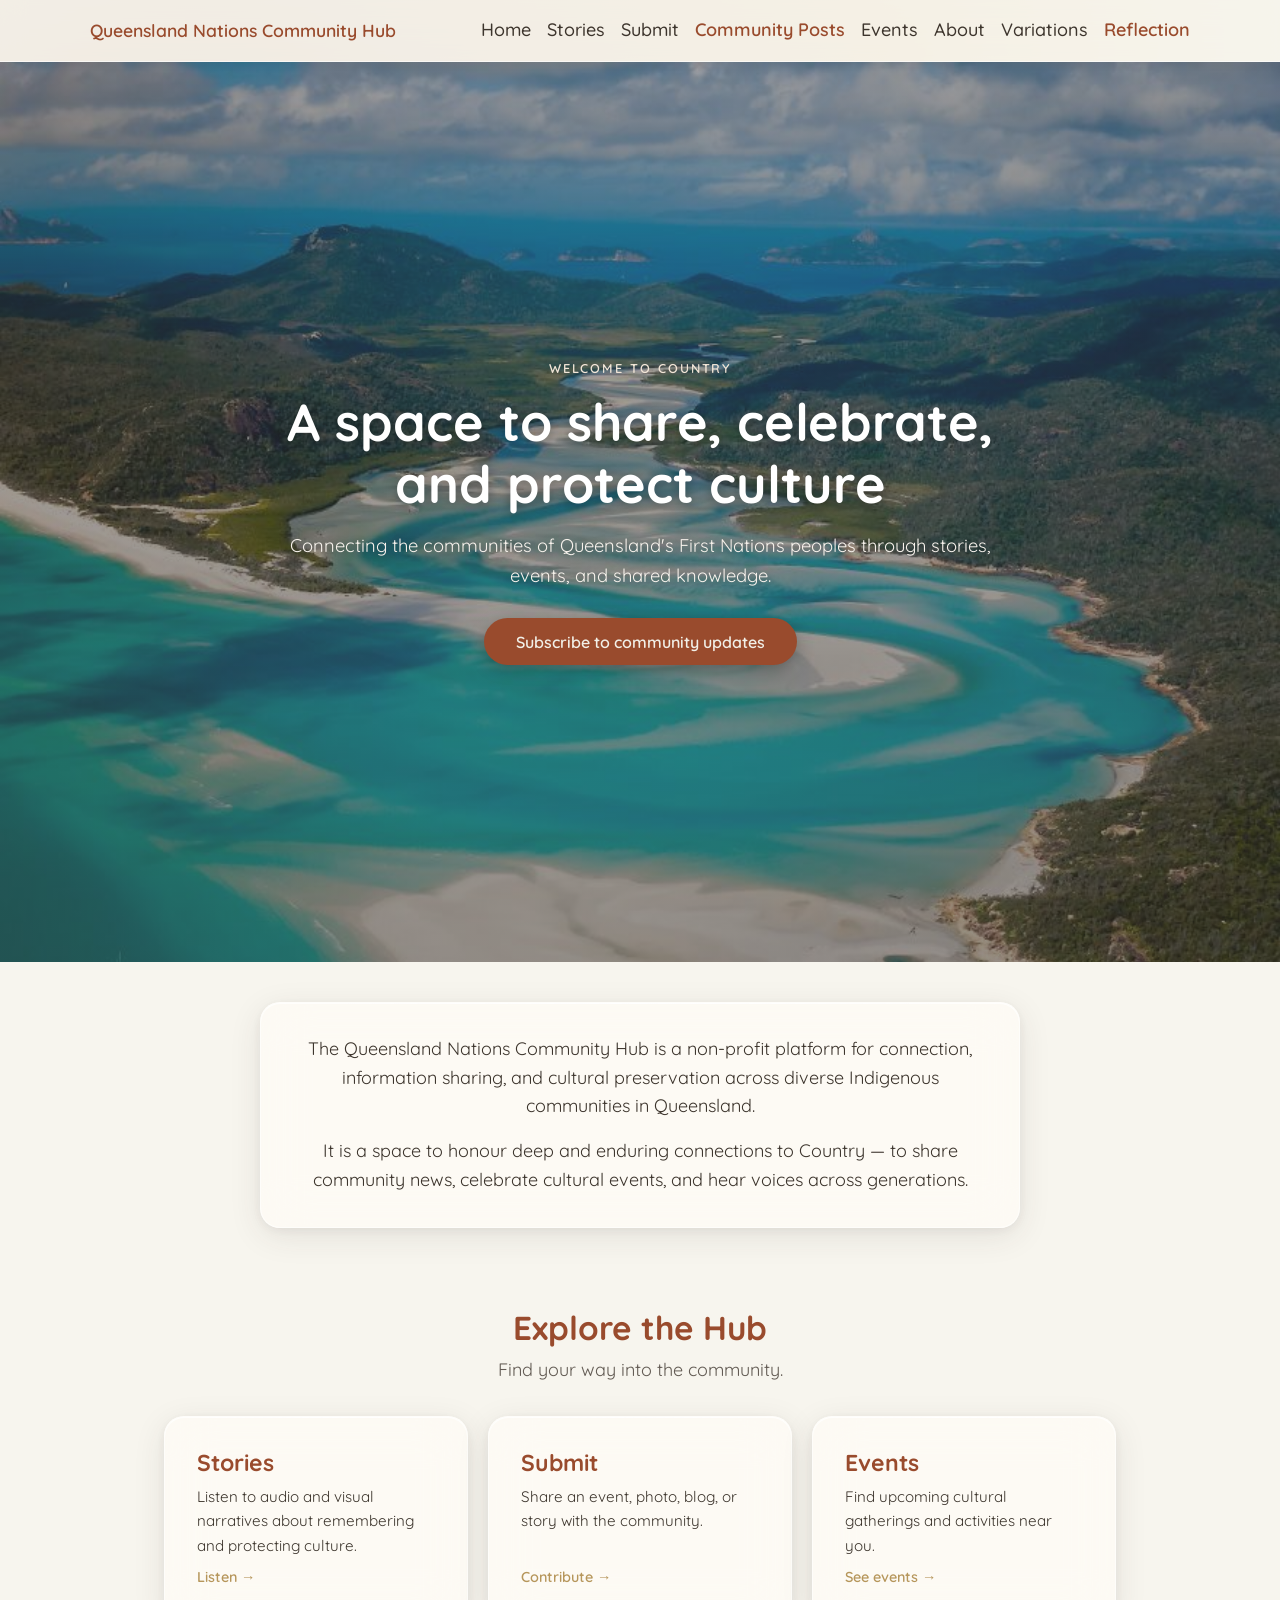
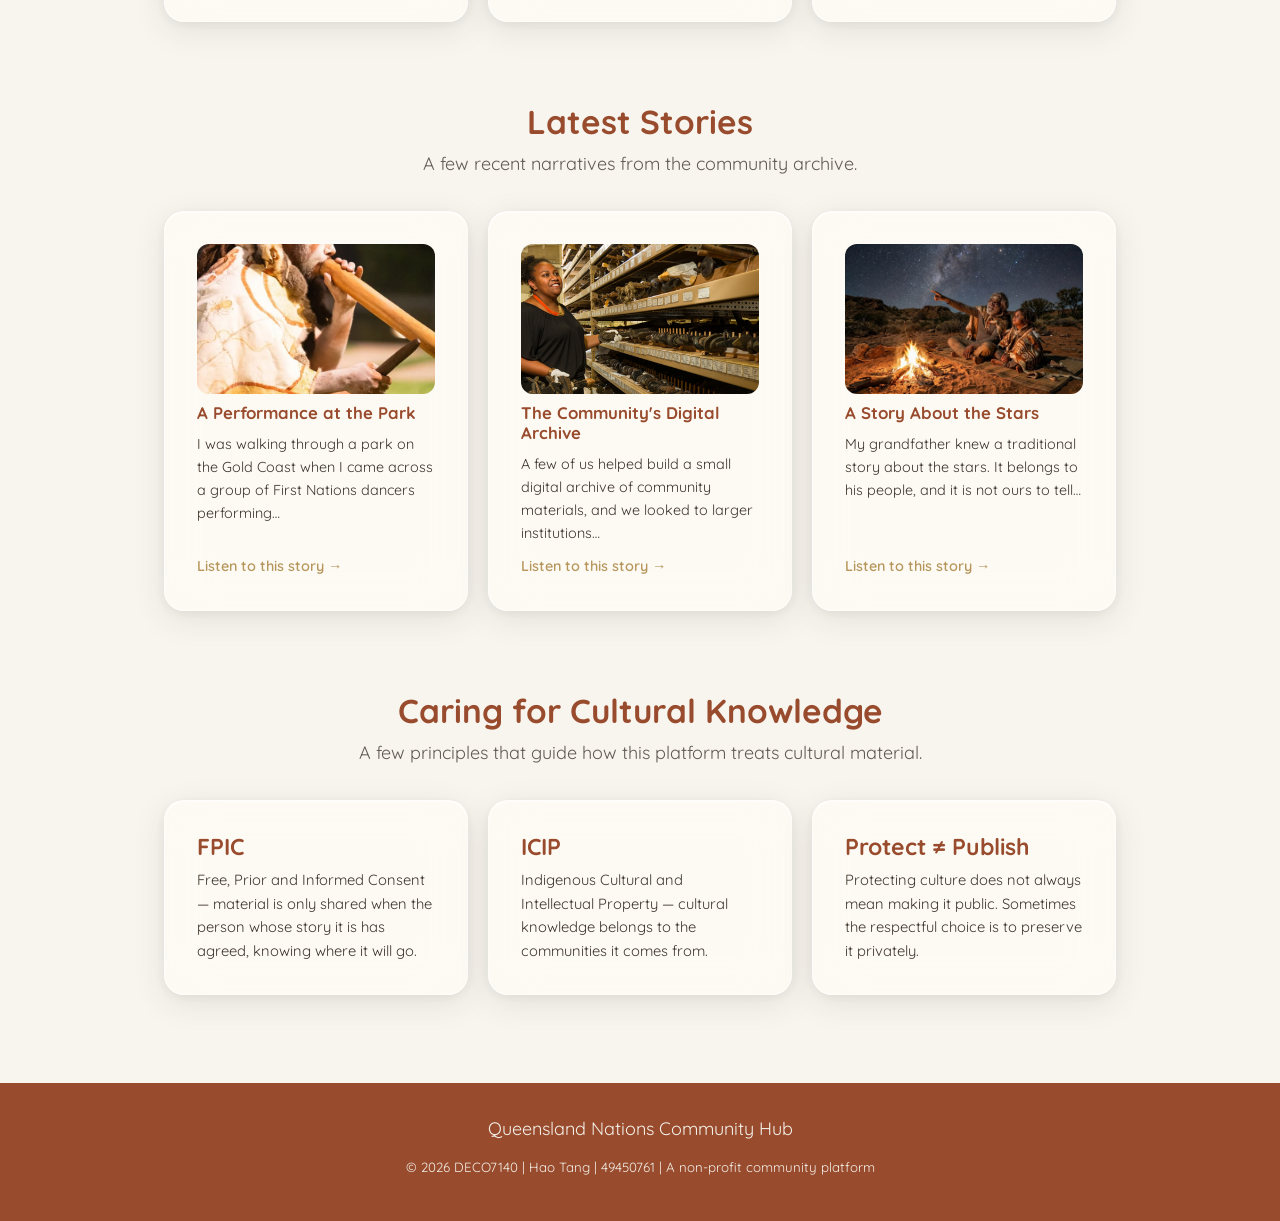
<file: workphase-3/index.html>
<!DOCTYPE html>
<html lang="en">

<head>
    <meta charset="UTF-8">
    <meta name="viewport" content="width=device-width, initial-scale=1.0">
    <title>Queensland Nations Community Hub</title>
    <link href="https://fonts.googleapis.com/css2?family=Quicksand:wght@400;500;600&display=swap" rel="stylesheet">
    <link rel="stylesheet" href="./css/pages/index.css">
</head>

<body>
    <header class="site-header">
        <div class="site-header__inner">
            <span class="site-header__logo">Queensland Nations Community Hub</span>
            <nav class="site-header__nav" aria-label="Main navigation">
                <a href="index.html">Home</a>
                <a href="extension.html">Stories</a>
                <a href="form.html">Submit</a>
                <a href="dynamic.html" aria-current="page">Community Posts</a>
                <a href="events.html">Events</a>
                <a href="about.html">About</a>
                <a href="variations.html">Variations</a>
                <a href="reflection.html" aria-current="page">Reflection</a>
            </nav>
        </div>
    </header>


    <main>
        <section class="hero">
            <div class="hero__inner">
                <p class="hero__welcome">Welcome to Country</p>
                <h1 class="hero__title">A space to share, celebrate, and protect culture</h1>
                <p class="hero__text">Connecting the communities of Queensland's First Nations peoples through stories,
                    events, and shared knowledge.</p>
                <button type="button" class="hero__cta" id="subscribe-open-hero">Subscribe to community updates</button>
            </div>
        </section>


        <section class="section">
            <div class="card intro-card">
                <p>The Queensland Nations Community Hub is a non-profit platform for connection, information sharing,
                    and cultural preservation across diverse Indigenous communities in Queensland.</p>
                <p>It is a space to honour deep and enduring connections to Country — to share community news, celebrate
                    cultural events, and hear voices across generations.</p>
            </div>
        </section>

        <section class="section">
            <h2 class="section__title">Explore the Hub</h2>
            <p class="section__subtitle">Find your way into the community.</p>
            <div class="nav-cards">
                <a class="card card--interactive nav-card" href="extension.html">
                    <h3 class="nav-card__title">Stories</h3>
                    <p class="nav-card__text">Listen to audio and visual narratives about remembering and protecting
                        culture.</p>
                    <span class="nav-card__more">Listen →</span>
                </a>
                <a class="card card--interactive nav-card" href="form.html">
                    <h3 class="nav-card__title">Submit</h3>
                    <p class="nav-card__text">Share an event, photo, blog, or story with the community.</p>
                    <span class="nav-card__more">Contribute →</span>
                </a>
                <a class="card card--interactive nav-card" href="events.html">
                    <h3 class="nav-card__title">Events</h3>
                    <p class="nav-card__text">Find upcoming cultural gatherings and activities near you.</p>
                    <span class="nav-card__more">See events →</span>
                </a>
            </div>
        </section>

        <section class="section" id="story-preview-section">
            <h2 class="section__title">Latest Stories</h2>
            <p class="section__subtitle">A few recent narratives from the community archive.</p>
            <div class="story-grid" id="story-preview"></div>
        </section>

        <section class="section">
            <h2 class="section__title">Caring for Cultural Knowledge</h2>
            <p class="section__subtitle">A few principles that guide how this platform treats cultural material.</p>
            <div class="edu-grid">
                <div class="card edu-card">
                    <h3 class="edu-card__term">FPIC</h3>
                    <p class="edu-card__text">Free, Prior and Informed Consent — material is only shared when the person
                        whose story it is has agreed, knowing where it will go.</p>
                </div>
                <div class="card edu-card">
                    <h3 class="edu-card__term">ICIP</h3>
                    <p class="edu-card__text">Indigenous Cultural and Intellectual Property — cultural knowledge belongs
                        to the communities it comes from.</p>
                </div>
                <div class="card edu-card">
                    <h3 class="edu-card__term">Protect ≠ Publish</h3>
                    <p class="edu-card__text">Protecting culture does not always mean making it public. Sometimes the
                        respectful choice is to preserve it privately.</p>
                </div>
            </div>
        </section>
    </main>

    <footer class="site-footer">
        <div class="site-footer__inner">
            <p>Queensland Nations Community Hub</p>
            <p><small>&copy; 2026 DECO7140 | Hao Tang | 49450761 | A non-profit community platform</small></p>
        </div>
    </footer>


    <dialog class="subscribe-dialog" id="subscribe-dialog" aria-labelledby="subscribe-title">
        <div class="card subscribe-dialog__card">
            <button type="button" class="subscribe-dialog__close" id="subscribe-close"
                aria-label="Close subscription form">&times;</button>

            <h2 class="form-card__title" id="subscribe-title">Stay Connected</h2>
            <p class="form-card__subtitle">Subscribe to receive community updates.</p>

            <form id="newsletter-form">
                <div class="form-group">
                    <label for="name">Name</label>
                    <input id="name" name="name" type="text" required>
                </div>

                <div class="form-group">
                    <label for="email">Email address</label>
                    <input id="email" name="email" type="email" required>
                </div>

                <div class="form-group">
                    <label for="frequency">Newsletter frequency</label>
                    <select id="frequency" name="frequency" required>
                        <option value="">Select a frequency</option>
                        <option value="weekly">Weekly</option>
                        <option value="monthly">Monthly</option>
                    </select>
                </div>

                <button type="submit" id="submit-button" class="btn-submit">Subscribe</button>

                <p id="form-message" role="status" aria-live="polite"></p>
            </form>
        </div>
    </dialog>

    <script type="module" src="js/pages/index.js"></script>
</body>

</html>
</file>
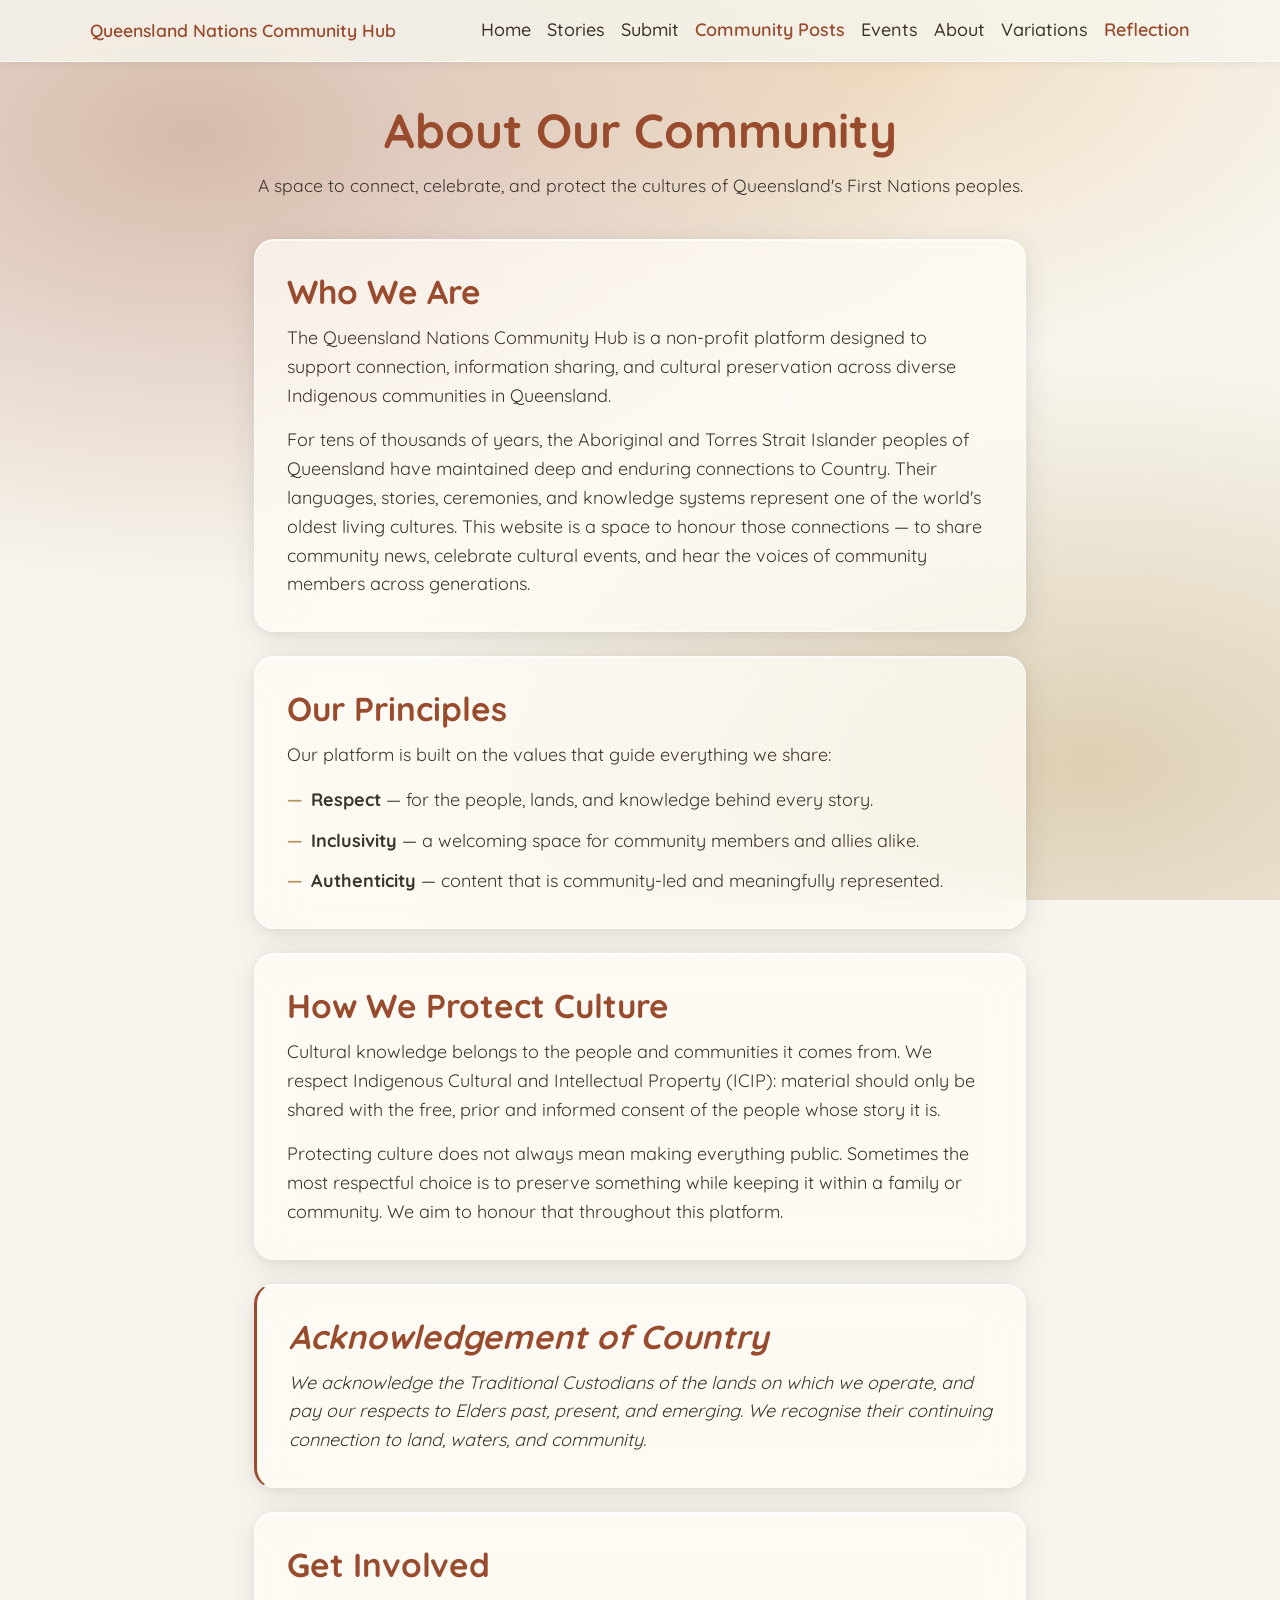
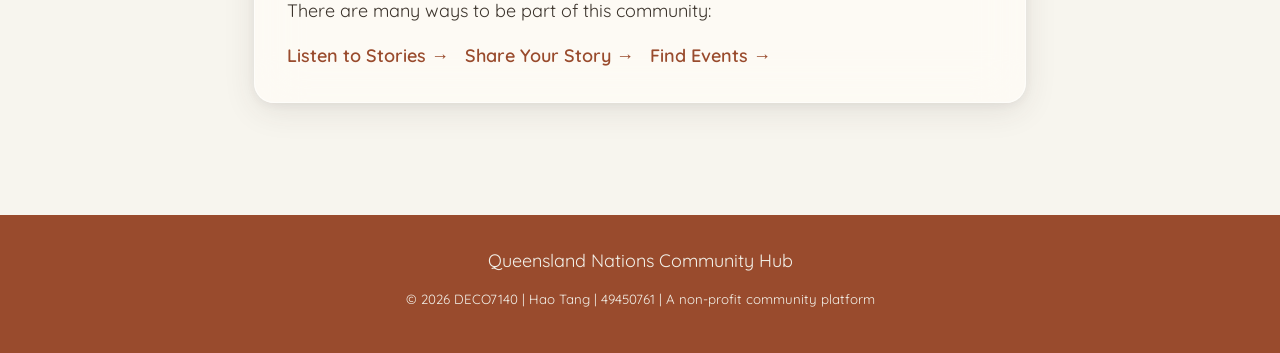
<file: workphase-3/about.html>
<!DOCTYPE html>
<html lang="en">

<head>
    <meta charset="UTF-8">
    <meta name="viewport" content="width=device-width, initial-scale=1.0">
    <title>About — Queensland Nations Community Hub</title>
    <link href="https://fonts.googleapis.com/css2?family=Quicksand:wght@400;500;600&display=swap" rel="stylesheet">
    <link rel="stylesheet" href="./css/pages/about.css">
</head>

<body>
    <header class="site-header">
        <div class="site-header__inner">
            <span class="site-header__logo">Queensland Nations Community Hub</span>
            <nav class="site-header__nav" aria-label="Main navigation">
                <a href="index.html">Home</a>
                <a href="extension.html">Stories</a>
                <a href="form.html">Submit</a>
                <a href="dynamic.html" aria-current="page">Community Posts</a>
                <a href="events.html">Events</a>
                <a href="about.html">About</a>
                <a href="variations.html">Variations</a>
                <a href="reflection.html" aria-current="page">Reflection</a>
            </nav>
        </div>
    </header>


    <main class="about-container">

        <div class="about-hero">
            <h1>About Our Community</h1>
            <p>A space to connect, celebrate, and protect the cultures of Queensland's First Nations peoples.</p>
        </div>


        <section class="card about-section">
            <h2>Who We Are</h2>
            <p>The Queensland Nations Community Hub is a non-profit platform designed to support connection, information
                sharing, and cultural preservation across diverse Indigenous communities in Queensland.</p>
            <p>For tens of thousands of years, the Aboriginal and Torres Strait Islander peoples of Queensland have
                maintained deep and enduring connections to Country. Their languages, stories, ceremonies, and knowledge
                systems represent one of the world's oldest living cultures. This website is a space to honour those
                connections — to share community news, celebrate cultural events, and hear the voices of community
                members across generations.</p>
        </section>


        <section class="card about-section">
            <h2>Our Principles</h2>
            <p>Our platform is built on the values that guide everything we share:</p>
            <ul class="about-principles">
                <li><strong>Respect</strong> — for the people, lands, and knowledge behind every story.</li>
                <li><strong>Inclusivity</strong> — a welcoming space for community members and allies alike.</li>
                <li><strong>Authenticity</strong> — content that is community-led and meaningfully represented.</li>
            </ul>
        </section>


        <section class="card about-section">
            <h2>How We Protect Culture</h2>
            <p>Cultural knowledge belongs to the people and communities it comes from. We respect Indigenous Cultural
                and Intellectual Property (ICIP): material should only be shared with the free, prior and informed
                consent of the people whose story it is.</p>
            <p>Protecting culture does not always mean making everything public. Sometimes the most respectful choice is
                to preserve something while keeping it within a family or community. We aim to honour that throughout
                this platform.</p>
        </section>

        <!-- Acknowledgement of Country -->
        <section class="card about-section about-acknowledgement">
            <h2>Acknowledgement of Country</h2>
            <p>We acknowledge the Traditional Custodians of the lands on which we operate, and pay our respects to
                Elders past, present, and emerging. We recognise their continuing connection to land, waters, and
                community.</p>
        </section>


        <section class="card about-section">
            <h2>Get Involved</h2>
            <p>There are many ways to be part of this community:</p>
            <div class="about-cta">
                <a href="extension.html">Listen to Stories →</a>
                <a href="form.html">Share Your Story →</a>
                <a href="events.html">Find Events →</a>
            </div>
        </section>

    </main>

    <footer class="site-footer">
        <div class="site-footer__inner">
            <p>Queensland Nations Community Hub</p>
            <p><small>© 2026 DECO7140 | Hao Tang | 49450761 | A non-profit community platform</small></p>
        </div>
    </footer>

</body>

</html>
</file>
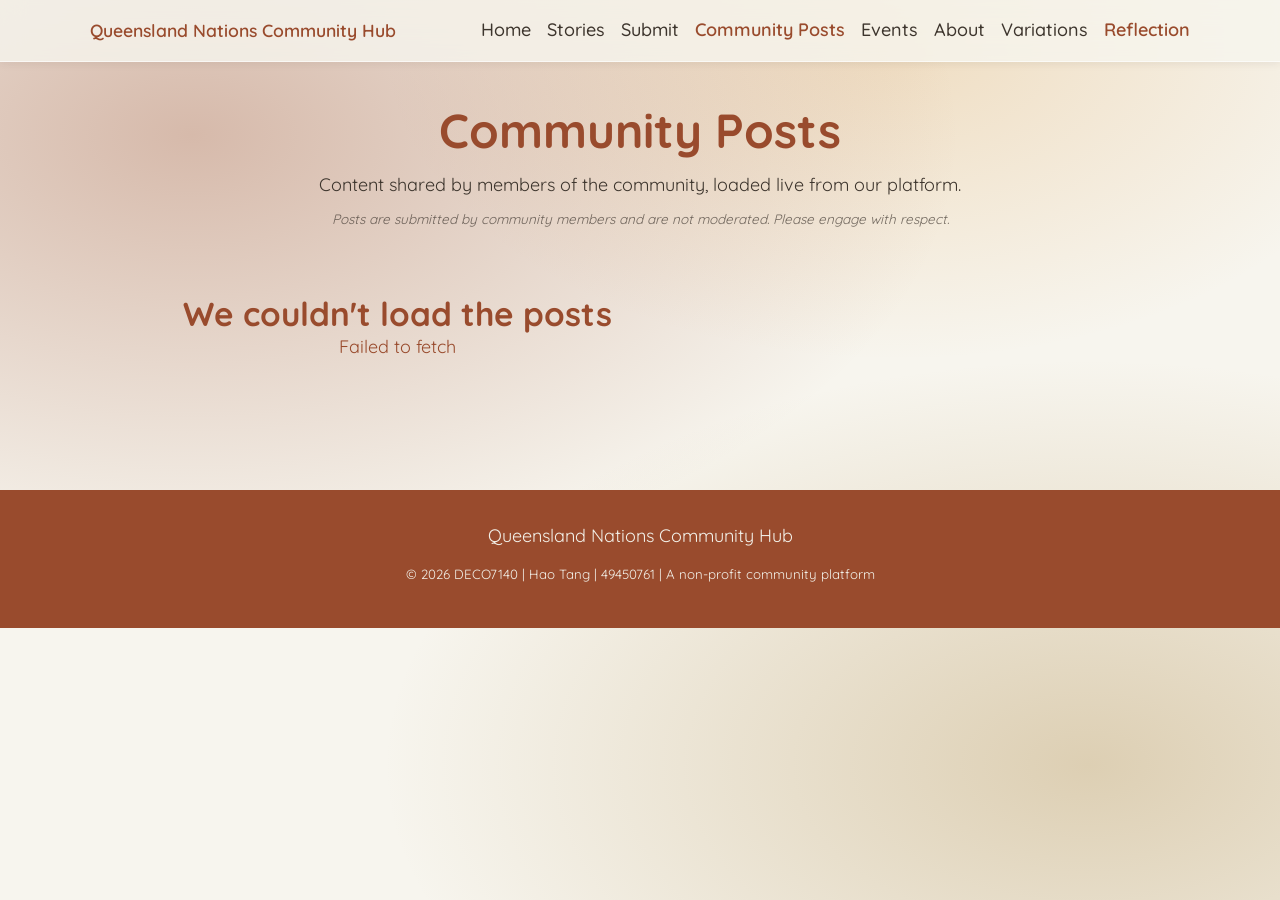
<file: workphase-3/dynamic.html>
<!DOCTYPE html>
<html lang="en">

<head>
    <meta charset="UTF-8">
    <meta name="viewport" content="width=device-width, initial-scale=1.0">
    <title>Community Posts — Queensland Nations Community Hub</title>
    <link href="https://fonts.googleapis.com/css2?family=Quicksand:wght@400;500;600&display=swap" rel="stylesheet">
    <link rel="stylesheet" href="./css/pages/dynamic.css">
</head>

<body>
    <header class="site-header">
        <div class="site-header__inner">
            <span class="site-header__logo">Queensland Nations Community Hub</span>
            <nav class="site-header__nav" aria-label="Main navigation">
                <a href="index.html">Home</a>
                <a href="extension.html">Stories</a>
                <a href="form.html">Submit</a>
                <a href="dynamic.html" aria-current="page">Community Posts</a>
                <a href="events.html">Events</a>
                <a href="about.html">About</a>
                <a href="variations.html">Variations</a>
                <a href="reflection.html" aria-current="page">Reflection</a>
            </nav>
        </div>
    </header>

    <main>
        <section class="posts-intro">
            <h1>Community Posts</h1>
            <p>Content shared by members of the community, loaded live from our platform.</p>
            <p class="posts-intro__notice">Posts are submitted by community members and are not moderated. Please engage with respect.</p>
        </section>

      
        <section class="posts-grid" id="posts-container" aria-label="Community posts"></section>
    </main>

    <footer class="site-footer">
        <div class="site-footer__inner">
            <p>Queensland Nations Community Hub</p>
            <p><small>&copy; 2026 DECO7140 | Hao Tang | 49450761 | A non-profit community platform</small></p>
        </div>
    </footer>

    <script type="module" src="js/pages/dynamic.js"></script>
</body>

</html>
</file>
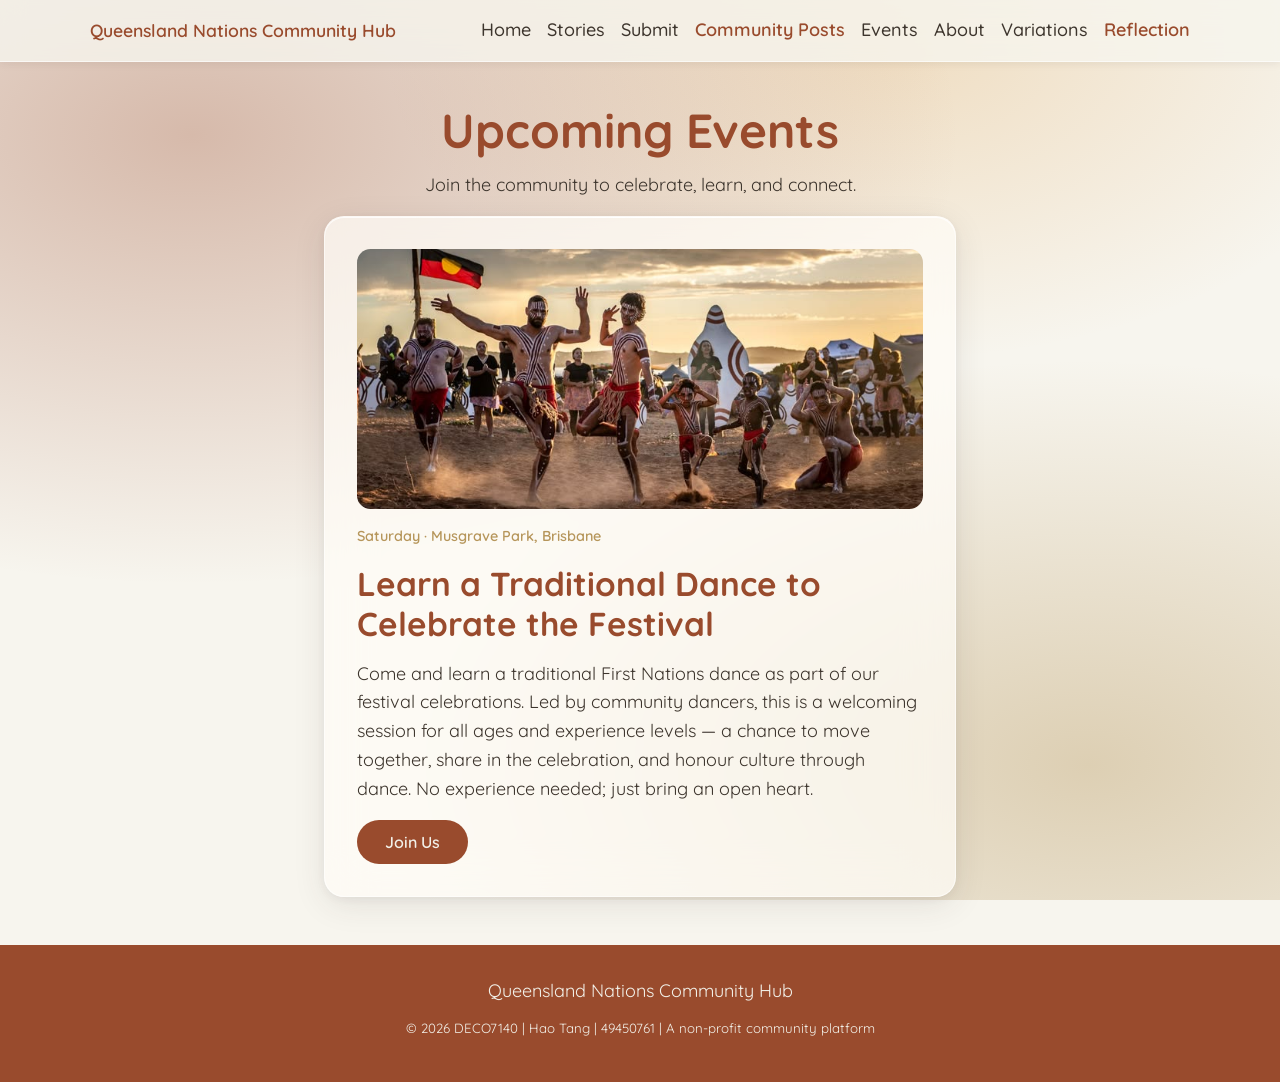
<file: workphase-3/events.html>
<!DOCTYPE html>
<html lang="en">

<head>
    <meta charset="UTF-8">
    <meta name="viewport" content="width=device-width, initial-scale=1.0">
    <title>Events — Queensland Nations Community Hub</title>
    <link href="https://fonts.googleapis.com/css2?family=Quicksand:wght@400;500;600&display=swap" rel="stylesheet">
    <link rel="stylesheet" href="./css/pages/events.css">
</head>

<body>
    <header class="site-header">
        <div class="site-header__inner">
            <span class="site-header__logo">Queensland Nations Community Hub</span>
            <nav class="site-header__nav" aria-label="Main navigation">
                <a href="index.html">Home</a>
                <a href="extension.html">Stories</a>
                <a href="form.html">Submit</a>
                <a href="dynamic.html" aria-current="page">Community Posts</a>
                <a href="events.html">Events</a>
                <a href="about.html">About</a>
                <a href="variations.html">Variations</a>
                <a href="reflection.html" aria-current="page">Reflection</a>
            </nav>
        </div>
    </header>

    <main>
        <section class="events-intro">
            <h1>Upcoming Events</h1>
            <p>Join the community to celebrate, learn, and connect.</p>
        </section>

        <div class="event-wrapper">
            <article class="card event-card">
                <img class="event-card__image" src="images/event-dance.png"
                    alt="Community members learning a traditional First Nations dance together outdoors.">
                <p class="event-card__meta">Saturday · Musgrave Park, Brisbane</p>
                <h2 class="event-card__title">Learn a Traditional Dance to Celebrate the Festival</h2>
                <p class="event-card__desc">
                    Come and learn a traditional First Nations dance as part of our festival celebrations.
                    Led by community dancers, this is a welcoming session for all ages and experience levels —
                    a chance to move together, share in the celebration, and honour culture through dance.
                    No experience needed; just bring an open heart.
                </p>
                <button type="button" class="event-card__join" id="join-open">Join Us</button>
            </article>
        </div>
    </main>

    <footer class="site-footer">
        <div class="site-footer__inner">
            <p>Queensland Nations Community Hub</p>
            <p><small>&copy; 2026 DECO7140 | Hao Tang | 49450761 | A non-profit community platform</small></p>
        </div>
    </footer>

    <dialog class="subscribe-dialog" id="subscribe-dialog" aria-labelledby="subscribe-title">
        <div class="card subscribe-dialog__card">
            <button type="button" class="subscribe-dialog__close" id="subscribe-close"
                aria-label="Close subscription form">&times;</button>

            <h2 class="form-card__title" id="subscribe-title">Join the Community</h2>
            <p class="form-card__subtitle">Subscribe to receive updates about this and future events.</p>

            <form id="newsletter-form">
                <div class="form-group">
                    <label for="name">Name</label>
                    <input id="name" name="name" type="text" required>
                </div>

                <div class="form-group">
                    <label for="email">Email address</label>
                    <input id="email" name="email" type="email" required>
                </div>

                <div class="form-group">
                    <label for="frequency">Newsletter frequency</label>
                    <select id="frequency" name="frequency" required>
                        <option value="">Select a frequency</option>
                        <option value="weekly">Weekly</option>
                        <option value="monthly">Monthly</option>
                    </select>
                </div>

                <button type="submit" id="submit-button" class="btn-submit">Subscribe</button>

                <p id="form-message" role="status" aria-live="polite"></p>
            </form>
        </div>
    </dialog>

    <script type="module" src="js/pages/events.js"></script>
</body>

</html>
</file>
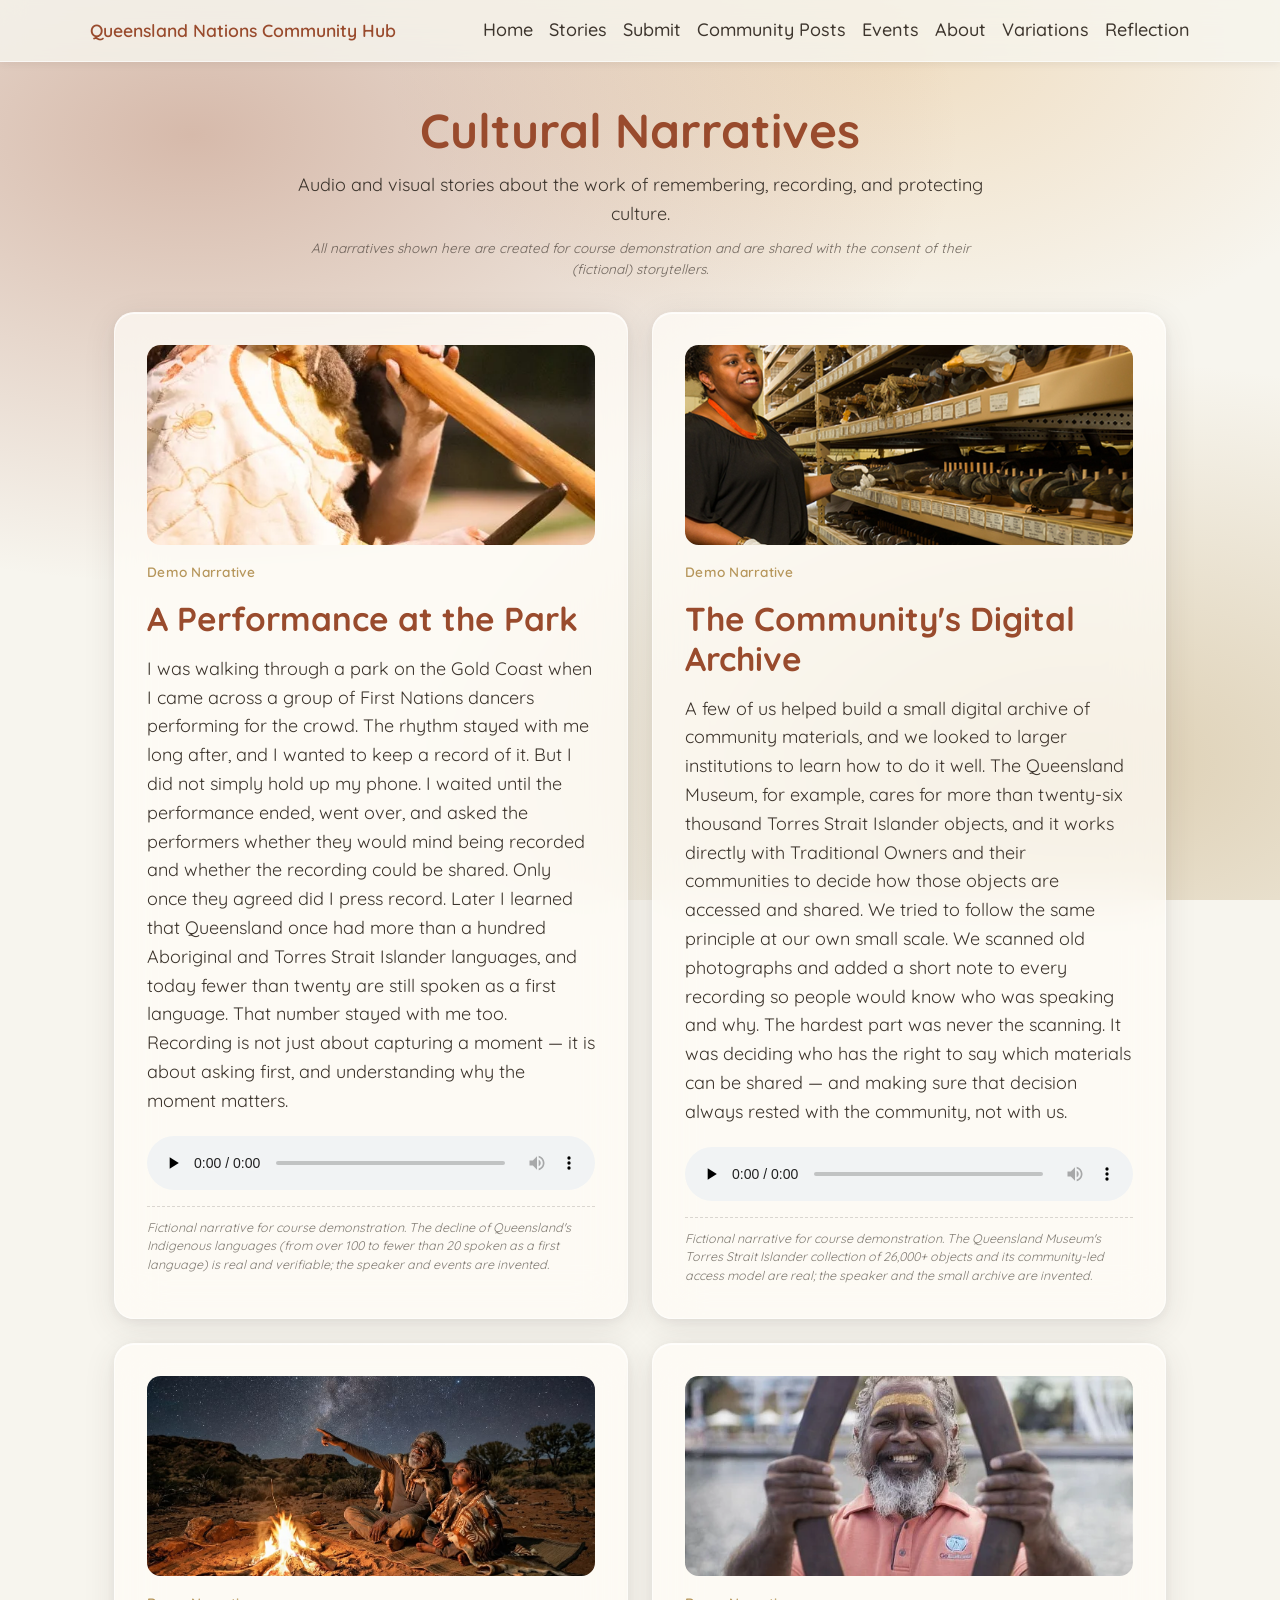
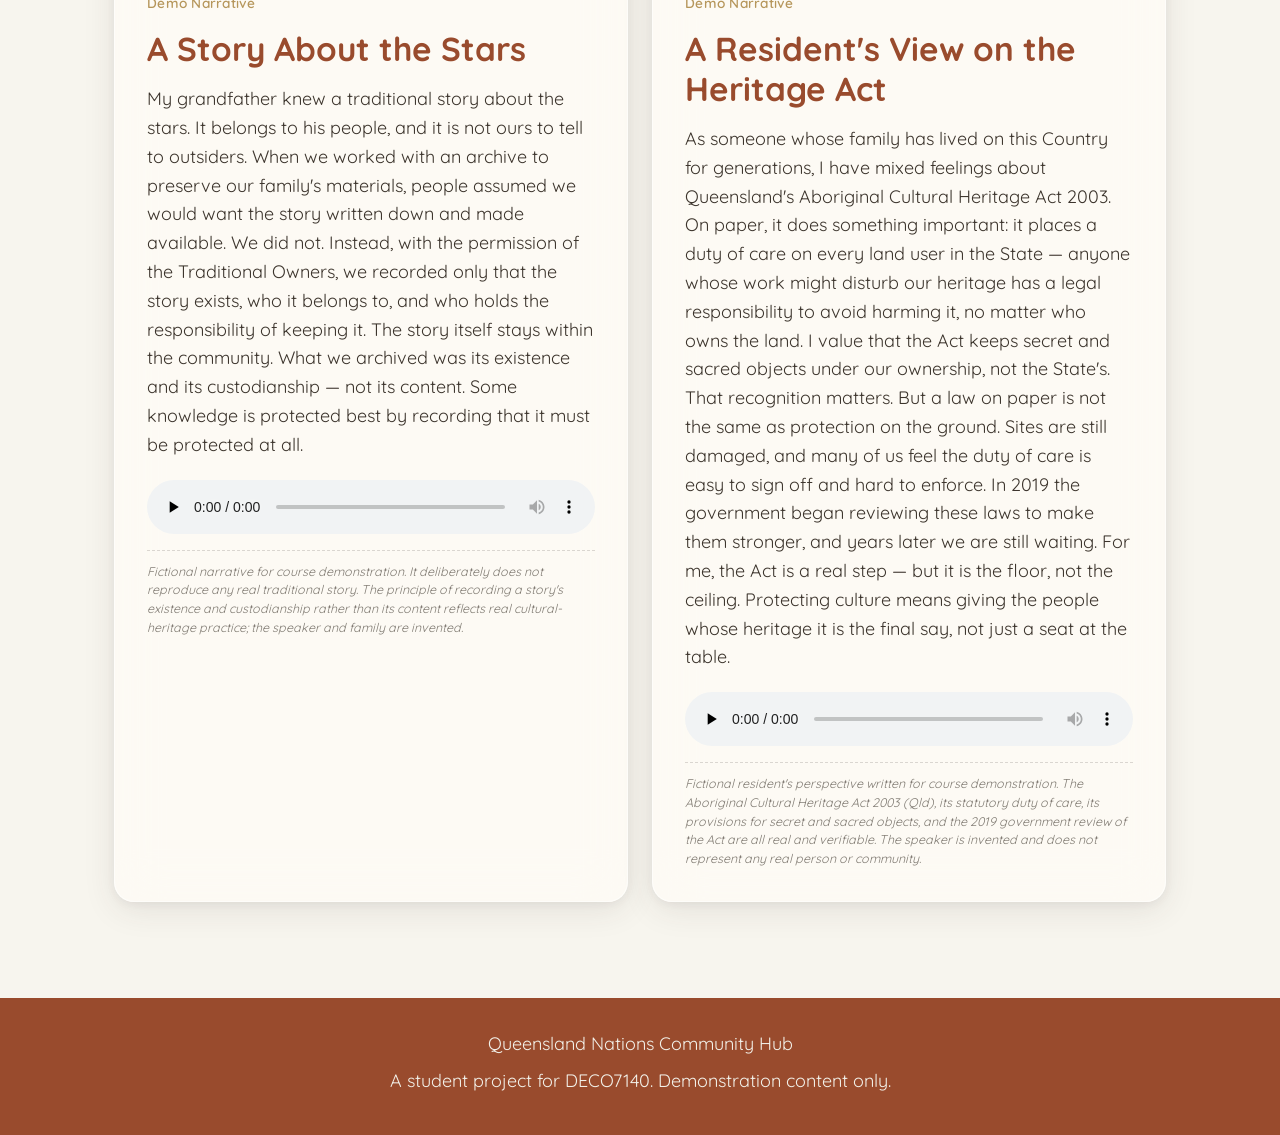
<file: workphase-3/extension.html>
<!DOCTYPE html>
<html lang="en">

<head>
    <meta charset="UTF-8">
    <meta name="viewport" content="width=device-width, initial-scale=1.0">
    <title>Cultural Narratives — Extension</title>
    <link href="https://fonts.googleapis.com/css2?family=Quicksand:wght@400;500;600&display=swap" rel="stylesheet">
    <link rel="stylesheet" href="./css/pages/extension.css">
</head>

<body>
    <header class="site-header">
        <div class="site-header__inner">
            <span class="site-header__logo">Queensland Nations Community Hub</span>
            <nav class="site-header__nav" aria-label="Main navigation">
                <a href="index.html">Home</a>
                <a href="extension.html">Stories</a>
                <a href="form.html">Submit</a>
                <a href="dynamic.html" aria-current="page">Community Posts</a>
                <a href="events.html">Events</a>
                <a href="about.html">About</a>
                <a href="variations.html">Variations</a>
                <a href="reflection.html" aria-current="page">Reflection</a>
            </nav>
        </div>
    </header>


    <main>
        <section class="extension-intro">
            <h1>Cultural Narratives</h1>
            <p>Audio and visual stories about the work of remembering, recording, and protecting culture.</p>
            <p class="extension-intro__consent">
                All narratives shown here are created for course demonstration and are shared with the consent of their
                (fictional) storytellers.
            </p>
        </section>


        <section class="narrative-grid" id="narrative-grid" aria-label="Cultural narratives"></section>
    </main>

    <footer class="site-footer">
        <div class="site-footer__inner">
            <p>Queensland Nations Community Hub</p>
            <p>A student project for DECO7140. Demonstration content only.</p>
        </div>
    </footer>

    <script type="module" src="js/pages/extension.js"></script>
</body>

</html>
</file>
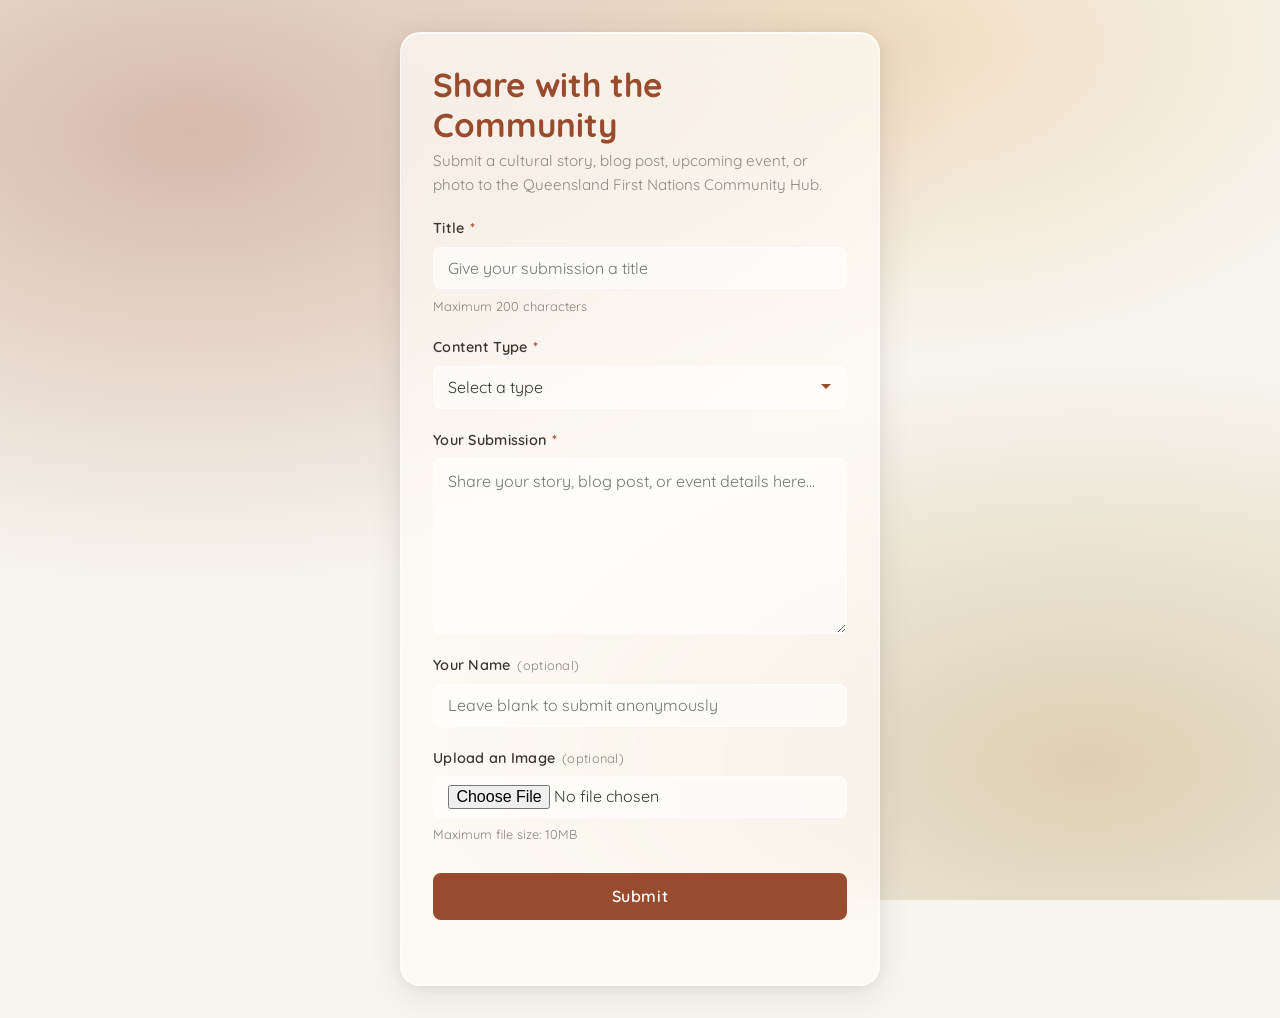
<file: workphase-3/form.html>
<!DOCTYPE html>
<html lang="en">

<head>
    <meta charset="UTF-8">
    <meta name="viewport" content="width=device-width, initial-scale=1.0">
    <title>Share with the Community</title>
    <link href="https://fonts.googleapis.com/css2?family=Quicksand:wght@400;500;600&display=swap" rel="stylesheet">
    <link rel="stylesheet" href="./css/pages/index.css">
</head>

<body>
    <div class="form-wrapper">
        <div class="card form-card">

            <h2 class="form-card__title">Share with the Community</h2>
            <p class="form-card__subtitle">
                Submit a cultural story, blog post, upcoming event, or photo to the Queensland First Nations Community
                Hub.
            </p>

            <form id="submission-form" novalidate>

                <!-- title → API: title (required, max 200 chars) -->
                <div class="form-group">
                    <label for="title">
                        Title <span class="form-required" aria-hidden="true">*</span>
                    </label>
                    <input id="title" name="title" type="text" maxlength="200" required aria-required="true"
                        placeholder="Give your submission a title">
                    <span class="form-hint">Maximum 200 characters</span>
                </div>

                <!-- content_type → API: content_type (required) -->
                <div class="form-group">
                    <label for="content_type">
                        Content Type <span class="form-required" aria-hidden="true">*</span>
                    </label>
                    <select id="content_type" name="content_type" required aria-required="true">
                        <option value="">Select a type</option>
                        <option value="story">Story</option>
                        <option value="blog">Blog</option>
                        <option value="event">Event</option>
                        <option value="photo">Photo</option>
                        <option value="other">Other</option>
                    </select>
                </div>

                <!-- event_date → API: event_date (conditional, only shown when type = event) -->
                <div class="form-group form-group--hidden" id="event-date-group" aria-hidden="true">
                    <label for="event_date">Event Date</label>
                    <input id="event_date" name="event_date" type="text"
                        placeholder="e.g. 04/05/2026 or 04/05/2026 14:30" disabled aria-describedby="event-date-hint">
                    <span class="form-hint" id="event-date-hint">
                        Australian format: DD/MM/YYYY or DD/MM/YYYY HH:MM
                    </span>
                </div>

                <!-- content → API: content (required) -->
                <div class="form-group">
                    <label for="content">
                        Your Submission <span class="form-required" aria-hidden="true">*</span>
                    </label>
                    <textarea id="content" name="content" rows="6" required aria-required="true"
                        placeholder="Share your story, blog post, or event details here…"></textarea>
                </div>

                <!-- author → API: author (optional, max 100 chars) -->
                <div class="form-group">
                    <label for="author">
                        Your Name <span class="form-optional">(optional)</span>
                    </label>
                    <input id="author" name="author" type="text" maxlength="100"
                        placeholder="Leave blank to submit anonymously">
                </div>

                <!-- uploaded_image → API: uploaded_image (optional, max 10MB) -->
                <div class="form-group">
                    <label for="uploaded_image">
                        Upload an Image <span class="form-optional">(optional)</span>
                    </label>
                    <input id="uploaded_image" name="uploaded_image" type="file" accept="image/*"
                        aria-describedby="image-hint">
                    <span class="form-hint" id="image-hint">Maximum file size: 10MB</span>
                </div>

                <button type="submit" id="submit-button" class="btn-submit">Submit</button>

                <p id="form-message" role="status" aria-live="polite"></p>

            </form>
        </div>
    </div>

    <script type="module" src="./js/pages/form.js"></script>
</body>

</html>
</file>
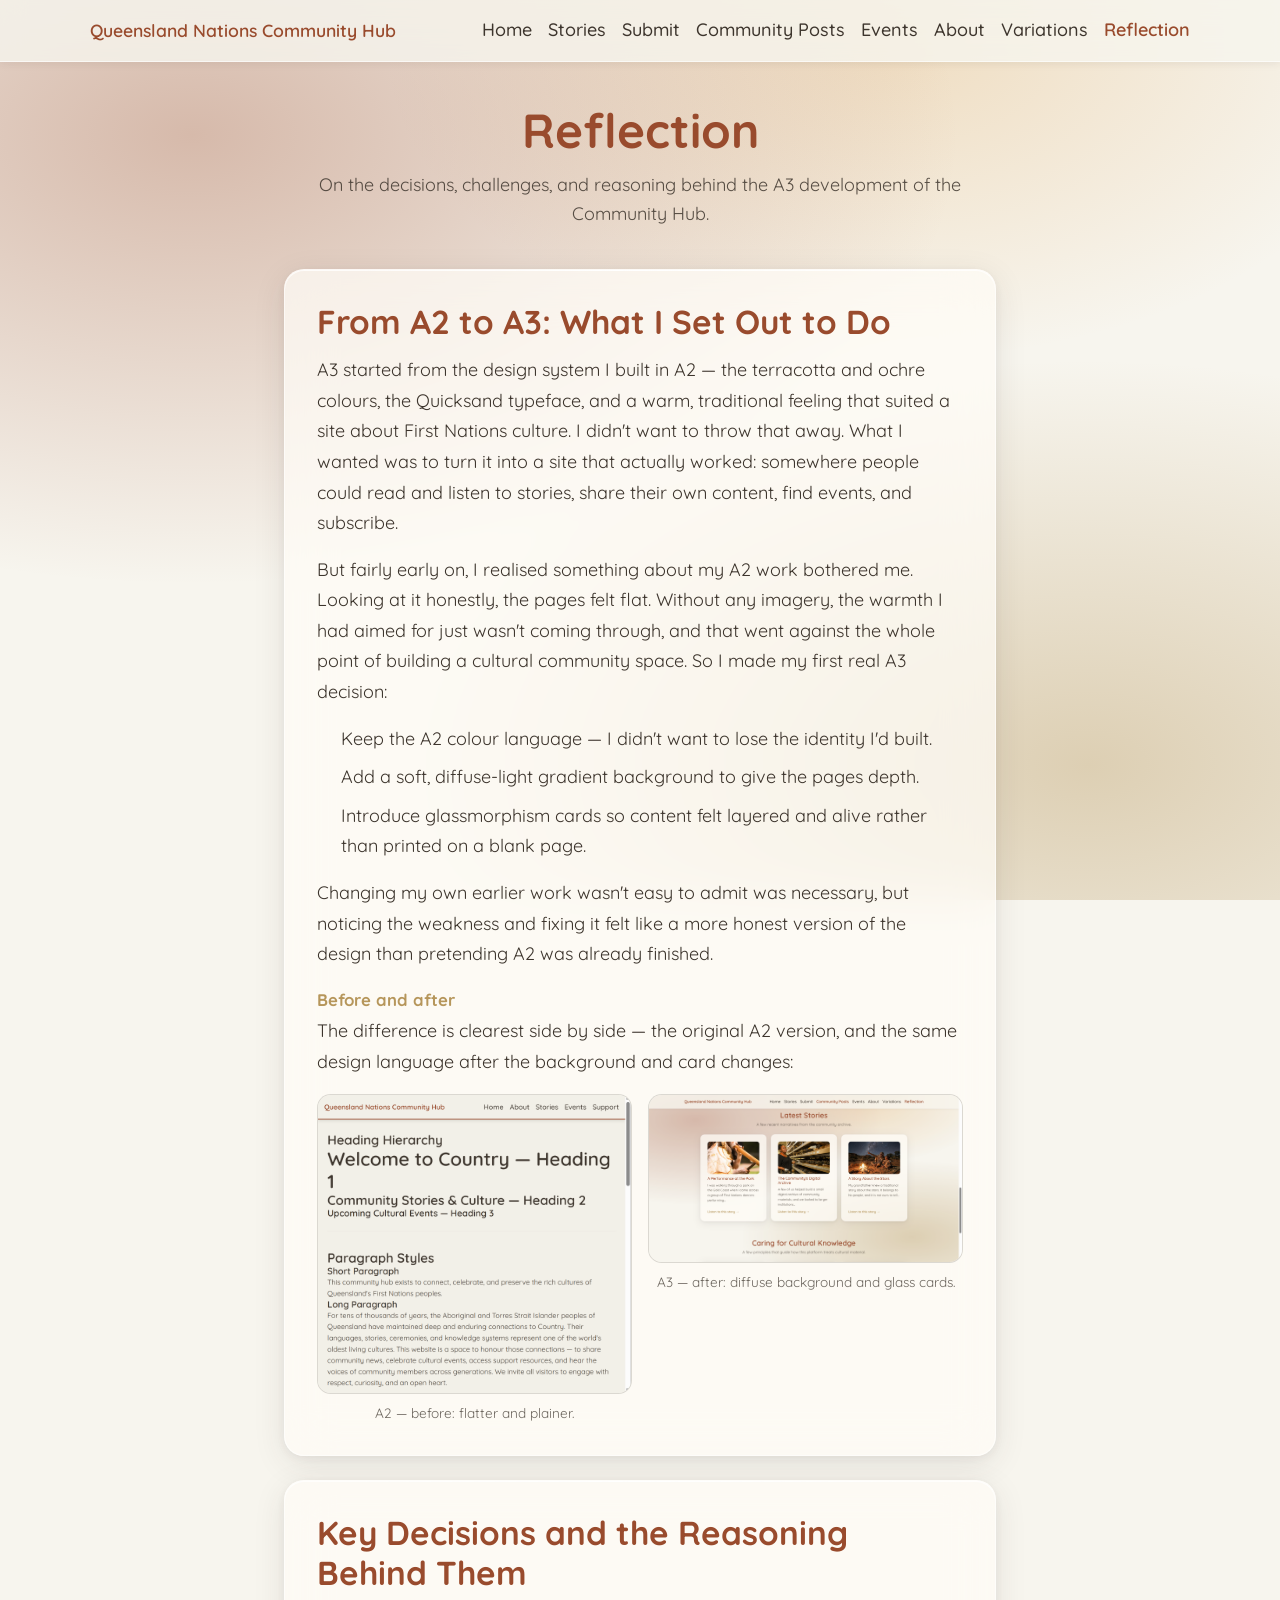
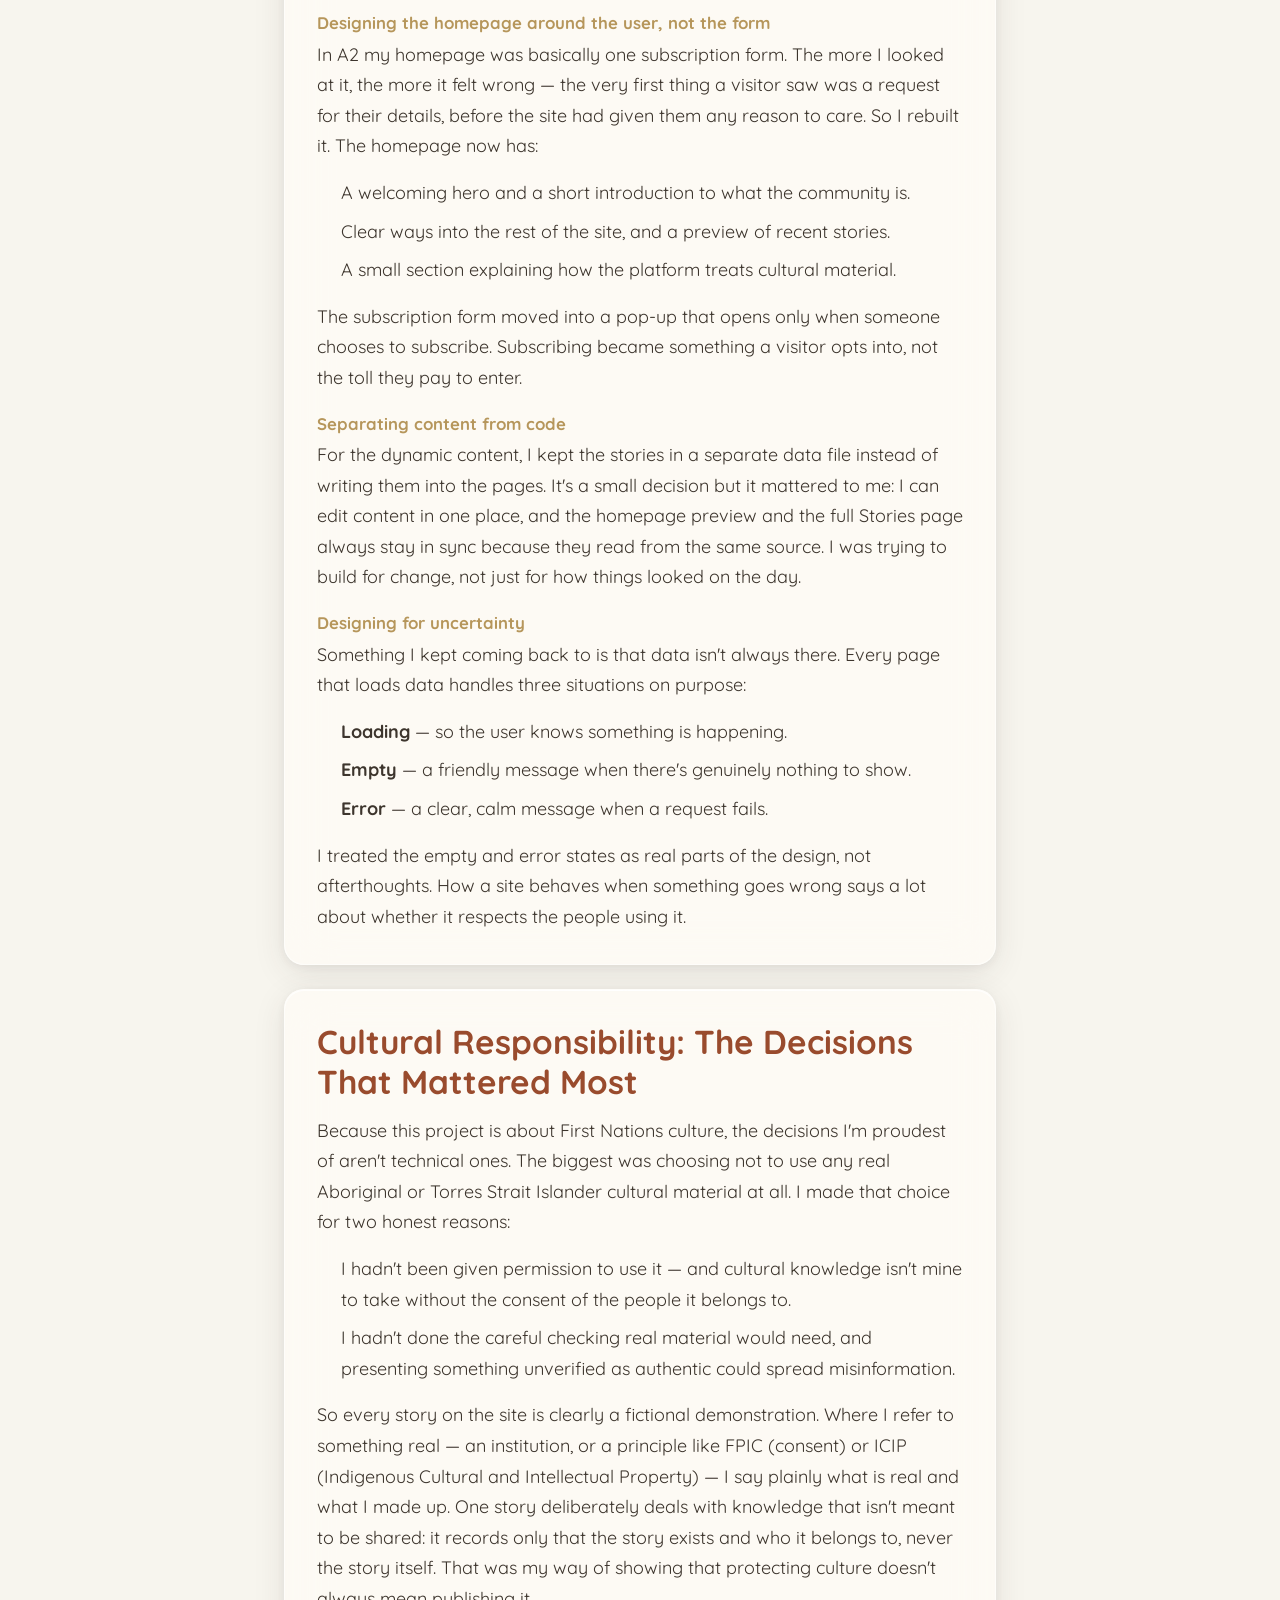
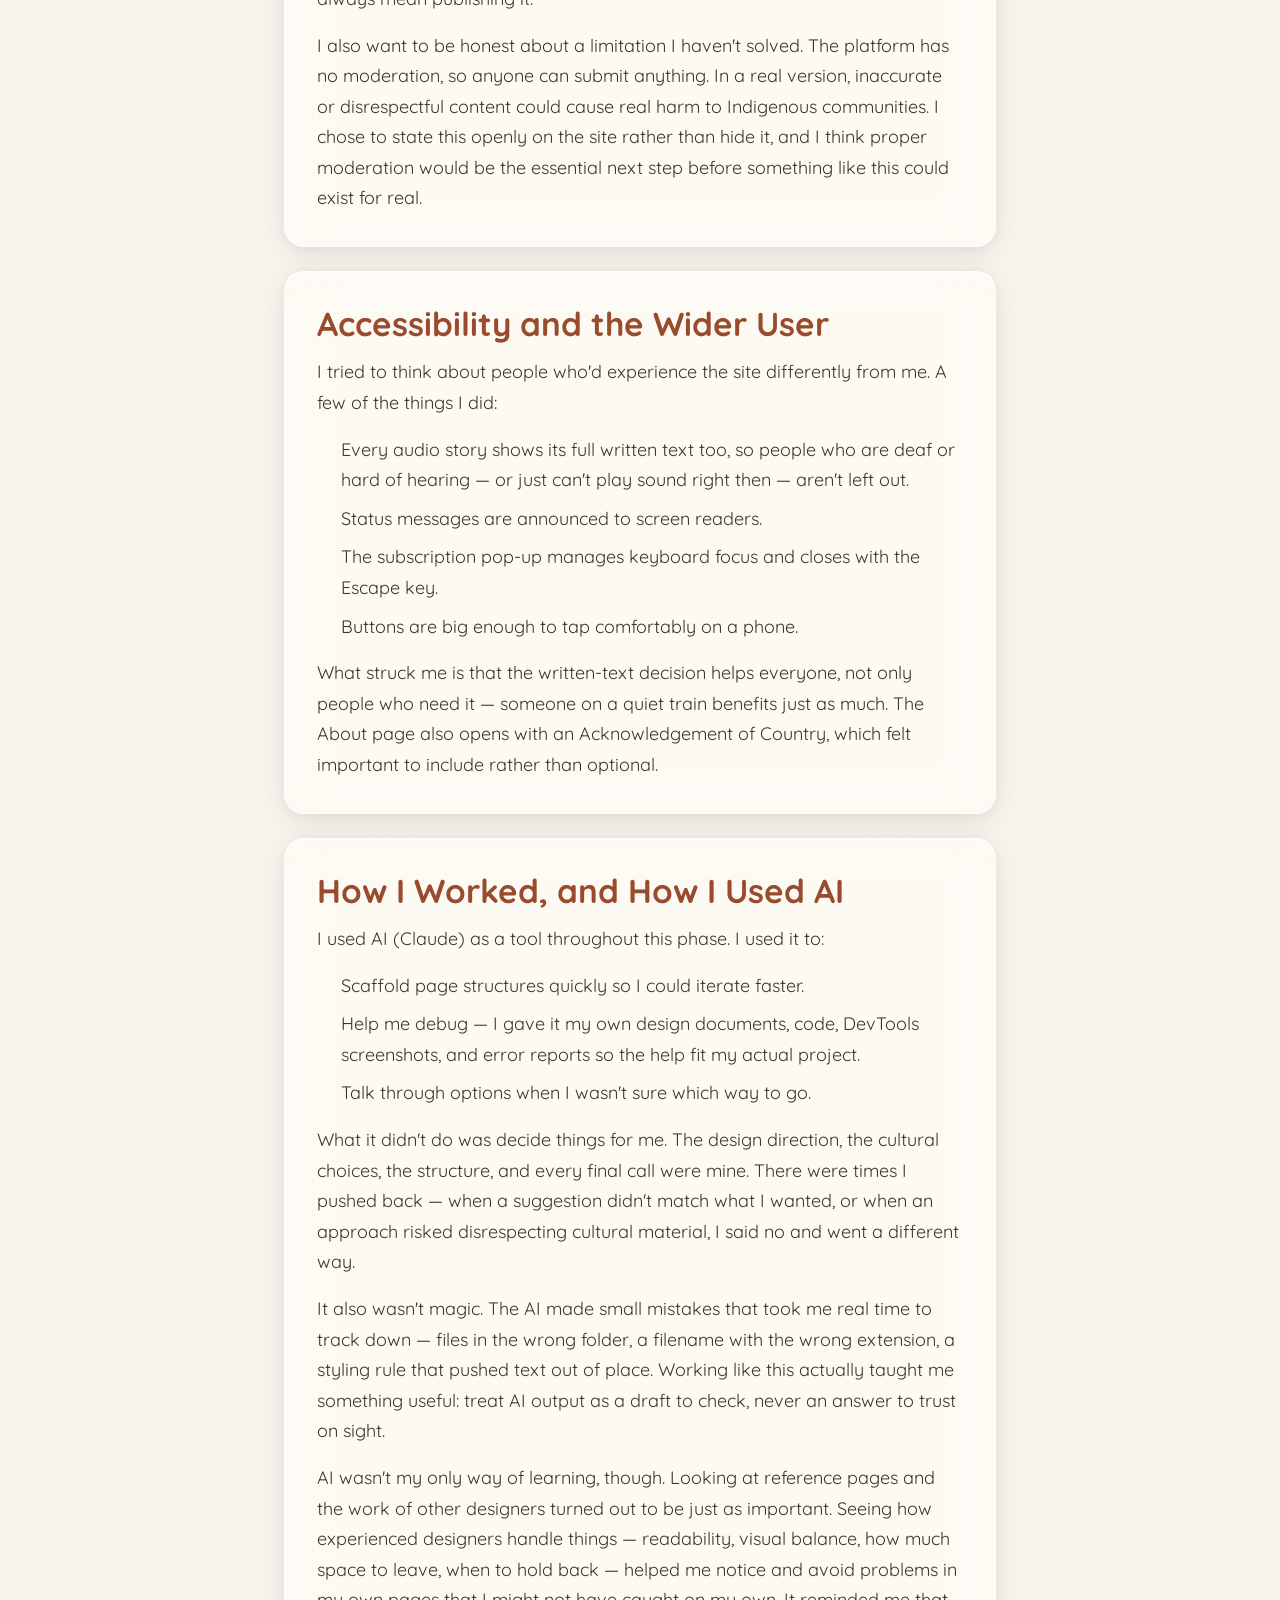
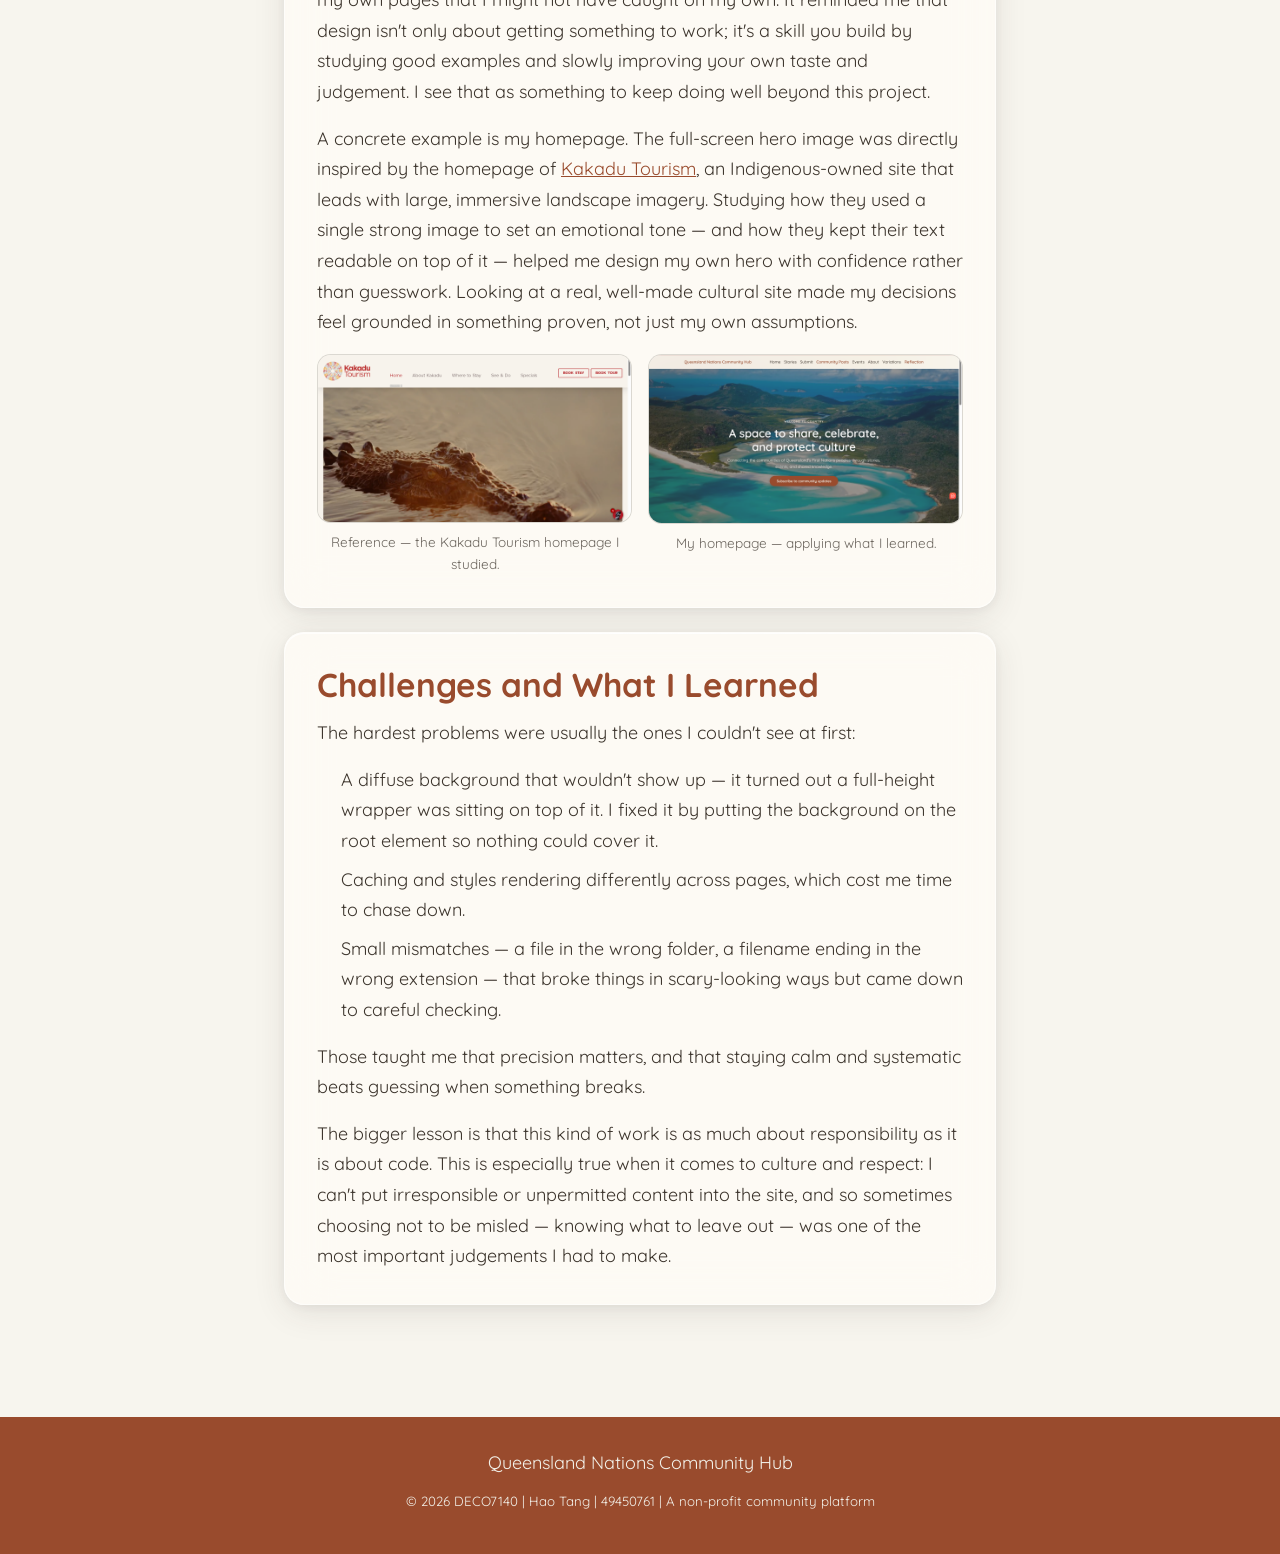
<file: workphase-3/reflection.html>
<!DOCTYPE html>
<html lang="en">

<head>
    <meta charset="UTF-8">
    <meta name="viewport" content="width=device-width, initial-scale=1.0">
    <title>Reflection — Queensland Nations Community Hub</title>
    <link href="https://fonts.googleapis.com/css2?family=Quicksand:wght@400;500;600&display=swap" rel="stylesheet">
    <link rel="stylesheet" href="./css/pages/reflection.css">
</head>

<body>
    <header class="site-header">
        <div class="site-header__inner">
            <span class="site-header__logo">Queensland Nations Community Hub</span>
            <nav class="site-header__nav" aria-label="Main navigation">
                <a href="index.html">Home</a>
                <a href="extension.html">Stories</a>
                <a href="form.html">Submit</a>
                <a href="dynamic.html">Community Posts</a>
                <a href="events.html">Events</a>
                <a href="about.html">About</a>
                <a href="variations.html">Variations</a>
                <a href="reflection.html" aria-current="page">Reflection</a>
            </nav>
        </div>
    </header>

    <main class="reflection">

        <div class="reflection__intro">
            <h1>Reflection</h1>
            <p>On the decisions, challenges, and reasoning behind the A3 development of the Community Hub.</p>
        </div>

        <section class="card reflection-section">
            <h2>From A2 to A3: What I Set Out to Do</h2>
            <p>A3 started from the design system I built in A2 — the terracotta and ochre colours, the Quicksand
                typeface, and a warm, traditional feeling that suited a site about First Nations culture. I didn't want
                to throw that away. What I wanted was to turn it into a site that actually worked: somewhere people
                could read and listen to stories, share their own content, find events, and subscribe.</p>
            <p>But fairly early on, I realised something about my A2 work bothered me. Looking at it honestly, the pages
                felt flat. Without any imagery, the warmth I had aimed for just wasn't coming through, and that went
                against the whole point of building a cultural community space. So I made my first real A3 decision:</p>
            <ul>
                <li>Keep the A2 colour language — I didn't want to lose the identity I'd built.</li>
                <li>Add a soft, diffuse-light gradient background to give the pages depth.</li>
                <li>Introduce glassmorphism cards so content felt layered and alive rather than printed on a blank page.
                </li>
            </ul>
            <p>Changing my own earlier work wasn't easy to admit was necessary, but noticing the weakness and fixing it
                felt like a more honest version of the design than pretending A2 was already finished.</p>

            <h3>Before and after</h3>
            <p>The difference is clearest side by side — the original A2 version, and the same design language after the
                background and card changes:</p>
            <div class="reflection-compare">
                <figure class="reflection-compare__item">
                    <img class="reflection-compare__image" src="images/compare-a2.png"
                        alt="The A2 version of the site, with a flatter, plainer appearance.">
                    <figcaption>A2 — before: flatter and plainer.</figcaption>
                </figure>
                <figure class="reflection-compare__item">
                    <img class="reflection-compare__image" src="images/compare-a3.png"
                        alt="The A3 version of the site, with a diffuse-light background and glassmorphism cards.">
                    <figcaption>A3 — after: diffuse background and glass cards.</figcaption>
                </figure>
            </div>
        </section>

        <section class="card reflection-section">
            <h2>Key Decisions and the Reasoning Behind Them</h2>

            <h3>Designing the homepage around the user, not the form</h3>
            <p>In A2 my homepage was basically one subscription form. The more I looked at it, the more it felt wrong —
                the very first thing a visitor saw was a request for their details, before the site had given them any
                reason to care. So I rebuilt it. The homepage now has:</p>
            <ul>
                <li>A welcoming hero and a short introduction to what the community is.</li>
                <li>Clear ways into the rest of the site, and a preview of recent stories.</li>
                <li>A small section explaining how the platform treats cultural material.</li>
            </ul>
            <p>The subscription form moved into a pop-up that opens only when someone chooses to subscribe. Subscribing
                became something a visitor opts into, not the toll they pay to enter.</p>

            <h3>Separating content from code</h3>
            <p>For the dynamic content, I kept the stories in a separate data file instead of writing them into the
                pages. It's a small decision but it mattered to me: I can edit content in one place, and the homepage
                preview and the full Stories page always stay in sync because they read from the same source. I was
                trying to build for change, not just for how things looked on the day.</p>

            <h3>Designing for uncertainty</h3>
            <p>Something I kept coming back to is that data isn't always there. Every page that loads data handles three
                situations on purpose:</p>
            <ul>
                <li><strong>Loading</strong> — so the user knows something is happening.</li>
                <li><strong>Empty</strong> — a friendly message when there's genuinely nothing to show.</li>
                <li><strong>Error</strong> — a clear, calm message when a request fails.</li>
            </ul>
            <p>I treated the empty and error states as real parts of the design, not afterthoughts. How a site behaves
                when something goes wrong says a lot about whether it respects the people using it.</p>
        </section>

        <section class="card reflection-section">
            <h2>Cultural Responsibility: The Decisions That Mattered Most</h2>
            <p>Because this project is about First Nations culture, the decisions I'm proudest of aren't technical ones.
                The biggest was choosing not to use any real Aboriginal or Torres Strait Islander cultural material at
                all. I made that choice for two honest reasons:</p>
            <ul>
                <li>I hadn't been given permission to use it — and cultural knowledge isn't mine to take without the
                    consent of the people it belongs to.</li>
                <li>I hadn't done the careful checking real material would need, and presenting something unverified as
                    authentic could spread misinformation.</li>
            </ul>
            <p>So every story on the site is clearly a fictional demonstration. Where I refer to something real — an
                institution, or a principle like FPIC (consent) or ICIP (Indigenous Cultural and Intellectual Property)
                — I say plainly what is real and what I made up. One story deliberately deals with knowledge that isn't
                meant to be shared: it records only that the story exists and who it belongs to, never the story itself.
                That was my way of showing that protecting culture doesn't always mean publishing it.</p>
            <p>I also want to be honest about a limitation I haven't solved. The platform has no moderation, so anyone
                can submit anything. In a real version, inaccurate or disrespectful content could cause real harm to
                Indigenous communities. I chose to state this openly on the site rather than hide it, and I think proper
                moderation would be the essential next step before something like this could exist for real.</p>
        </section>

        <section class="card reflection-section">
            <h2>Accessibility and the Wider User</h2>
            <p>I tried to think about people who'd experience the site differently from me. A few of the things I did:
            </p>
            <ul>
                <li>Every audio story shows its full written text too, so people who are deaf or hard of hearing — or
                    just can't play sound right then — aren't left out.</li>
                <li>Status messages are announced to screen readers.</li>
                <li>The subscription pop-up manages keyboard focus and closes with the Escape key.</li>
                <li>Buttons are big enough to tap comfortably on a phone.</li>
            </ul>
            <p>What struck me is that the written-text decision helps everyone, not only people who need it — someone on
                a quiet train benefits just as much. The About page also opens with an Acknowledgement of Country, which
                felt important to include rather than optional.</p>
        </section>

        <section class="card reflection-section">
            <h2>How I Worked, and How I Used AI</h2>
            <p>I used AI (Claude) as a tool throughout this phase. I used it to:</p>
            <ul>
                <li>Scaffold page structures quickly so I could iterate faster.</li>
                <li>Help me debug — I gave it my own design documents, code, DevTools screenshots, and error reports so
                    the help fit my actual project.</li>
                <li>Talk through options when I wasn't sure which way to go.</li>
            </ul>
            <p>What it didn't do was decide things for me. The design direction, the cultural choices, the structure,
                and every final call were mine. There were times I pushed back — when a suggestion didn't match what I
                wanted, or when an approach risked disrespecting cultural material, I said no and went a different way.
            </p>
            <p>It also wasn't magic. The AI made small mistakes that took me real time to track down — files in the
                wrong folder, a filename with the wrong extension, a styling rule that pushed text out of place. Working
                like this actually taught me something useful: treat AI output as a draft to check, never an answer to
                trust on sight.</p>
            <p>AI wasn't my only way of learning, though. Looking at reference pages and the work of other designers
                turned out to be just as important. Seeing how experienced designers handle things — readability, visual
                balance, how much space to leave, when to hold back — helped me notice and avoid problems in my own
                pages that I might not have caught on my own. It reminded me that design isn't only about getting
                something to work; it's a skill you build by studying good examples and slowly improving your own taste
                and judgement. I see that as something to keep doing well beyond this project.</p>
            <p>A concrete example is my homepage. The full-screen hero image was directly inspired by the homepage of <a
                    href="https://kakadutourism.com/" target="_blank" rel="noopener">Kakadu Tourism</a>, an
                Indigenous-owned site that leads with large, immersive landscape imagery. Studying how they used a
                single strong image to set an emotional tone — and how they kept their text readable on top of it —
                helped me design my own hero with confidence rather than guesswork. Looking at a real, well-made
                cultural site made my decisions feel grounded in something proven, not just my own assumptions.</p>
            <div class="reflection-compare">
                <figure class="reflection-compare__item">
                    <img class="reflection-compare__image" src="images/reference-kakadu.png"
                        alt="The Kakadu Tourism homepage, which uses a large full-screen landscape image.">
                    <figcaption>Reference — the Kakadu Tourism homepage I studied.</figcaption>
                </figure>
                <figure class="reflection-compare__item">
                    <img class="reflection-compare__image" src="images/my-homepage.png"
                        alt="My own homepage, with a full-screen hero image and overlaid text.">
                    <figcaption>My homepage — applying what I learned.</figcaption>
                </figure>
            </div>
        </section>

        <section class="card reflection-section">
            <h2>Challenges and What I Learned</h2>
            <p>The hardest problems were usually the ones I couldn't see at first:</p>
            <ul>
                <li>A diffuse background that wouldn't show up — it turned out a full-height wrapper was sitting on top
                    of it. I fixed it by putting the background on the root element so nothing could cover it.</li>
                <li>Caching and styles rendering differently across pages, which cost me time to chase down.</li>
                <li>Small mismatches — a file in the wrong folder, a filename ending in the wrong extension — that broke
                    things in scary-looking ways but came down to careful checking.</li>
            </ul>
            <p>Those taught me that precision matters, and that staying calm and systematic beats guessing when
                something breaks.</p>
            <p>The bigger lesson is that this kind of work is as much about responsibility as it is about code. This is
                especially true when it comes to culture and respect: I can't put irresponsible or unpermitted content
                into the site, and so sometimes choosing not to be misled — knowing what to leave out — was one of the
                most important judgements I had to make.</p>
        </section>

    </main>

    <footer class="site-footer">
        <div class="site-footer__inner">
            <p>Queensland Nations Community Hub</p>
            <p><small>&copy; 2026 DECO7140 | Hao Tang | 49450761 | A non-profit community platform</small></p>
        </div>
    </footer>

</body>

</html>
</file>
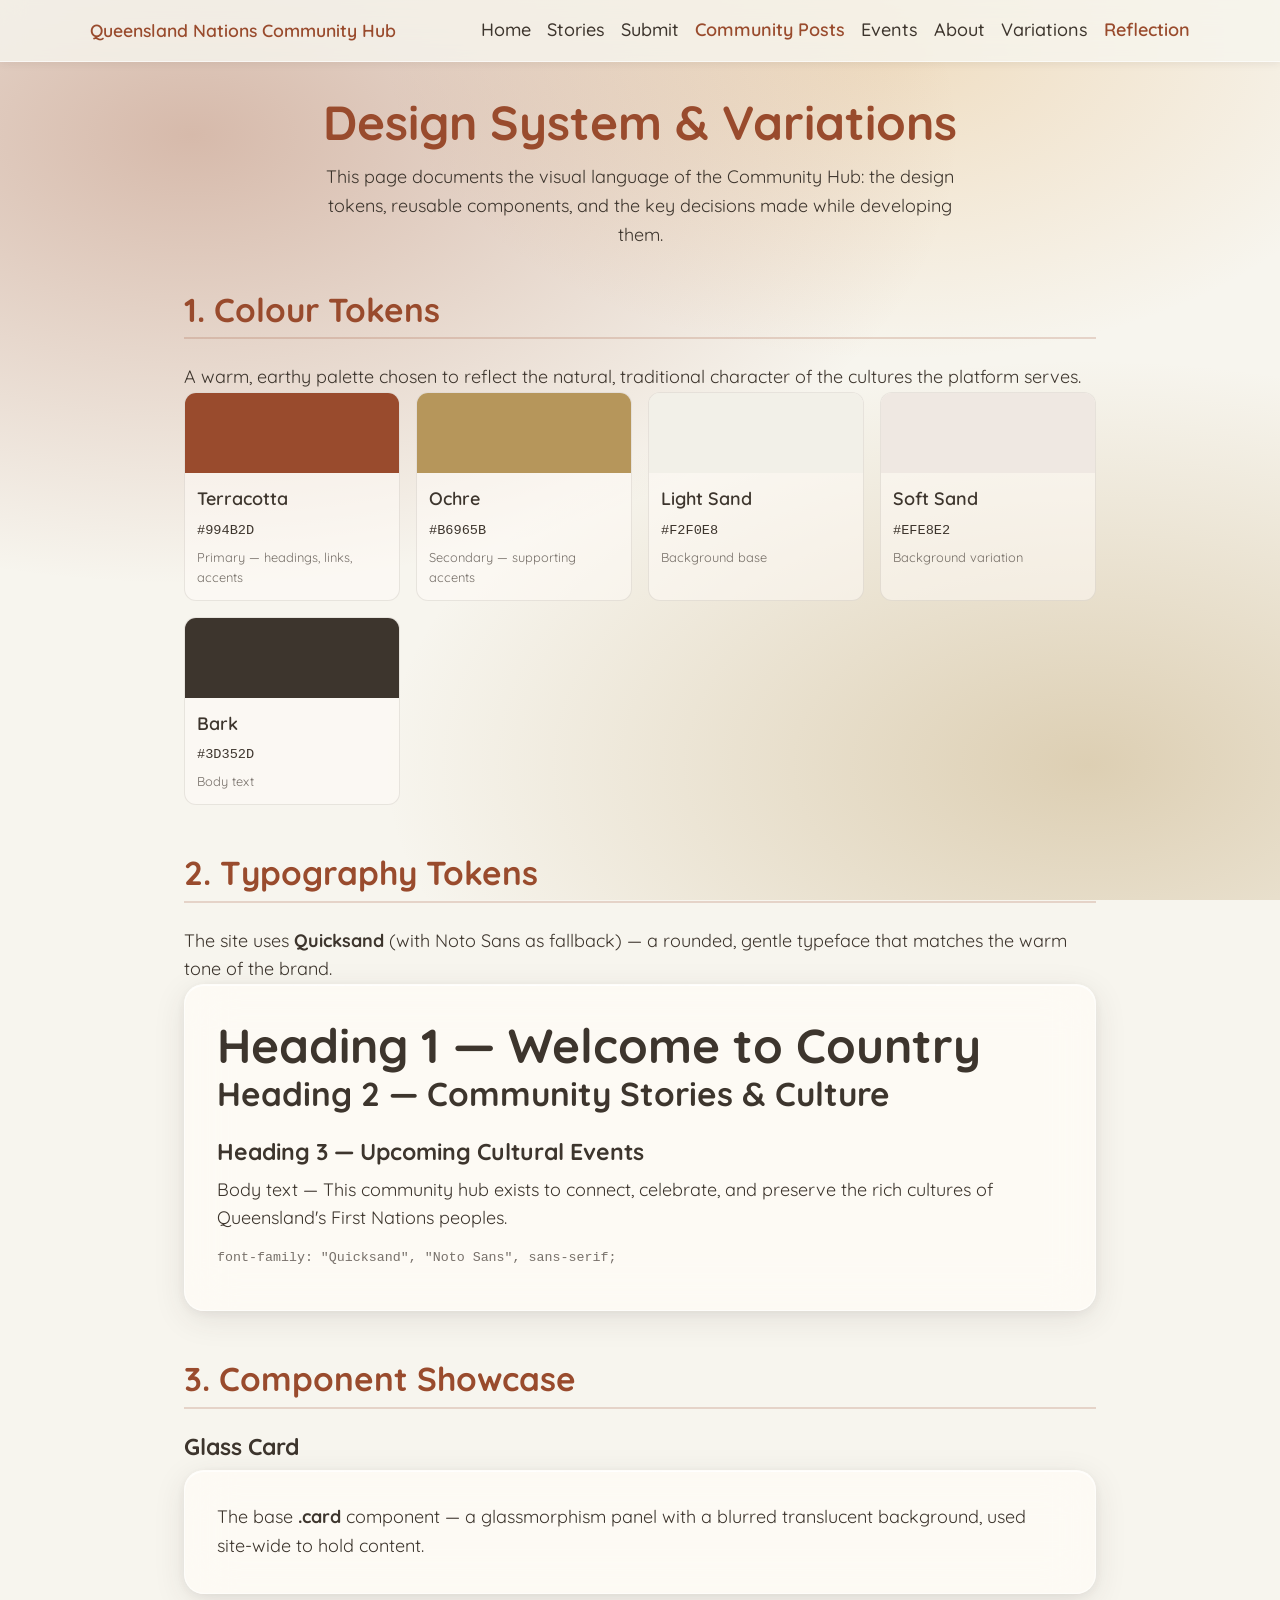
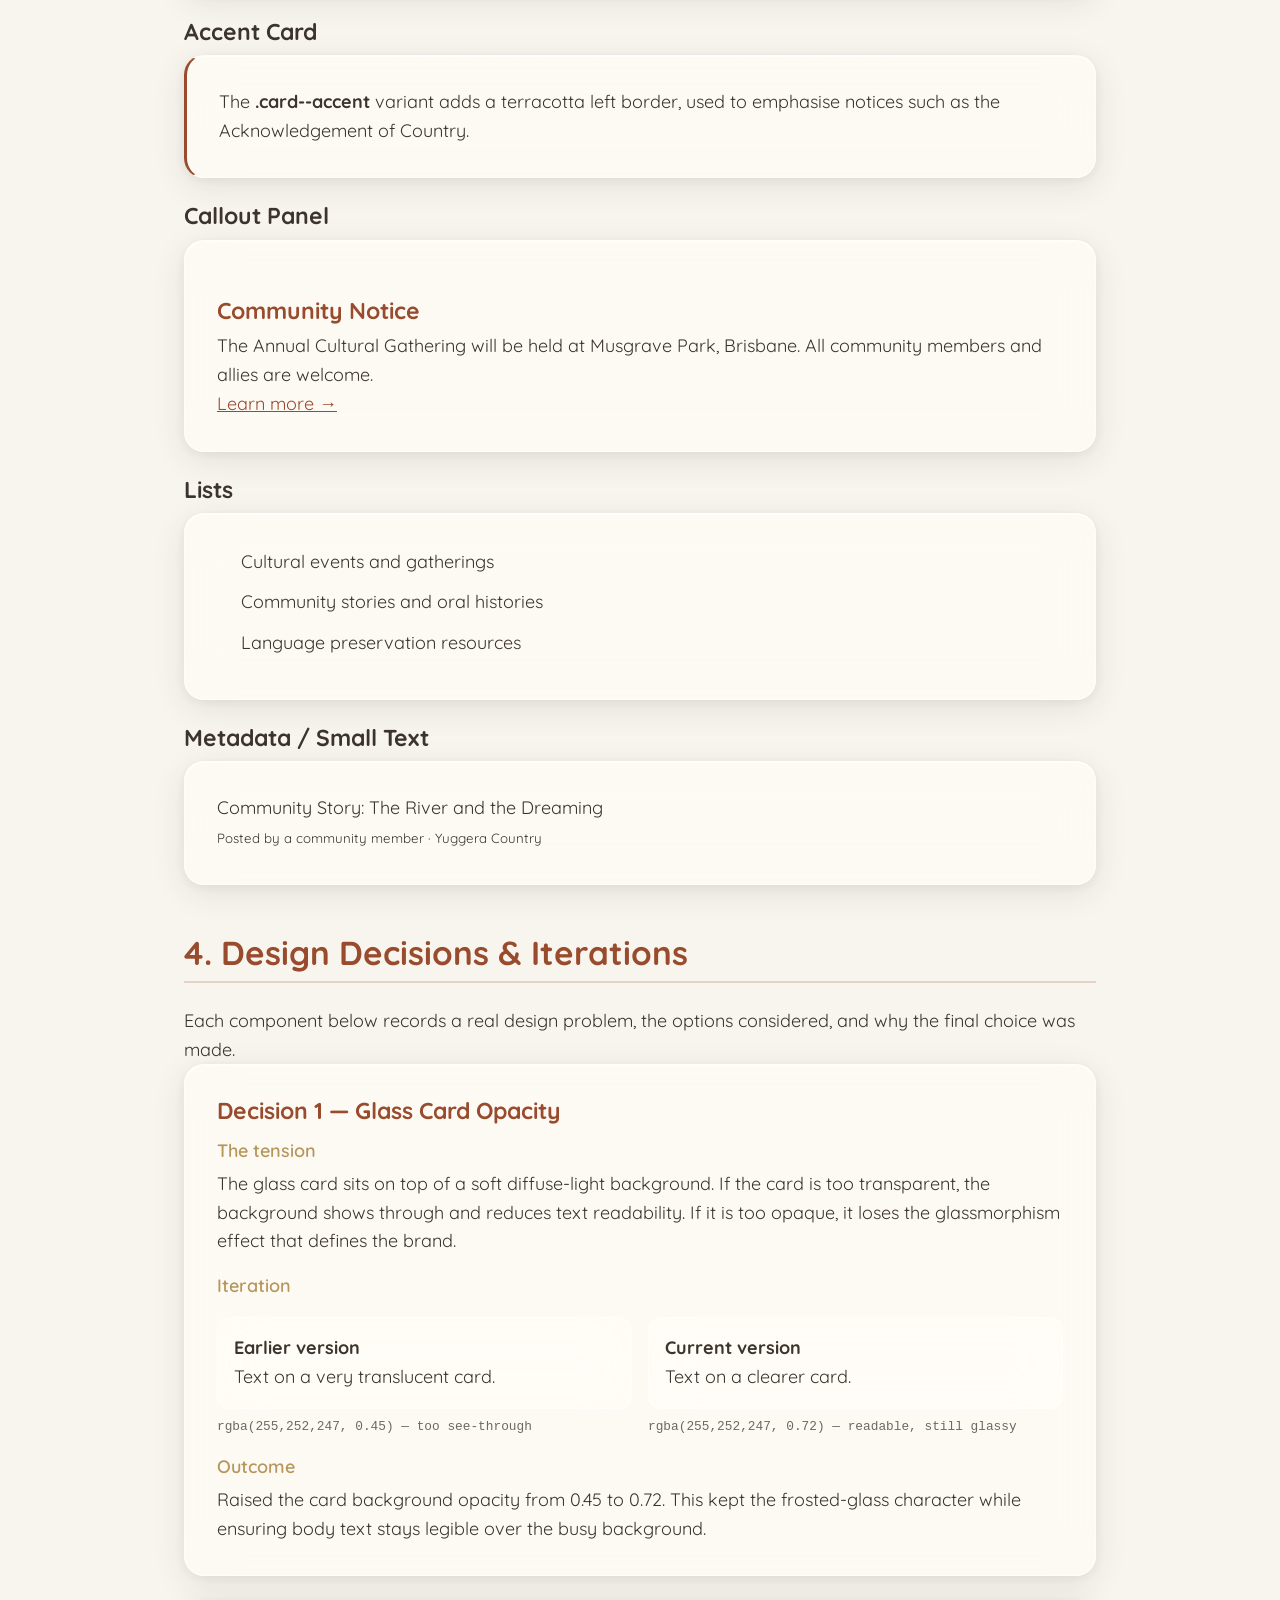
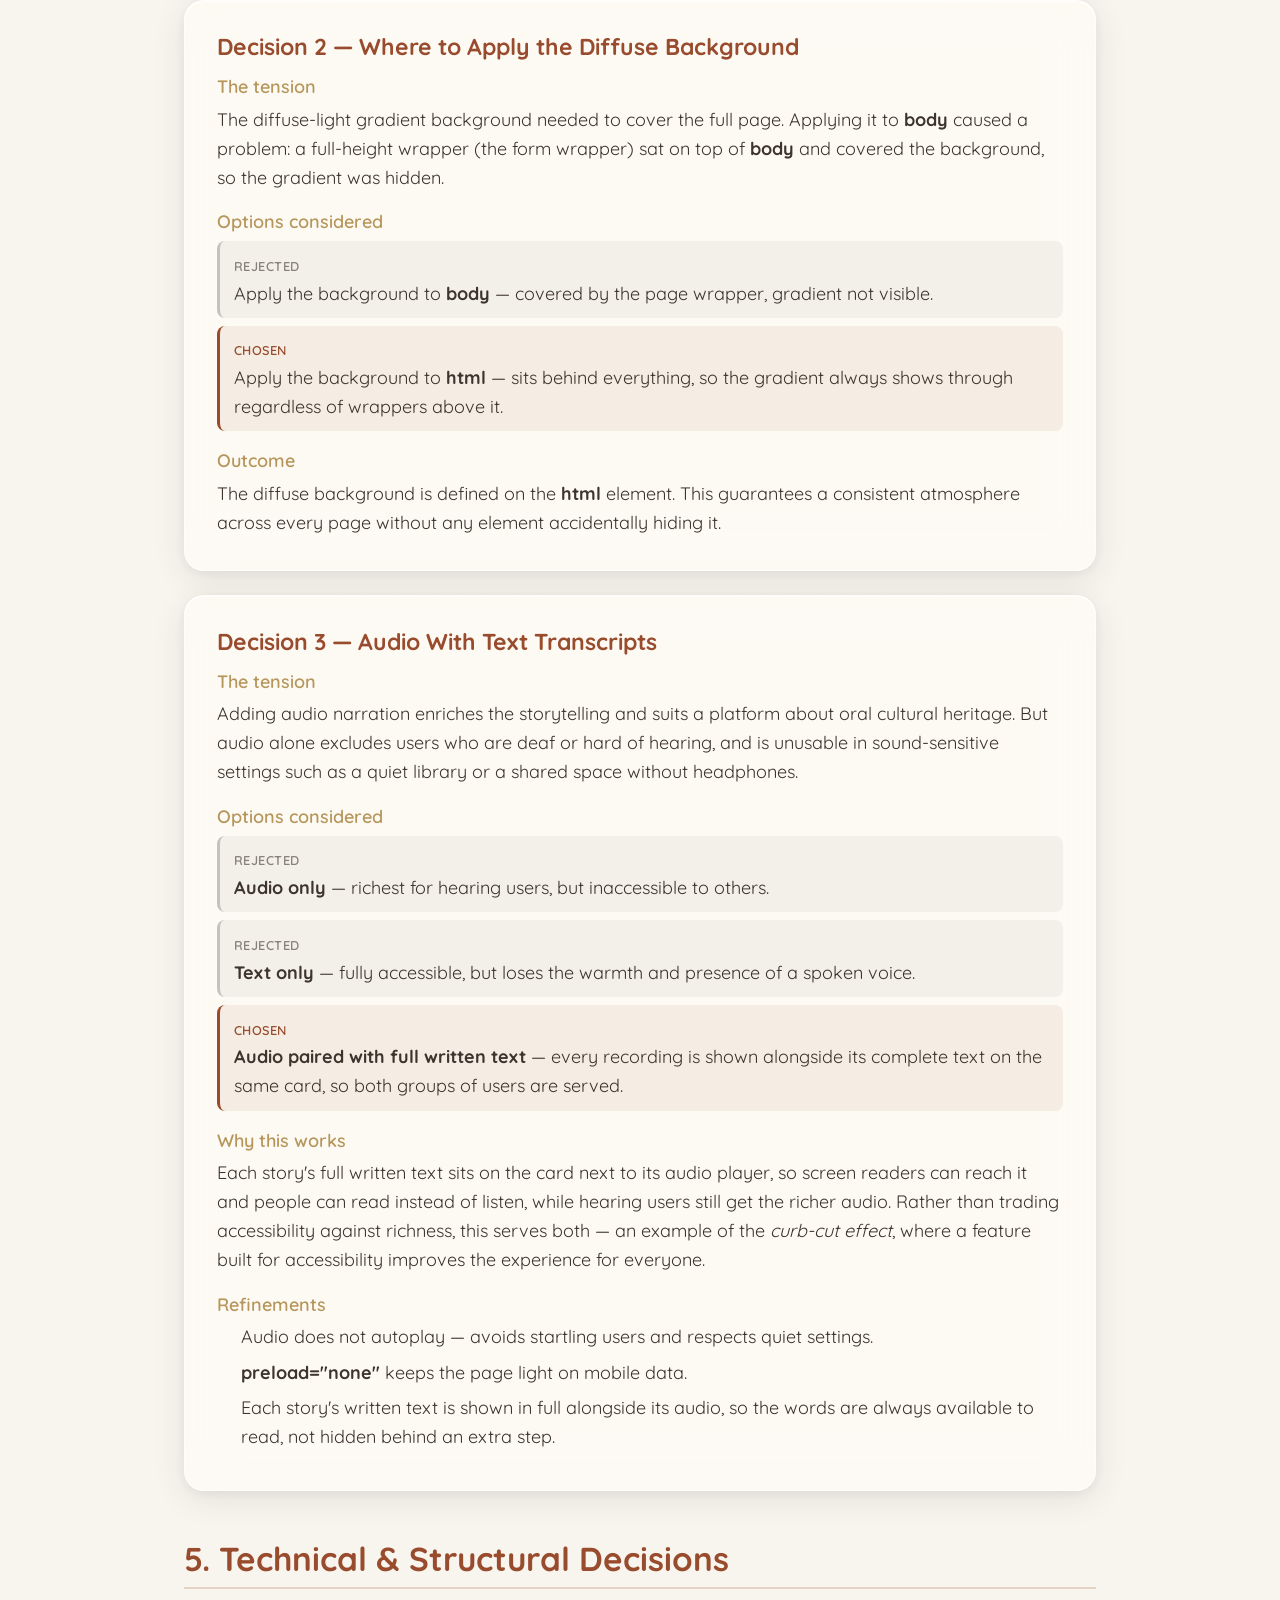
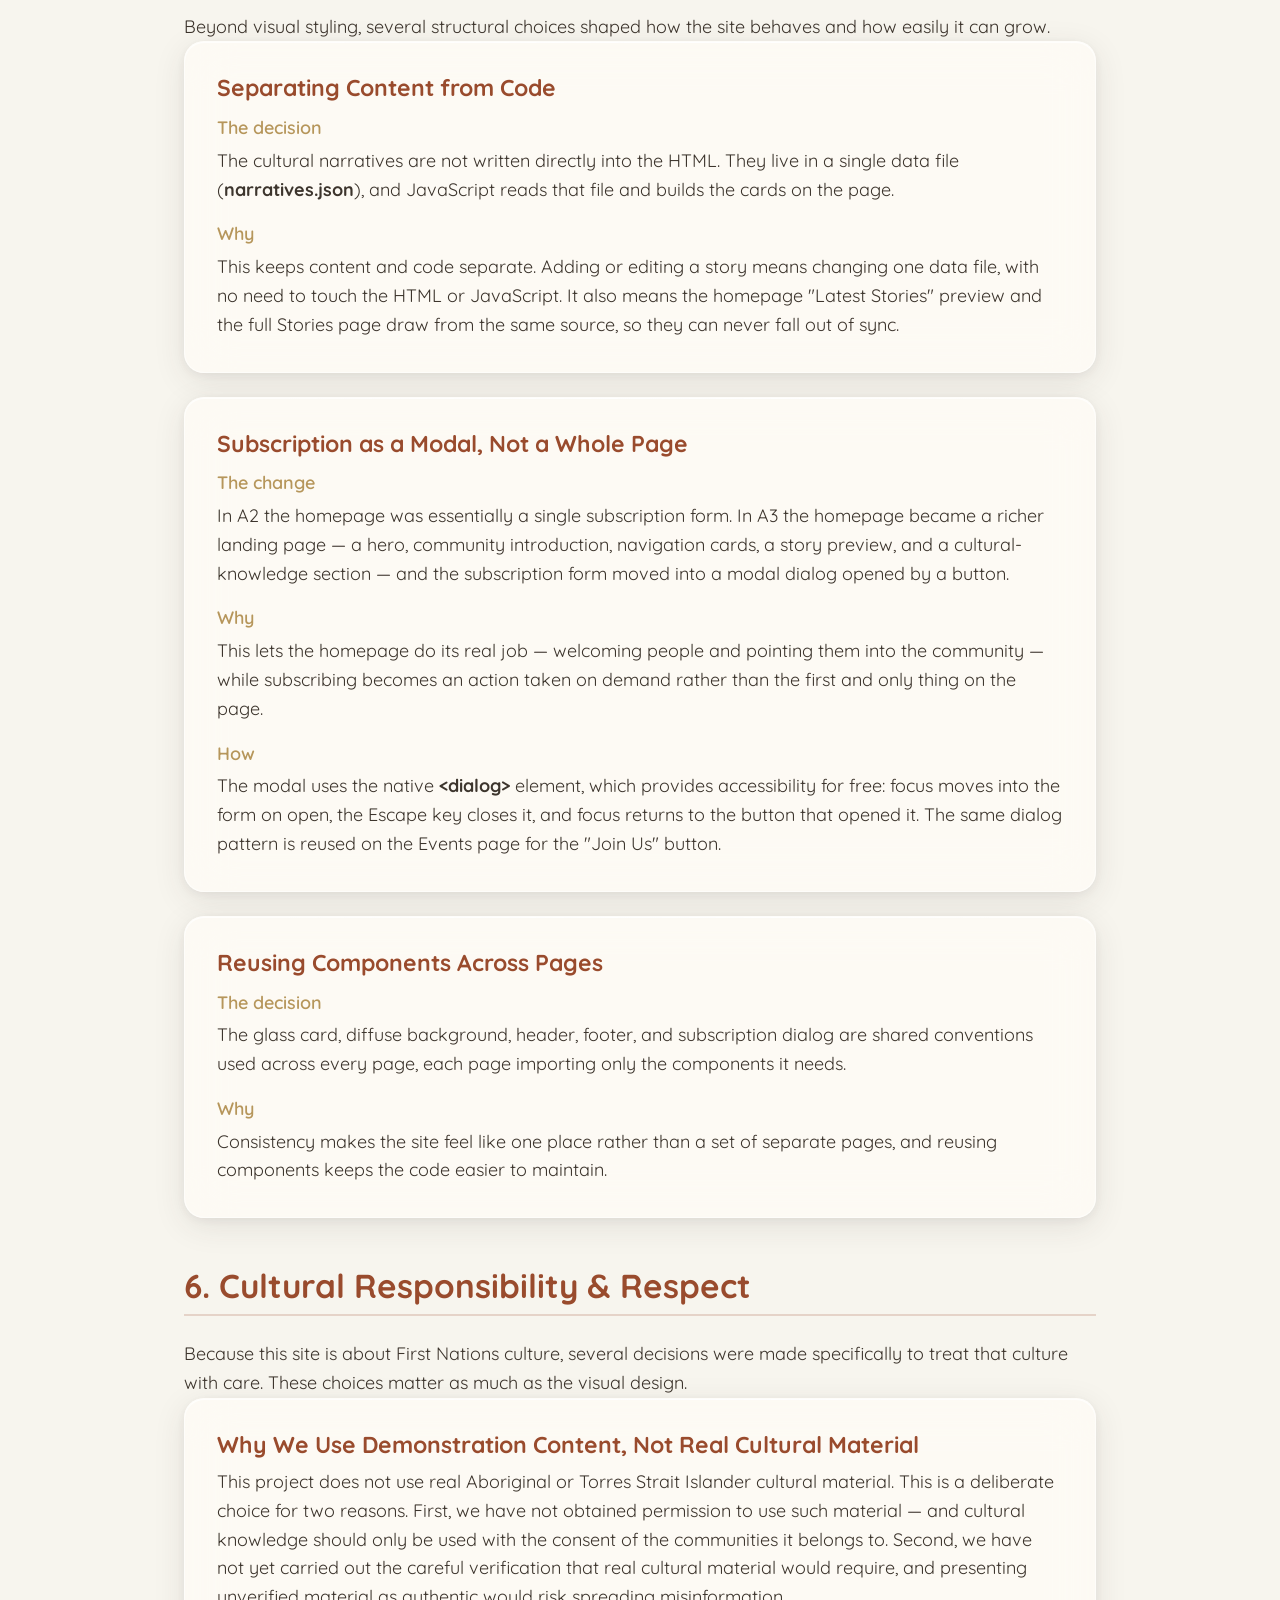
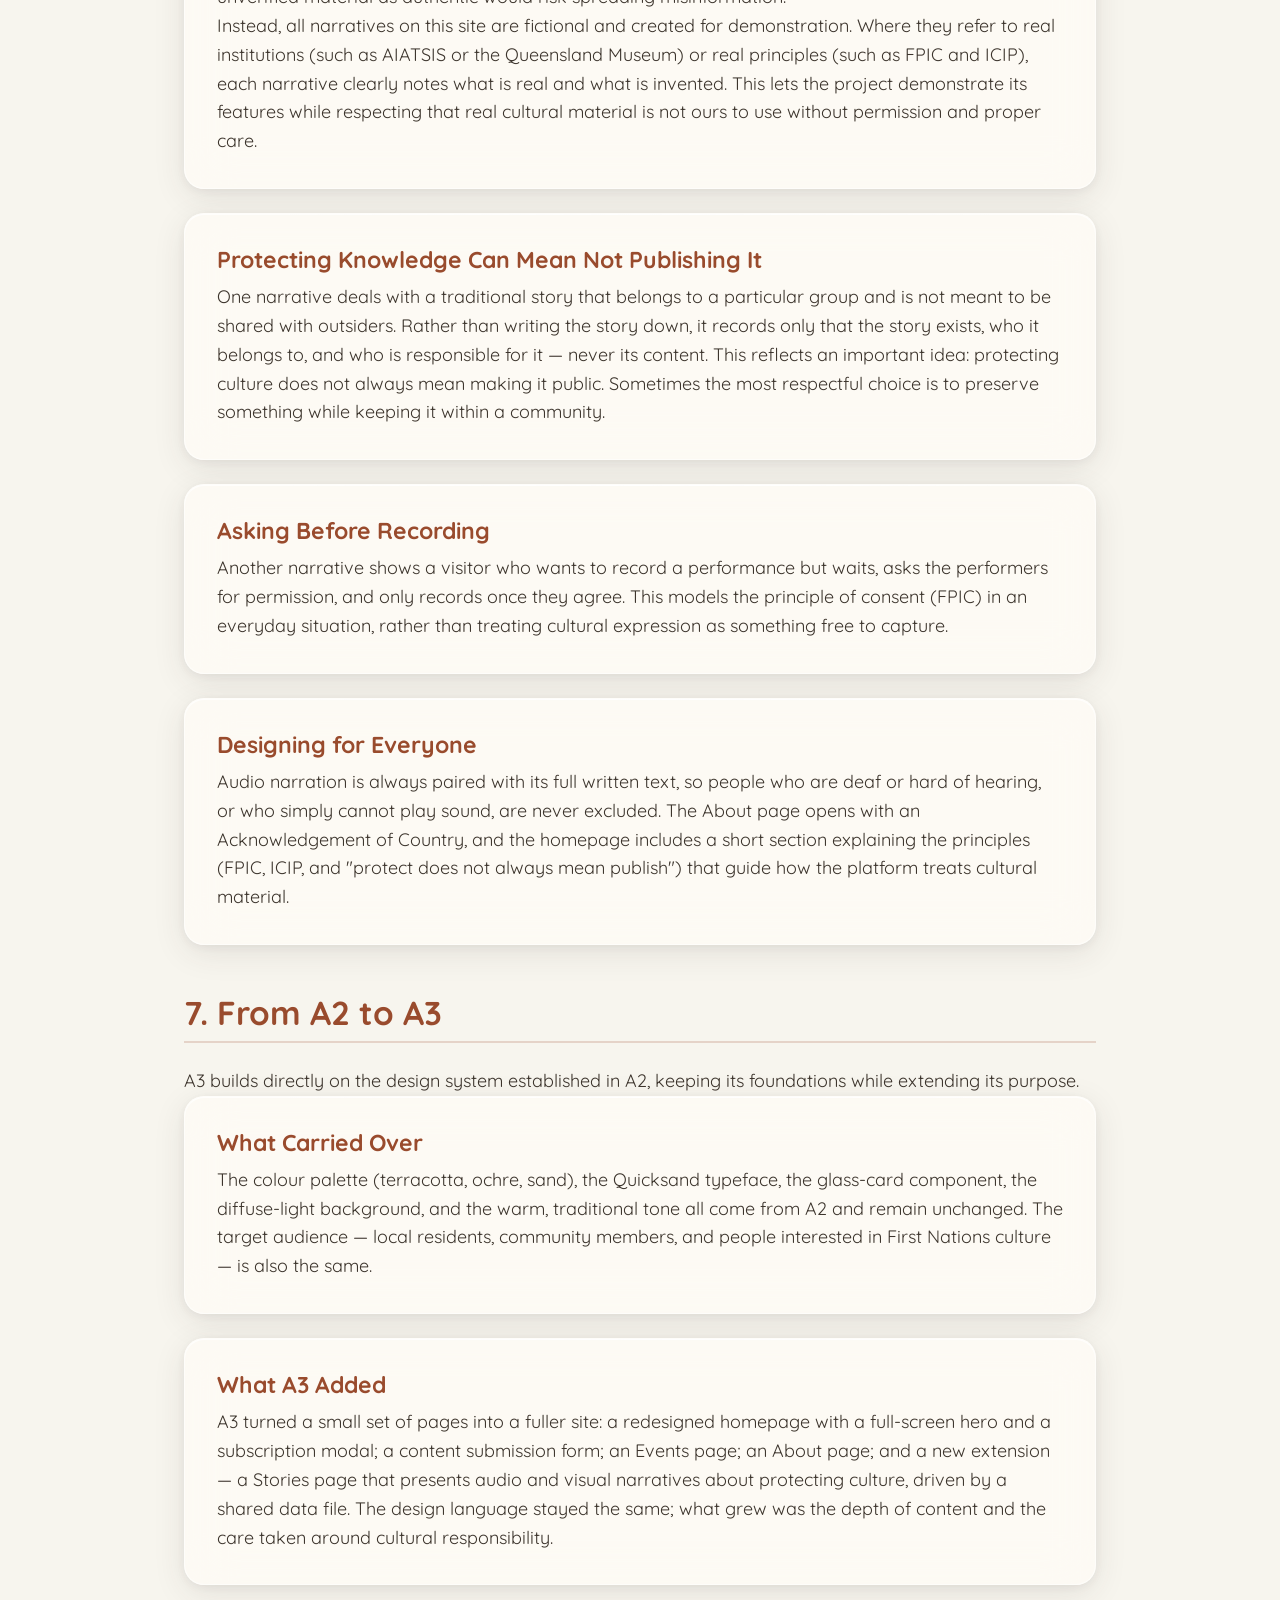
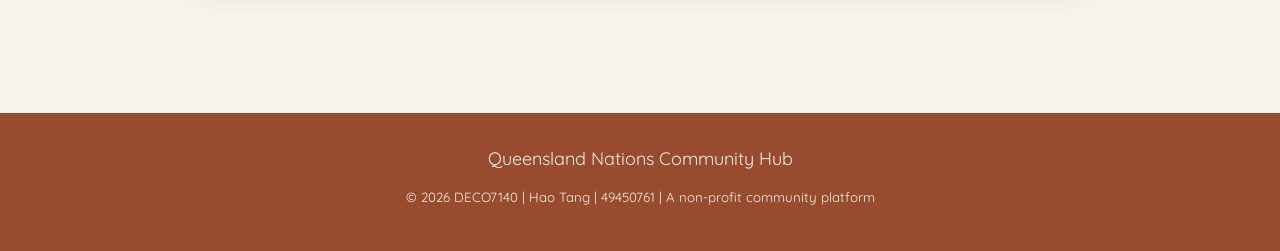
<file: workphase-3/variations.html>
<!DOCTYPE html>
<html lang="en">

<head>
    <meta charset="UTF-8">
    <meta name="viewport" content="width=device-width, initial-scale=1.0">
    <title>Variations — Design System Archive</title>
    <link href="https://fonts.googleapis.com/css2?family=Quicksand:wght@400;500;600&display=swap" rel="stylesheet">
    <link rel="stylesheet" href="./css/pages/variations.css">
</head>

<body>
    <header class="site-header">
        <div class="site-header__inner">
            <span class="site-header__logo">Queensland Nations Community Hub</span>
            <nav class="site-header__nav" aria-label="Main navigation">
                <a href="index.html">Home</a>
                <a href="extension.html">Stories</a>
                <a href="form.html">Submit</a>
                <a href="dynamic.html" aria-current="page">Community Posts</a>
                <a href="events.html">Events</a>
                <a href="about.html">About</a>
                <a href="variations.html">Variations</a>
                <a href="reflection.html" aria-current="page">Reflection</a>
            </nav>
        </div>
    </header>


    <main class="container">

        <div class="page-intro">
            <h1>Design System &amp; Variations</h1>
            <p>This page documents the visual language of the Community Hub: the design tokens, reusable components, and
                the key decisions made while developing them.</p>
        </div>

        <section class="spec-section">
            <h2>1. Colour Tokens</h2>
            <p>A warm, earthy palette chosen to reflect the natural, traditional character of the cultures the platform
                serves.</p>
            <div class="token-colors">
                <div class="token-color">
                    <div class="token-color__swatch" style="background:#994B2D;"></div>
                    <div class="token-color__info">
                        <span class="token-color__name">Terracotta</span>
                        <span class="token-color__hex">#994B2D</span>
                        <span class="token-color__use">Primary — headings, links, accents</span>
                    </div>
                </div>
                <div class="token-color">
                    <div class="token-color__swatch" style="background:#B6965B;"></div>
                    <div class="token-color__info">
                        <span class="token-color__name">Ochre</span>
                        <span class="token-color__hex">#B6965B</span>
                        <span class="token-color__use">Secondary — supporting accents</span>
                    </div>
                </div>
                <div class="token-color">
                    <div class="token-color__swatch" style="background:#F2F0E8;"></div>
                    <div class="token-color__info">
                        <span class="token-color__name">Light Sand</span>
                        <span class="token-color__hex">#F2F0E8</span>
                        <span class="token-color__use">Background base</span>
                    </div>
                </div>
                <div class="token-color">
                    <div class="token-color__swatch" style="background:#EFE8E2;"></div>
                    <div class="token-color__info">
                        <span class="token-color__name">Soft Sand</span>
                        <span class="token-color__hex">#EFE8E2</span>
                        <span class="token-color__use">Background variation</span>
                    </div>
                </div>
                <div class="token-color">
                    <div class="token-color__swatch" style="background:#3D352D;"></div>
                    <div class="token-color__info">
                        <span class="token-color__name">Bark</span>
                        <span class="token-color__hex">#3D352D</span>
                        <span class="token-color__use">Body text</span>
                    </div>
                </div>
            </div>
        </section>


        <section class="spec-section">
            <h2>2. Typography Tokens</h2>
            <p>The site uses <strong>Quicksand</strong> (with Noto Sans as fallback) — a rounded, gentle typeface that
                matches the warm tone of the brand.</p>
            <div class="card token-type">
                <h1>Heading 1 — Welcome to Country</h1>
                <h2>Heading 2 — Community Stories &amp; Culture</h2>
                <h3>Heading 3 — Upcoming Cultural Events</h3>
                <p>Body text — This community hub exists to connect, celebrate, and preserve the rich cultures of
                    Queensland's First Nations peoples.</p>
                <p><small>font-family: "Quicksand", "Noto Sans", sans-serif;</small></p>
            </div>
        </section>


        <section class="spec-section">
            <h2>3. Component Showcase</h2>

            <h3>Glass Card</h3>
            <div class="demo-block">
                <div class="card">
                    <p>The base <strong>.card</strong> component — a glassmorphism panel with a blurred translucent
                        background, used site-wide to hold content.</p>
                </div>
            </div>

            <h3>Accent Card</h3>
            <div class="demo-block">
                <div class="card card--accent">
                    <p>The <strong>.card--accent</strong> variant adds a terracotta left border, used to emphasise
                        notices such as the Acknowledgement of Country.</p>
                </div>
            </div>

            <h3>Callout Panel</h3>
            <div class="demo-block">
                <div class="card callout">
                    <h3>Community Notice</h3>
                    <p>The Annual Cultural Gathering will be held at Musgrave Park, Brisbane. All community members and
                        allies are welcome.</p>
                    <a href="#">Learn more →</a>
                </div>
            </div>

            <h3>Lists</h3>
            <div class="card demo-block">
                <ul class="list">
                    <li>Cultural events and gatherings</li>
                    <li>Community stories and oral histories</li>
                    <li>Language preservation resources</li>
                </ul>
            </div>

            <h3>Metadata / Small Text</h3>
            <div class="card demo-block">
                <p>Community Story: The River and the Dreaming</p>
                <small>Posted by a community member · Yuggera Country</small>
            </div>
        </section>


        <section class="spec-section">
            <h2>4. Design Decisions &amp; Iterations</h2>
            <p>Each component below records a real design problem, the options considered, and why the final choice was
                made.</p>

            <article class="card iteration">
                <h3>Decision 1 — Glass Card Opacity</h3>

                <p class="iteration__label">The tension</p>
                <p>The glass card sits on top of a soft diffuse-light background. If the card is too transparent, the
                    background shows through and reduces text readability. If it is too opaque, it loses the
                    glassmorphism effect that defines the brand.</p>

                <p class="iteration__label">Iteration</p>
                <div class="opacity-demo">
                    <div>
                        <div class="opacity-demo__sample opacity-demo__sample--old">
                            <strong>Earlier version</strong>
                            <p>Text on a very translucent card.</p>
                        </div>
                        <p class="opacity-demo__caption">rgba(255,252,247, 0.45) — too see-through</p>
                    </div>
                    <div>
                        <div class="opacity-demo__sample opacity-demo__sample--new">
                            <strong>Current version</strong>
                            <p>Text on a clearer card.</p>
                        </div>
                        <p class="opacity-demo__caption">rgba(255,252,247, 0.72) — readable, still glassy</p>
                    </div>
                </div>

                <p class="iteration__label">Outcome</p>
                <p>Raised the card background opacity from 0.45 to 0.72. This kept the frosted-glass character while
                    ensuring body text stays legible over the busy background.</p>
            </article>


            <article class="card iteration">
                <h3>Decision 2 — Where to Apply the Diffuse Background</h3>

                <p class="iteration__label">The tension</p>
                <p>The diffuse-light gradient background needed to cover the full page. Applying it to
                    <strong>body</strong> caused a problem: a full-height wrapper (the form wrapper) sat on top of
                    <strong>body</strong> and covered the background, so the gradient was hidden.</p>

                <p class="iteration__label">Options considered</p>
                <div class="option option--rejected">
                    <span class="option__tag">Rejected</span>
                    <p>Apply the background to <strong>body</strong> — covered by the page wrapper, gradient not
                        visible.</p>
                </div>
                <div class="option option--chosen">
                    <span class="option__tag">Chosen</span>
                    <p>Apply the background to <strong>html</strong> — sits behind everything, so the gradient always
                        shows through regardless of wrappers above it.</p>
                </div>

                <p class="iteration__label">Outcome</p>
                <p>The diffuse background is defined on the <strong>html</strong> element. This guarantees a consistent
                    atmosphere across every page without any element accidentally hiding it.</p>
            </article>


            <article class="card iteration">
                <h3>Decision 3 — Audio With Text Transcripts</h3>

                <p class="iteration__label">The tension</p>
                <p>Adding audio narration enriches the storytelling and suits a platform about oral cultural heritage.
                    But audio alone excludes users who are deaf or hard of hearing, and is unusable in sound-sensitive
                    settings such as a quiet library or a shared space without headphones.</p>

                <p class="iteration__label">Options considered</p>
                <div class="option option--rejected">
                    <span class="option__tag">Rejected</span>
                    <p><strong>Audio only</strong> — richest for hearing users, but inaccessible to others.</p>
                </div>
                <div class="option option--rejected">
                    <span class="option__tag">Rejected</span>
                    <p><strong>Text only</strong> — fully accessible, but loses the warmth and presence of a spoken
                        voice.</p>
                </div>
                <div class="option option--chosen">
                    <span class="option__tag">Chosen</span>
                    <p><strong>Audio paired with full written text</strong> — every recording is shown alongside its
                        complete text on the same card, so both groups of users are served.</p>
                </div>

                <p class="iteration__label">Why this works</p>
                <p>Each story's full written text sits on the card next to its audio player, so screen readers can reach
                    it and people can read instead of listen, while hearing users still get the richer audio. Rather
                    than trading accessibility against richness, this serves both — an example of the <em>curb-cut
                        effect</em>, where a feature built for accessibility improves the experience for everyone.</p>

                <p class="iteration__label">Refinements</p>
                <ul>
                    <li>Audio does not autoplay — avoids startling users and respects quiet settings.</li>
                    <li><strong>preload="none"</strong> keeps the page light on mobile data.</li>
                    <li>Each story's written text is shown in full alongside its audio, so the words are always
                        available to read, not hidden behind an extra step.</li>
                </ul>
            </article>

        </section>


        <section class="spec-section">
            <h2>5. Technical &amp; Structural Decisions</h2>
            <p>Beyond visual styling, several structural choices shaped how the site behaves and how easily it can grow.
            </p>

            <article class="card iteration">
                <h3>Separating Content from Code</h3>
                <p class="iteration__label">The decision</p>
                <p>The cultural narratives are not written directly into the HTML. They live in a single data file
                    (<strong>narratives.json</strong>), and JavaScript reads that file and builds the cards on the page.
                </p>
                <p class="iteration__label">Why</p>
                <p>This keeps content and code separate. Adding or editing a story means changing one data file, with no
                    need to touch the HTML or JavaScript. It also means the homepage "Latest Stories" preview and the
                    full Stories page draw from the same source, so they can never fall out of sync.</p>
            </article>

            <article class="card iteration">
                <h3>Subscription as a Modal, Not a Whole Page</h3>
                <p class="iteration__label">The change</p>
                <p>In A2 the homepage was essentially a single subscription form. In A3 the homepage became a richer
                    landing page — a hero, community introduction, navigation cards, a story preview, and a
                    cultural-knowledge section — and the subscription form moved into a modal dialog opened by a button.
                </p>
                <p class="iteration__label">Why</p>
                <p>This lets the homepage do its real job — welcoming people and pointing them into the community —
                    while subscribing becomes an action taken on demand rather than the first and only thing on the
                    page.</p>
                <p class="iteration__label">How</p>
                <p>The modal uses the native <strong>&lt;dialog&gt;</strong> element, which provides accessibility for
                    free: focus moves into the form on open, the Escape key closes it, and focus returns to the button
                    that opened it. The same dialog pattern is reused on the Events page for the "Join Us" button.</p>
            </article>

            <article class="card iteration">
                <h3>Reusing Components Across Pages</h3>
                <p class="iteration__label">The decision</p>
                <p>The glass card, diffuse background, header, footer, and subscription dialog are shared conventions
                    used across every page, each page importing only the components it needs.</p>
                <p class="iteration__label">Why</p>
                <p>Consistency makes the site feel like one place rather than a set of separate pages, and reusing
                    components keeps the code easier to maintain.</p>
            </article>
        </section>


        <section class="spec-section">
            <h2>6. Cultural Responsibility &amp; Respect</h2>
            <p>Because this site is about First Nations culture, several decisions were made specifically to treat that
                culture with care. These choices matter as much as the visual design.</p>

            <article class="card iteration">
                <h3>Why We Use Demonstration Content, Not Real Cultural Material</h3>
                <p>This project does not use real Aboriginal or Torres Strait Islander cultural material. This is a
                    deliberate choice for two reasons. First, we have not obtained permission to use such material — and
                    cultural knowledge should only be used with the consent of the communities it belongs to. Second, we
                    have not yet carried out the careful verification that real cultural material would require, and
                    presenting unverified material as authentic would risk spreading misinformation.</p>
                <p>Instead, all narratives on this site are fictional and created for demonstration. Where they refer to
                    real institutions (such as AIATSIS or the Queensland Museum) or real principles (such as FPIC and
                    ICIP), each narrative clearly notes what is real and what is invented. This lets the project
                    demonstrate its features while respecting that real cultural material is not ours to use without
                    permission and proper care.</p>
            </article>

            <article class="card iteration">
                <h3>Protecting Knowledge Can Mean Not Publishing It</h3>
                <p>One narrative deals with a traditional story that belongs to a particular group and is not meant to
                    be shared with outsiders. Rather than writing the story down, it records only that the story exists,
                    who it belongs to, and who is responsible for it — never its content. This reflects an important
                    idea: protecting culture does not always mean making it public. Sometimes the most respectful choice
                    is to preserve something while keeping it within a community.</p>
            </article>

            <article class="card iteration">
                <h3>Asking Before Recording</h3>
                <p>Another narrative shows a visitor who wants to record a performance but waits, asks the performers
                    for permission, and only records once they agree. This models the principle of consent (FPIC) in an
                    everyday situation, rather than treating cultural expression as something free to capture.</p>
            </article>

            <article class="card iteration">
                <h3>Designing for Everyone</h3>
                <p>Audio narration is always paired with its full written text, so people who are deaf or hard of
                    hearing, or who simply cannot play sound, are never excluded. The About page opens with an
                    Acknowledgement of Country, and the homepage includes a short section explaining the principles
                    (FPIC, ICIP, and "protect does not always mean publish") that guide how the platform treats cultural
                    material.</p>
            </article>
        </section>


        <section class="spec-section">
            <h2>7. From A2 to A3</h2>
            <p>A3 builds directly on the design system established in A2, keeping its foundations while extending its
                purpose.</p>

            <article class="card iteration">
                <h3>What Carried Over</h3>
                <p>The colour palette (terracotta, ochre, sand), the Quicksand typeface, the glass-card component, the
                    diffuse-light background, and the warm, traditional tone all come from A2 and remain unchanged. The
                    target audience — local residents, community members, and people interested in First Nations culture
                    — is also the same.</p>
            </article>

            <article class="card iteration">
                <h3>What A3 Added</h3>
                <p>A3 turned a small set of pages into a fuller site: a redesigned homepage with a full-screen hero and
                    a subscription modal; a content submission form; an Events page; an About page; and a new extension
                    — a Stories page that presents audio and visual narratives about protecting culture, driven by a
                    shared data file. The design language stayed the same; what grew was the depth of content and the
                    care taken around cultural responsibility.</p>
            </article>
        </section>

    </main>

    <footer class="site-footer">
        <div class="site-footer__inner">
            <p>Queensland Nations Community Hub</p>
            <p><small>© 2026 DECO7140 | Hao Tang | 49450761 | A non-profit community platform</small></p>
        </div>
    </footer>

</body>

</html>
</file>
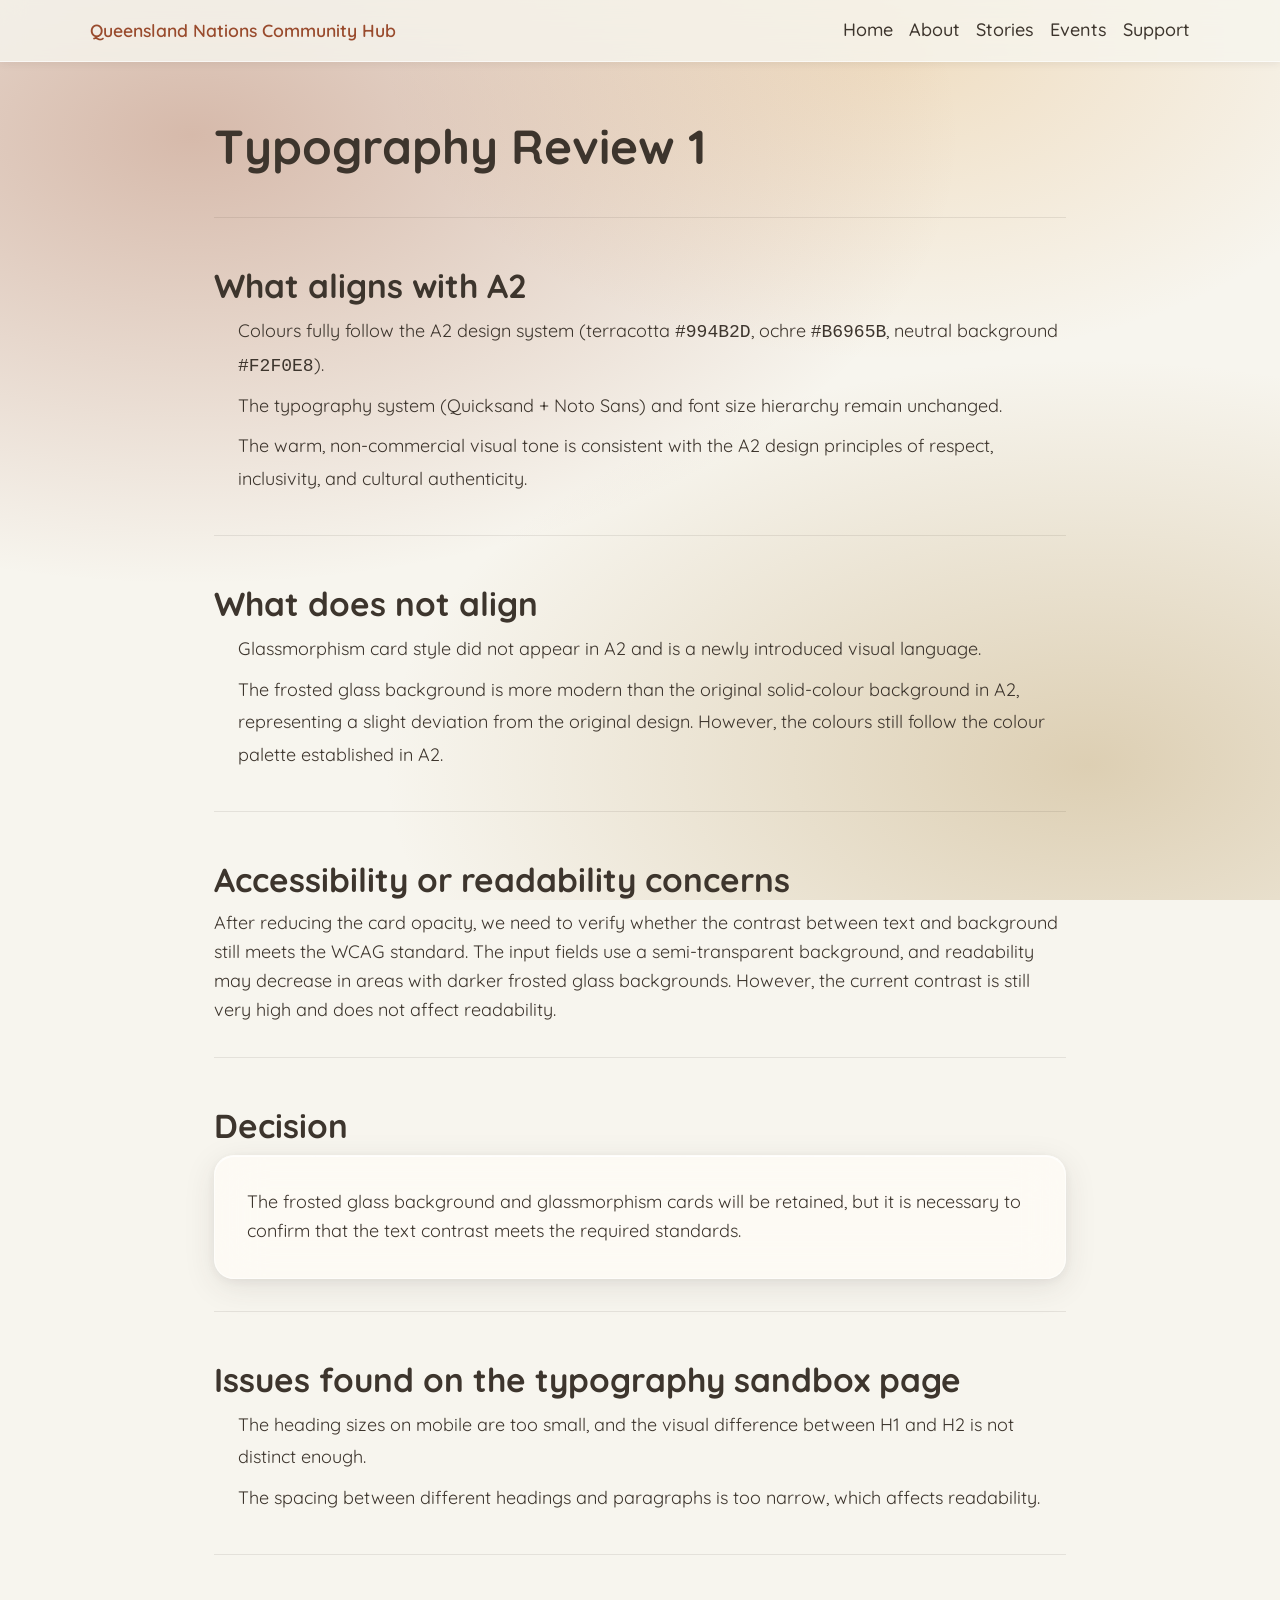
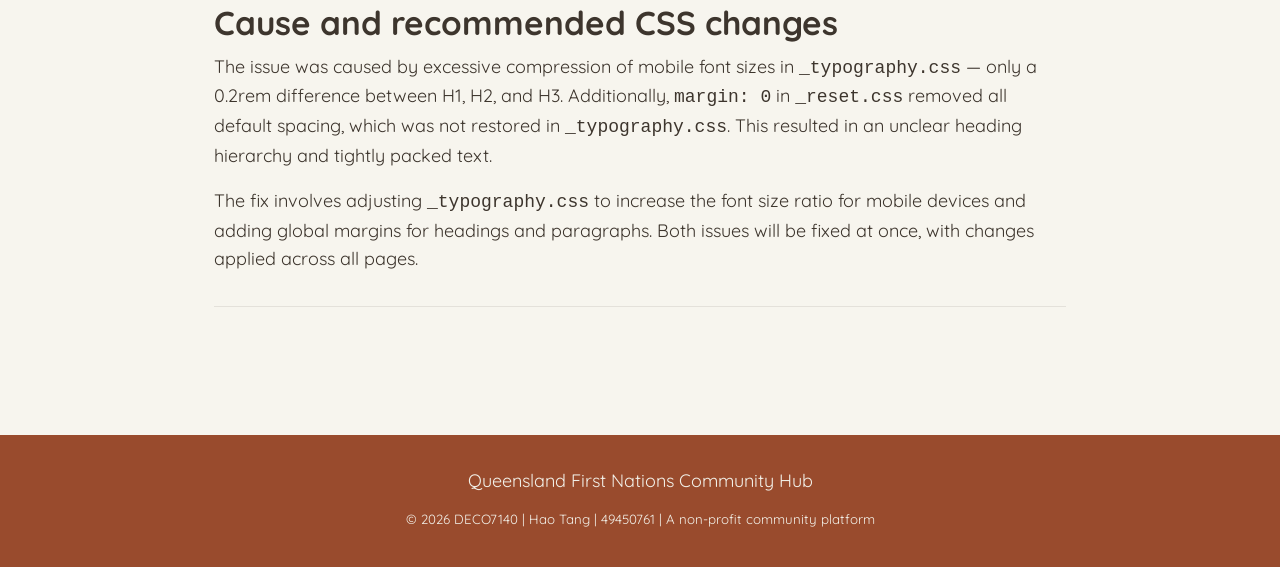
<file: workphase-3/sandbox/review_1.html>
<!DOCTYPE html>
<html lang="en">
<head>
    <meta charset="UTF-8">
    <meta name="viewport" content="width=device-width, initial-scale=1.0">
    <title>Typography Review — Queensland Nations Community Hub</title>
    <link href="https://fonts.googleapis.com/css2?family=Quicksand:wght@400;500;600&display=swap" rel="stylesheet">
    <link rel="stylesheet" href="../css/pages/sandbox_typography.css">
</head>

<body>

    <!-- Header -->
    <header class="site-header">
        <div class="site-header__inner">
            <span class="site-header__logo">Queensland Nations Community Hub</span>
            <nav class="site-header__nav">
                <a href="#">Home</a>
                <a href="#">About</a>
                <a href="#">Stories</a>
                <a href="#">Events</a>
                <a href="#">Support</a>
            </nav>
        </div>
    </header>

    <main class="container">

    
        <section class="demo-section">
            <h1>Typography Review 1</h1>
        </section>

        <!-- What aligns with A2 -->
        <section class="demo-section">
            <h2>What aligns with A2</h2>
            <ul class="list">
                <li>Colours fully follow the A2 design system (terracotta <code>#994B2D</code>, ochre <code>#B6965B</code>, neutral background <code>#F2F0E8</code>).</li>
                <li>The typography system (Quicksand + Noto Sans) and font size hierarchy remain unchanged.</li>
                <li>The warm, non-commercial visual tone is consistent with the A2 design principles of respect, inclusivity, and cultural authenticity.</li>
            </ul>
        </section>

        <!-- What does not align -->
        <section class="demo-section">
            <h2>What does not align</h2>
            <ul class="list">
                <li>Glassmorphism card style did not appear in A2 and is a newly introduced visual language.</li>
                <li>The frosted glass background is more modern than the original solid-colour background in A2, representing a slight deviation from the original design. However, the colours still follow the colour palette established in A2.</li>
            </ul>
        </section>

        <!-- Accessibility or readability concerns -->
        <section class="demo-section">
            <h2>Accessibility or readability concerns</h2>
            <p>After reducing the card opacity, we need to verify whether the contrast between text and background still meets the WCAG standard. The input fields use a semi-transparent background, and readability may decrease in areas with darker frosted glass backgrounds. However, the current contrast is still very high and does not affect readability.</p>
        </section>

        <!-- Decision -->
        <section class="demo-section">
            <h2>Decision</h2>
            <div class="card callout">
                <p>The frosted glass background and glassmorphism cards will be retained, but it is necessary to confirm that the text contrast meets the required standards.</p>
            </div>
        </section>

        <!-- Issues found -->
        <section class="demo-section">
            <h2>Issues found on the typography sandbox page</h2>
            <ul class="list">
                <li>The heading sizes on mobile are too small, and the visual difference between H1 and H2 is not distinct enough.</li>
                <li>The spacing between different headings and paragraphs is too narrow, which affects readability.</li>
            </ul>
        </section>

        <!-- Cause and fix -->
        <section class="demo-section">
            <h2>Cause and recommended CSS changes</h2>
            <p>The issue was caused by excessive compression of mobile font sizes in <code>_typography.css</code> — only a 0.2rem difference between H1, H2, and H3. Additionally, <code>margin: 0</code> in <code>_reset.css</code> removed all default spacing, which was not restored in <code>_typography.css</code>. This resulted in an unclear heading hierarchy and tightly packed text.</p>
            <p>The fix involves adjusting <code>_typography.css</code> to increase the font size ratio for mobile devices and adding global margins for headings and paragraphs. Both issues will be fixed at once, with changes applied across all pages.</p>
        </section>

    </main>

    <!-- Footer -->
    <footer class="site-footer">
        <div class="site-footer__inner">
            <p>Queensland First Nations Community Hub</p>
            <p><small>© 2026 DECO7140 | Hao Tang | 49450761 | A non-profit community platform</small></p>
        </div>
    </footer>

</body>
</html>
</file>
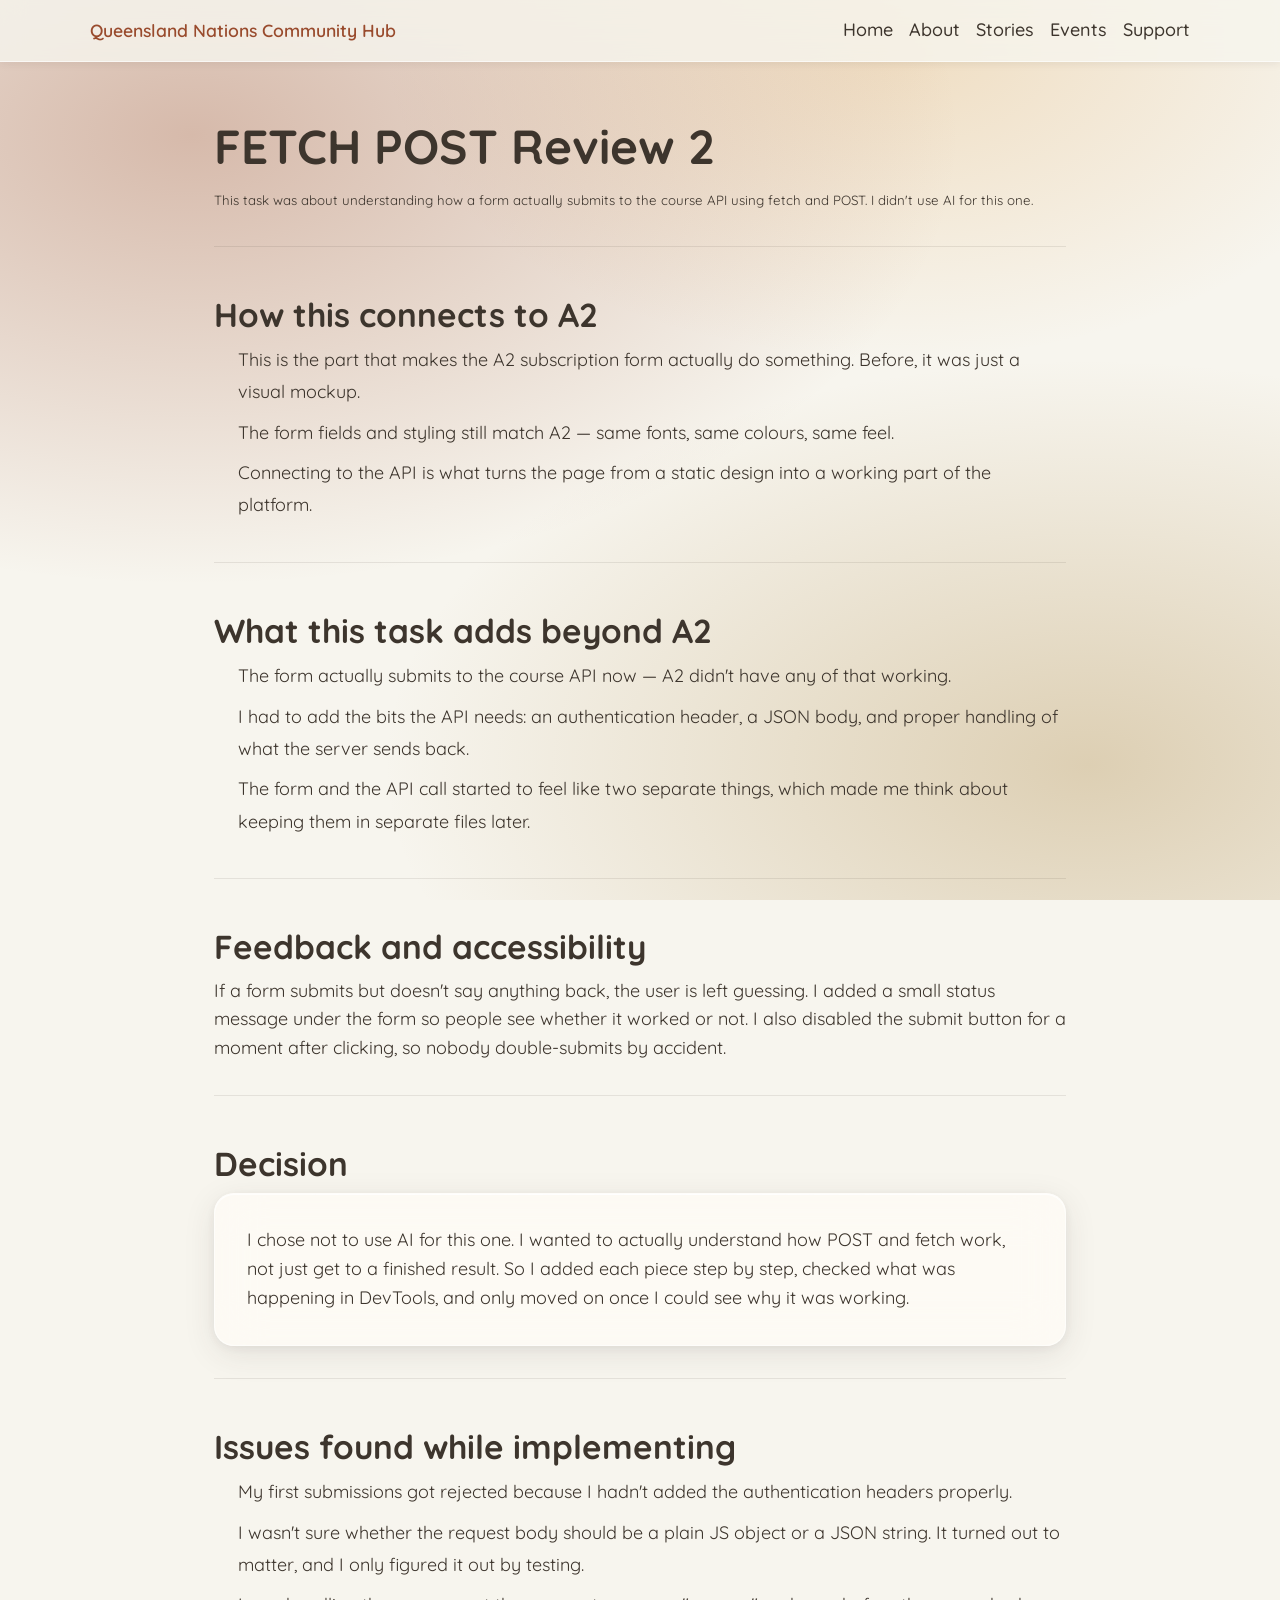
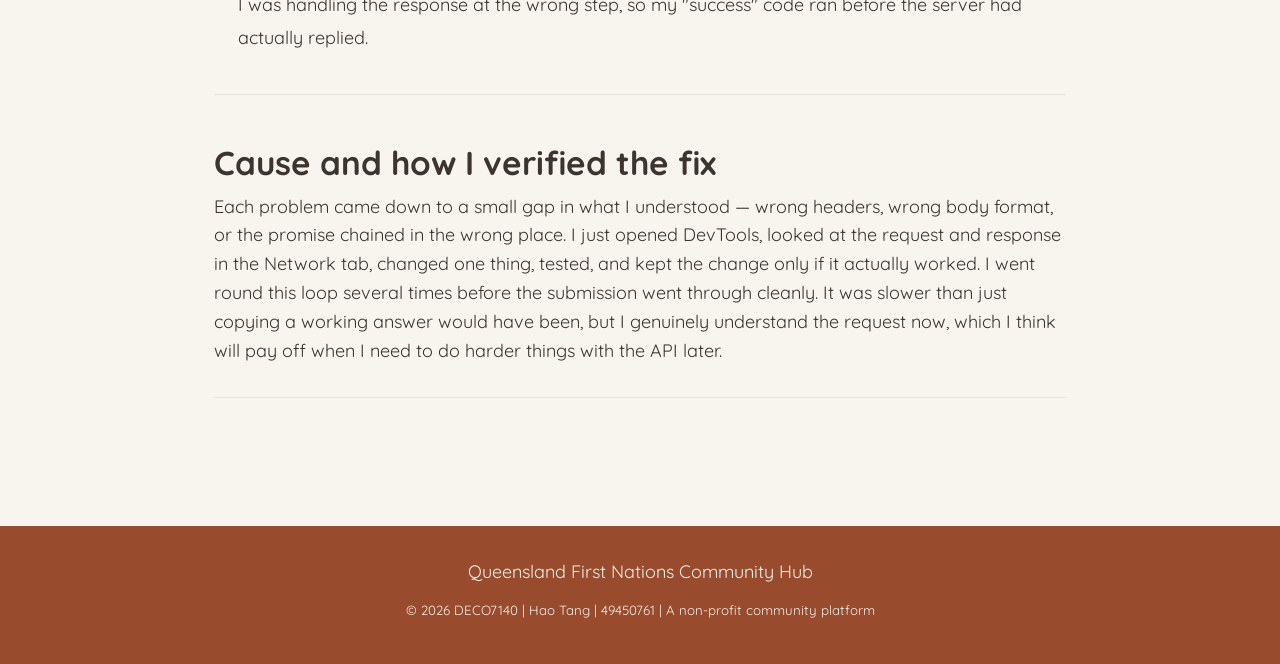
<file: workphase-3/sandbox/review_2.html>
<!DOCTYPE html>
<html lang="en">
<head>
    <meta charset="UTF-8">
    <meta name="viewport" content="width=device-width, initial-scale=1.0">
    <title>FETCH POST Review — Queensland Nations Community Hub</title>
    <link href="https://fonts.googleapis.com/css2?family=Quicksand:wght@400;500;600&display=swap" rel="stylesheet">
    <link rel="stylesheet" href="../css/pages/sandbox_typography.css">
</head>

<body>

    <header class="site-header">
        <div class="site-header__inner">
            <span class="site-header__logo">Queensland Nations Community Hub</span>
            <nav class="site-header__nav">
                <a href="#">Home</a>
                <a href="#">About</a>
                <a href="#">Stories</a>
                <a href="#">Events</a>
                <a href="#">Support</a>
            </nav>
        </div>
    </header>

    <main class="container">

        <section class="demo-section">
            <h1>FETCH POST Review 2</h1>
            <p><small>This task was about understanding how a form actually submits to the course API using fetch and POST. I didn't use AI for this one.</small></p>
        </section>

        <section class="demo-section">
            <h2>How this connects to A2</h2>
            <ul class="list">
                <li>This is the part that makes the A2 subscription form actually do something. Before, it was just a visual mockup.</li>
                <li>The form fields and styling still match A2 — same fonts, same colours, same feel.</li>
                <li>Connecting to the API is what turns the page from a static design into a working part of the platform.</li>
            </ul>
        </section>

        <section class="demo-section">
            <h2>What this task adds beyond A2</h2>
            <ul class="list">
                <li>The form actually submits to the course API now — A2 didn't have any of that working.</li>
                <li>I had to add the bits the API needs: an authentication header, a JSON body, and proper handling of what the server sends back.</li>
                <li>The form and the API call started to feel like two separate things, which made me think about keeping them in separate files later.</li>
            </ul>
        </section>

        <section class="demo-section">
            <h2>Feedback and accessibility</h2>
            <p>If a form submits but doesn't say anything back, the user is left guessing. I added a small status message under the form so people see whether it worked or not. I also disabled the submit button for a moment after clicking, so nobody double-submits by accident.</p>
        </section>

        <section class="demo-section">
            <h2>Decision</h2>
            <div class="card callout">
                <p>I chose not to use AI for this one. I wanted to actually understand how POST and fetch work, not just get to a finished result. So I added each piece step by step, checked what was happening in DevTools, and only moved on once I could see why it was working.</p>
            </div>
        </section>

        <section class="demo-section">
            <h2>Issues found while implementing</h2>
            <ul class="list">
                <li>My first submissions got rejected because I hadn't added the authentication headers properly.</li>
                <li>I wasn't sure whether the request body should be a plain JS object or a JSON string. It turned out to matter, and I only figured it out by testing.</li>
                <li>I was handling the response at the wrong step, so my "success" code ran before the server had actually replied.</li>
            </ul>
        </section>

        <section class="demo-section">
            <h2>Cause and how I verified the fix</h2>
            <p>Each problem came down to a small gap in what I understood — wrong headers, wrong body format, or the promise chained in the wrong place. I just opened DevTools, looked at the request and response in the Network tab, changed one thing, tested, and kept the change only if it actually worked. I went round this loop several times before the submission went through cleanly. It was slower than just copying a working answer would have been, but I genuinely understand the request now, which I think will pay off when I need to do harder things with the API later.</p>
        </section>

    </main>

    <footer class="site-footer">
        <div class="site-footer__inner">
            <p>Queensland First Nations Community Hub</p>
            <p><small>&copy; 2026 DECO7140 | Hao Tang | 49450761 | A non-profit community platform</small></p>
        </div>
    </footer>

</body>
</html>
</file>
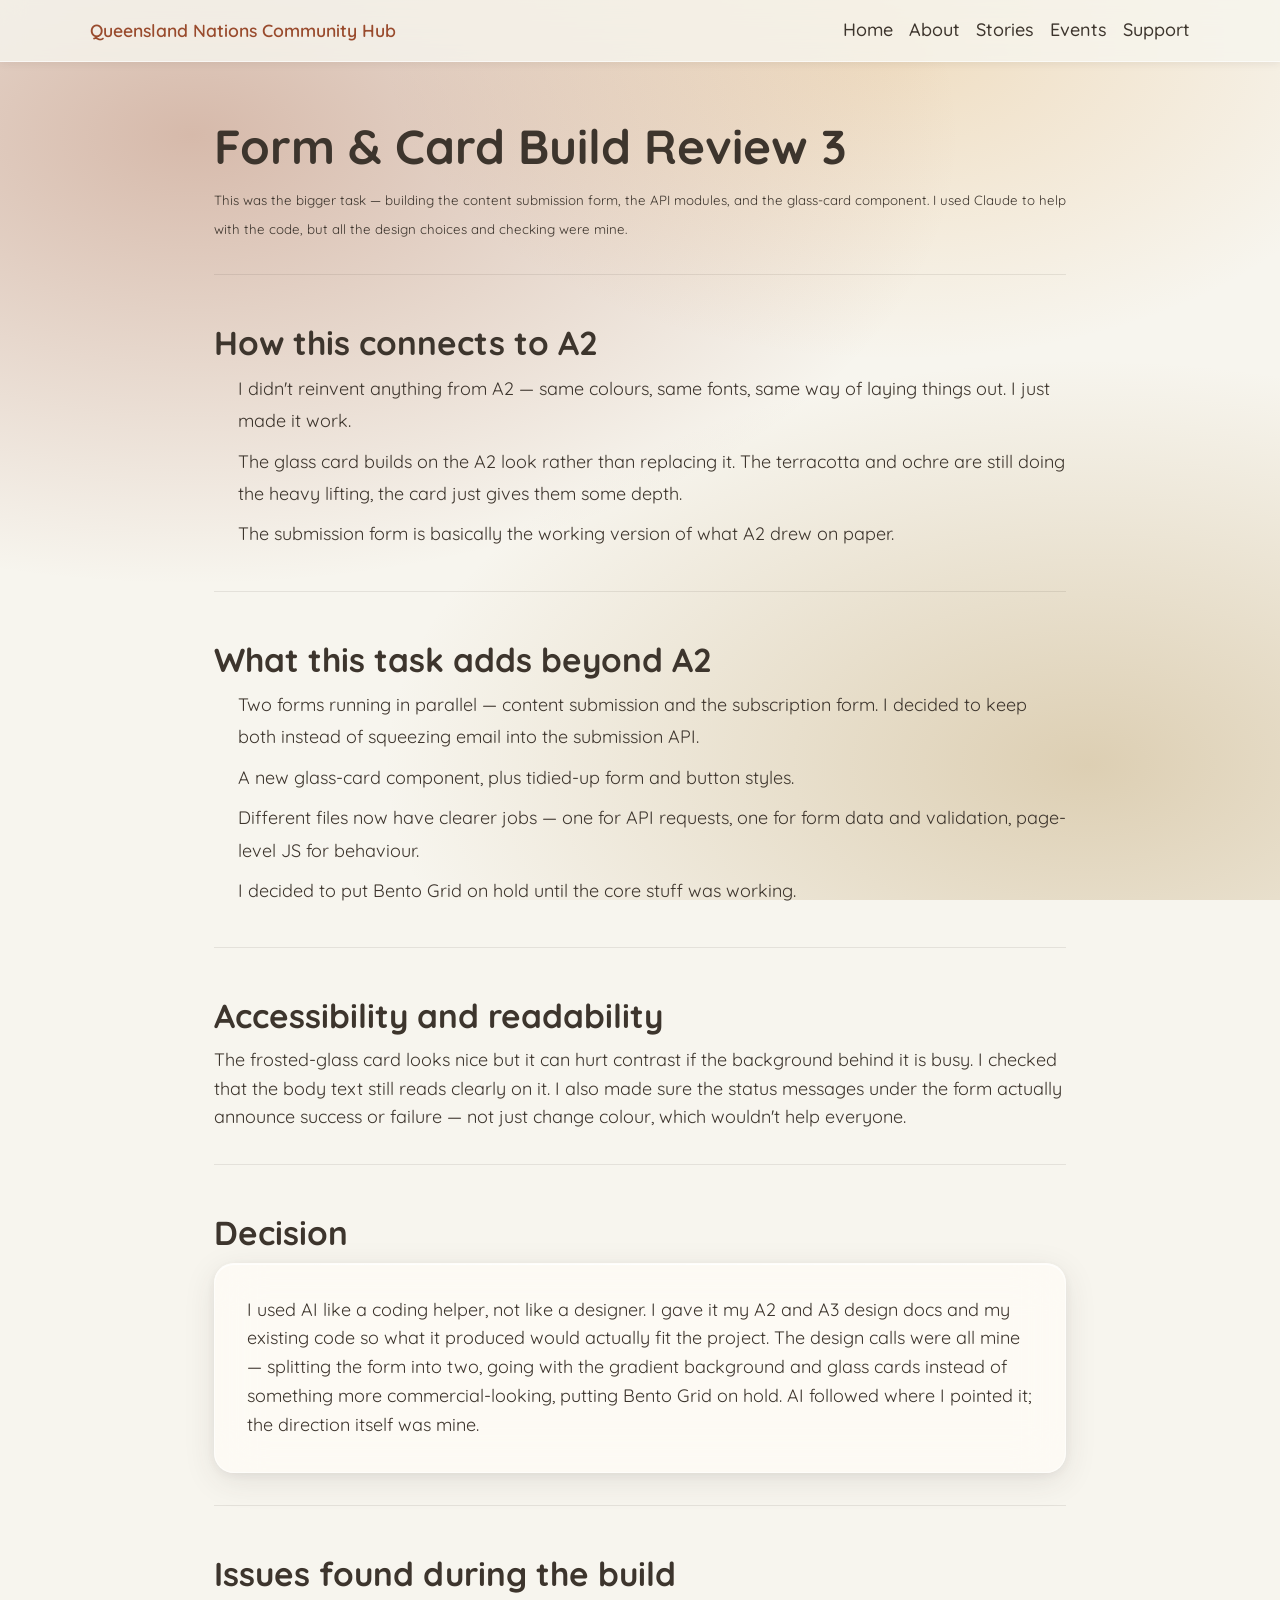
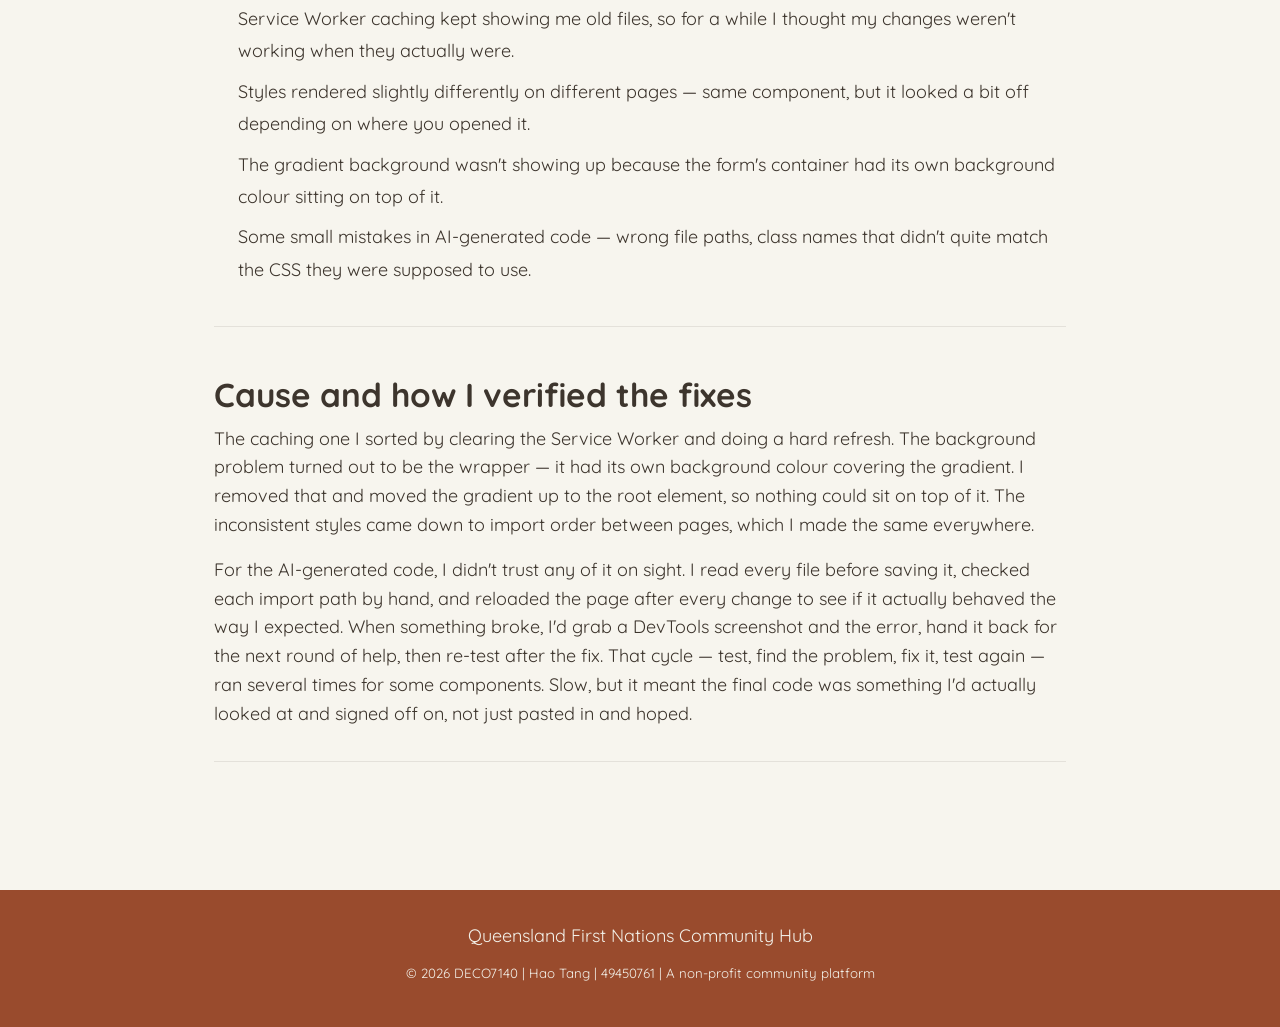
<file: workphase-3/sandbox/review_3.html>
<!DOCTYPE html>
<html lang="en">
<head>
    <meta charset="UTF-8">
    <meta name="viewport" content="width=device-width, initial-scale=1.0">
    <title>Form & Card Build Review — Queensland Nations Community Hub</title>
    <link href="https://fonts.googleapis.com/css2?family=Quicksand:wght@400;500;600&display=swap" rel="stylesheet">
    <link rel="stylesheet" href="../css/pages/sandbox_typography.css">
</head>

<body>

    <header class="site-header">
        <div class="site-header__inner">
            <span class="site-header__logo">Queensland Nations Community Hub</span>
            <nav class="site-header__nav">
                <a href="#">Home</a>
                <a href="#">About</a>
                <a href="#">Stories</a>
                <a href="#">Events</a>
                <a href="#">Support</a>
            </nav>
        </div>
    </header>

    <main class="container">

        <section class="demo-section">
            <h1>Form &amp; Card Build Review 3</h1>
            <p><small>This was the bigger task — building the content submission form, the API modules, and the glass-card component. I used Claude to help with the code, but all the design choices and checking were mine.</small></p>
        </section>

        <section class="demo-section">
            <h2>How this connects to A2</h2>
            <ul class="list">
                <li>I didn't reinvent anything from A2 — same colours, same fonts, same way of laying things out. I just made it work.</li>
                <li>The glass card builds on the A2 look rather than replacing it. The terracotta and ochre are still doing the heavy lifting, the card just gives them some depth.</li>
                <li>The submission form is basically the working version of what A2 drew on paper.</li>
            </ul>
        </section>

        <section class="demo-section">
            <h2>What this task adds beyond A2</h2>
            <ul class="list">
                <li>Two forms running in parallel — content submission and the subscription form. I decided to keep both instead of squeezing email into the submission API.</li>
                <li>A new glass-card component, plus tidied-up form and button styles.</li>
                <li>Different files now have clearer jobs — one for API requests, one for form data and validation, page-level JS for behaviour.</li>
                <li>I decided to put Bento Grid on hold until the core stuff was working.</li>
            </ul>
        </section>

        <section class="demo-section">
            <h2>Accessibility and readability</h2>
            <p>The frosted-glass card looks nice but it can hurt contrast if the background behind it is busy. I checked that the body text still reads clearly on it. I also made sure the status messages under the form actually announce success or failure — not just change colour, which wouldn't help everyone.</p>
        </section>

        <section class="demo-section">
            <h2>Decision</h2>
            <div class="card callout">
                <p>I used AI like a coding helper, not like a designer. I gave it my A2 and A3 design docs and my existing code so what it produced would actually fit the project. The design calls were all mine — splitting the form into two, going with the gradient background and glass cards instead of something more commercial-looking, putting Bento Grid on hold. AI followed where I pointed it; the direction itself was mine.</p>
            </div>
        </section>

        <section class="demo-section">
            <h2>Issues found during the build</h2>
            <ul class="list">
                <li>Service Worker caching kept showing me old files, so for a while I thought my changes weren't working when they actually were.</li>
                <li>Styles rendered slightly differently on different pages — same component, but it looked a bit off depending on where you opened it.</li>
                <li>The gradient background wasn't showing up because the form's container had its own background colour sitting on top of it.</li>
                <li>Some small mistakes in AI-generated code — wrong file paths, class names that didn't quite match the CSS they were supposed to use.</li>
            </ul>
        </section>

        <section class="demo-section">
            <h2>Cause and how I verified the fixes</h2>
            <p>The caching one I sorted by clearing the Service Worker and doing a hard refresh. The background problem turned out to be the wrapper — it had its own background colour covering the gradient. I removed that and moved the gradient up to the root element, so nothing could sit on top of it. The inconsistent styles came down to import order between pages, which I made the same everywhere.</p>
            <p>For the AI-generated code, I didn't trust any of it on sight. I read every file before saving it, checked each import path by hand, and reloaded the page after every change to see if it actually behaved the way I expected. When something broke, I'd grab a DevTools screenshot and the error, hand it back for the next round of help, then re-test after the fix. That cycle — test, find the problem, fix it, test again — ran several times for some components. Slow, but it meant the final code was something I'd actually looked at and signed off on, not just pasted in and hoped.</p>
        </section>

    </main>

    <footer class="site-footer">
        <div class="site-footer__inner">
            <p>Queensland First Nations Community Hub</p>
            <p><small>&copy; 2026 DECO7140 | Hao Tang | 49450761 | A non-profit community platform</small></p>
        </div>
    </footer>

</body>
</html>
</file>
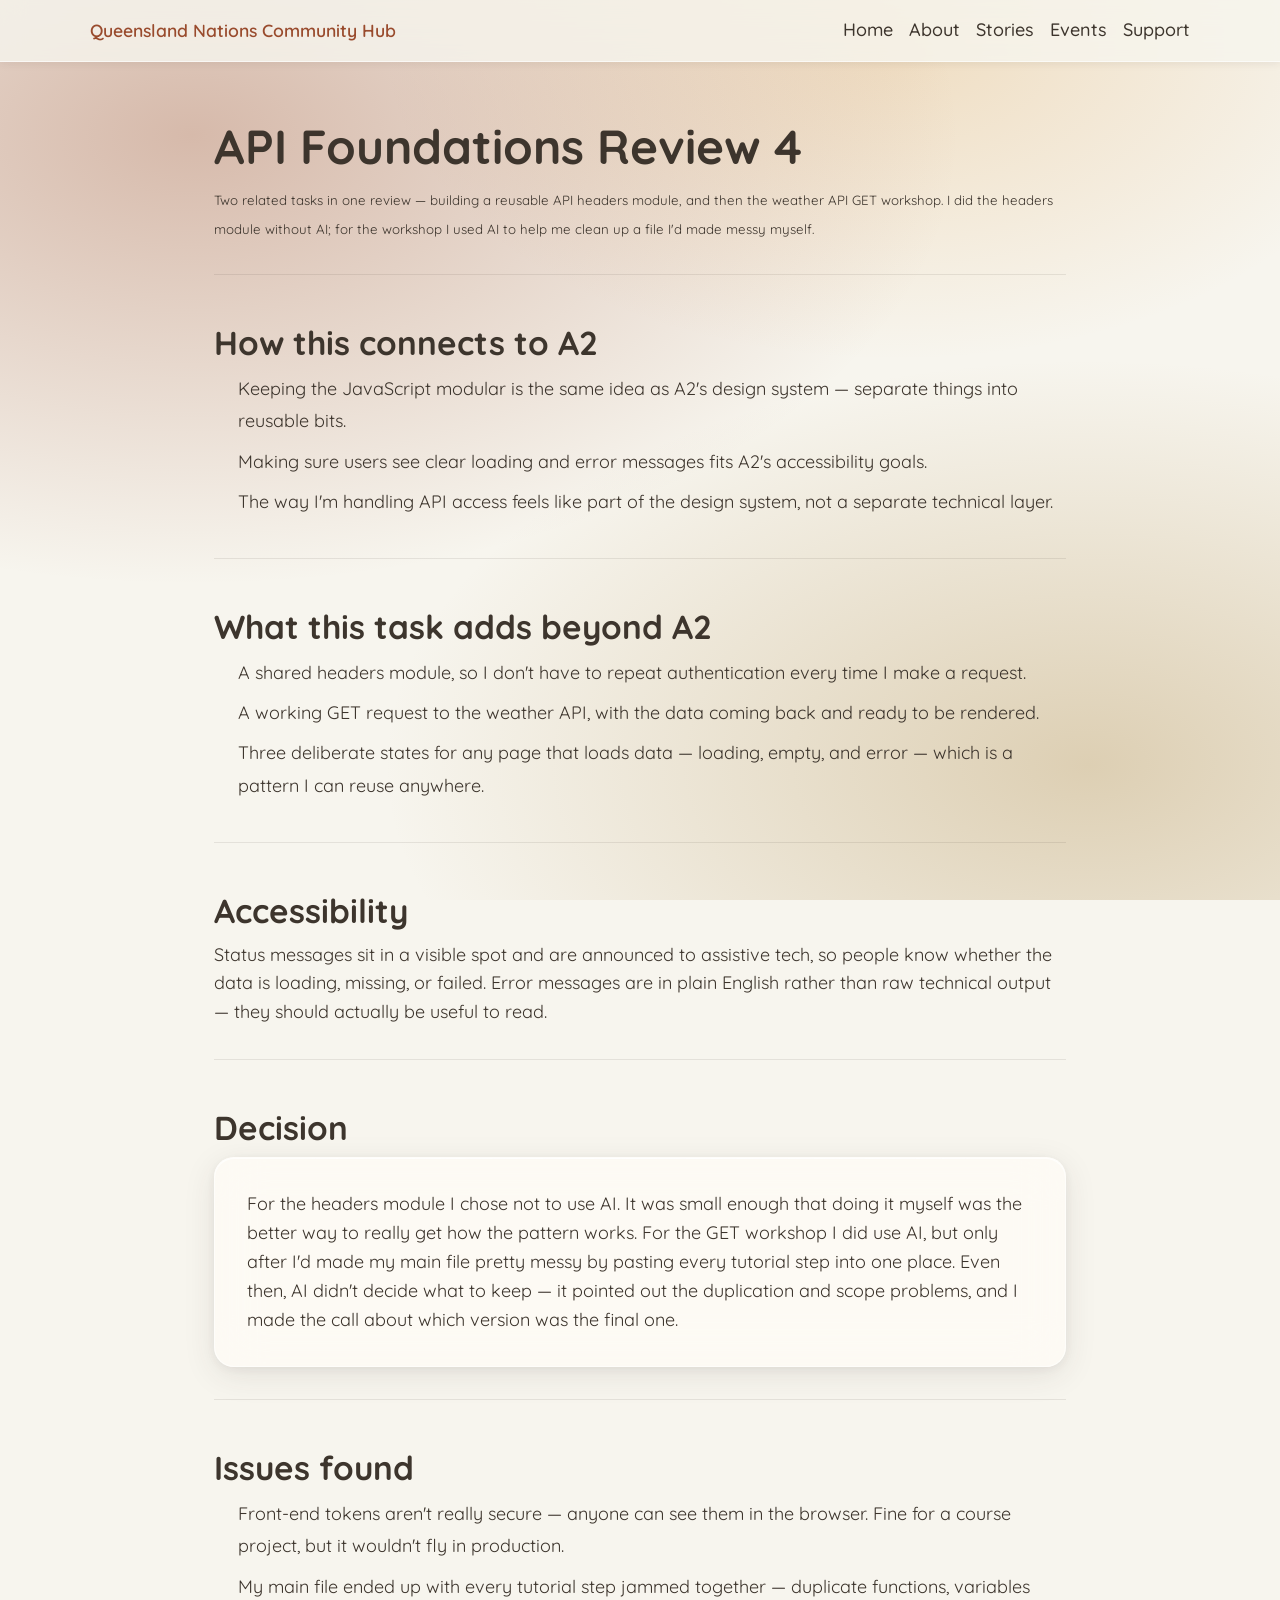
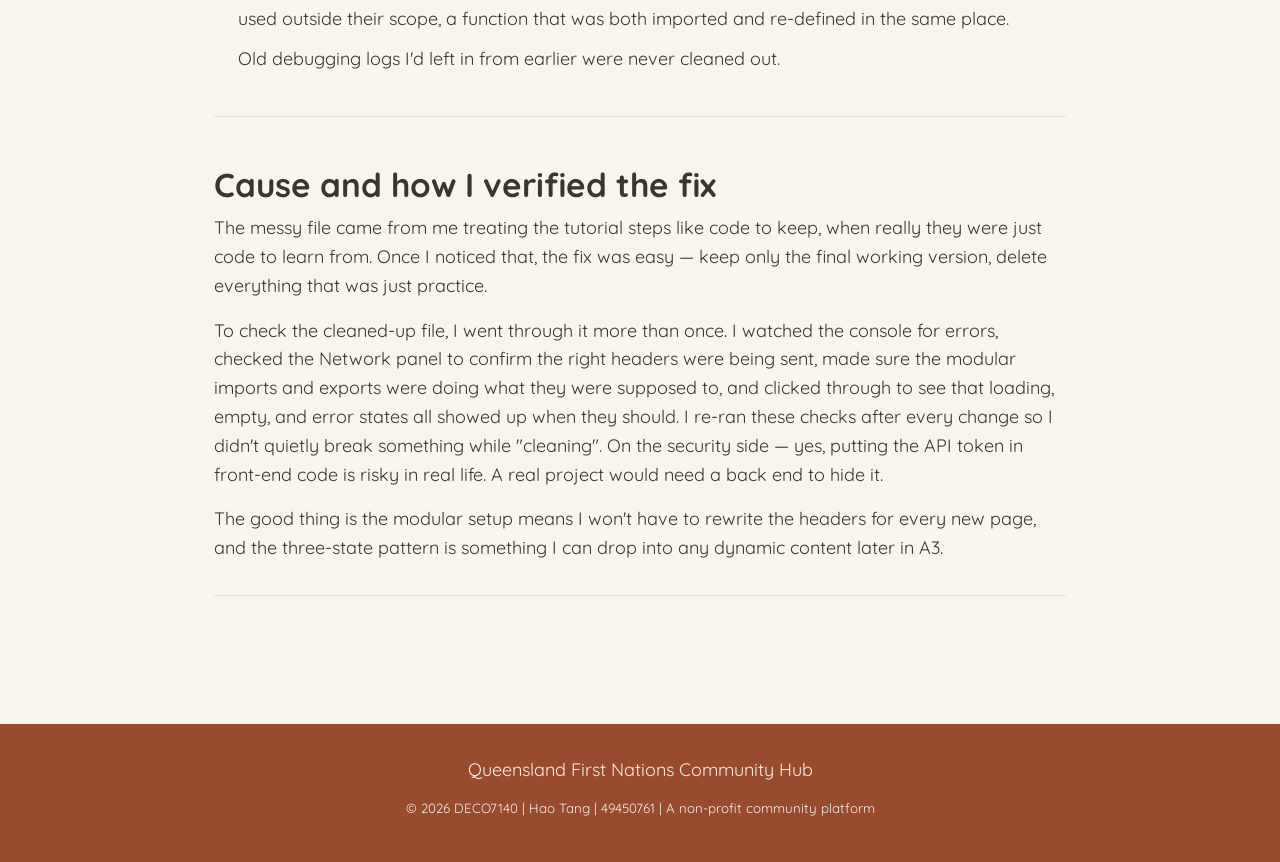
<file: workphase-3/sandbox/review_4.html>
<!DOCTYPE html>
<html lang="en">
<head>
    <meta charset="UTF-8">
    <meta name="viewport" content="width=device-width, initial-scale=1.0">
    <title>API Foundations Review — Queensland Nations Community Hub</title>
    <link href="https://fonts.googleapis.com/css2?family=Quicksand:wght@400;500;600&display=swap" rel="stylesheet">
    <link rel="stylesheet" href="../css/pages/sandbox_typography.css">
</head>

<body>

    <header class="site-header">
        <div class="site-header__inner">
            <span class="site-header__logo">Queensland Nations Community Hub</span>
            <nav class="site-header__nav">
                <a href="#">Home</a>
                <a href="#">About</a>
                <a href="#">Stories</a>
                <a href="#">Events</a>
                <a href="#">Support</a>
            </nav>
        </div>
    </header>

    <main class="container">

        <section class="demo-section">
            <h1>API Foundations Review 4</h1>
            <p><small>Two related tasks in one review — building a reusable API headers module, and then the weather API GET workshop. I did the headers module without AI; for the workshop I used AI to help me clean up a file I'd made messy myself.</small></p>
        </section>

        <section class="demo-section">
            <h2>How this connects to A2</h2>
            <ul class="list">
                <li>Keeping the JavaScript modular is the same idea as A2's design system — separate things into reusable bits.</li>
                <li>Making sure users see clear loading and error messages fits A2's accessibility goals.</li>
                <li>The way I'm handling API access feels like part of the design system, not a separate technical layer.</li>
            </ul>
        </section>

        <section class="demo-section">
            <h2>What this task adds beyond A2</h2>
            <ul class="list">
                <li>A shared headers module, so I don't have to repeat authentication every time I make a request.</li>
                <li>A working GET request to the weather API, with the data coming back and ready to be rendered.</li>
                <li>Three deliberate states for any page that loads data — loading, empty, and error — which is a pattern I can reuse anywhere.</li>
            </ul>
        </section>

        <section class="demo-section">
            <h2>Accessibility</h2>
            <p>Status messages sit in a visible spot and are announced to assistive tech, so people know whether the data is loading, missing, or failed. Error messages are in plain English rather than raw technical output — they should actually be useful to read.</p>
        </section>

        <section class="demo-section">
            <h2>Decision</h2>
            <div class="card callout">
                <p>For the headers module I chose not to use AI. It was small enough that doing it myself was the better way to really get how the pattern works. For the GET workshop I did use AI, but only after I'd made my main file pretty messy by pasting every tutorial step into one place. Even then, AI didn't decide what to keep — it pointed out the duplication and scope problems, and I made the call about which version was the final one.</p>
            </div>
        </section>

        <section class="demo-section">
            <h2>Issues found</h2>
            <ul class="list">
                <li>Front-end tokens aren't really secure — anyone can see them in the browser. Fine for a course project, but it wouldn't fly in production.</li>
                <li>My main file ended up with every tutorial step jammed together — duplicate functions, variables used outside their scope, a function that was both imported and re-defined in the same place.</li>
                <li>Old debugging logs I'd left in from earlier were never cleaned out.</li>
            </ul>
        </section>

        <section class="demo-section">
            <h2>Cause and how I verified the fix</h2>
            <p>The messy file came from me treating the tutorial steps like code to keep, when really they were just code to learn from. Once I noticed that, the fix was easy — keep only the final working version, delete everything that was just practice.</p>
            <p>To check the cleaned-up file, I went through it more than once. I watched the console for errors, checked the Network panel to confirm the right headers were being sent, made sure the modular imports and exports were doing what they were supposed to, and clicked through to see that loading, empty, and error states all showed up when they should. I re-ran these checks after every change so I didn't quietly break something while "cleaning". On the security side — yes, putting the API token in front-end code is risky in real life. A real project would need a back end to hide it.</p>
                <p>The good thing is the modular setup means I won't have to rewrite the headers for every new page, and the three-state pattern is something I can drop into any dynamic content later in A3.</p>
        </section>

    </main>

    <footer class="site-footer">
        <div class="site-footer__inner">
            <p>Queensland First Nations Community Hub</p>
            <p><small>&copy; 2026 DECO7140 | Hao Tang | 49450761 | A non-profit community platform</small></p>
        </div>
    </footer>

</body>
</html>
</file>
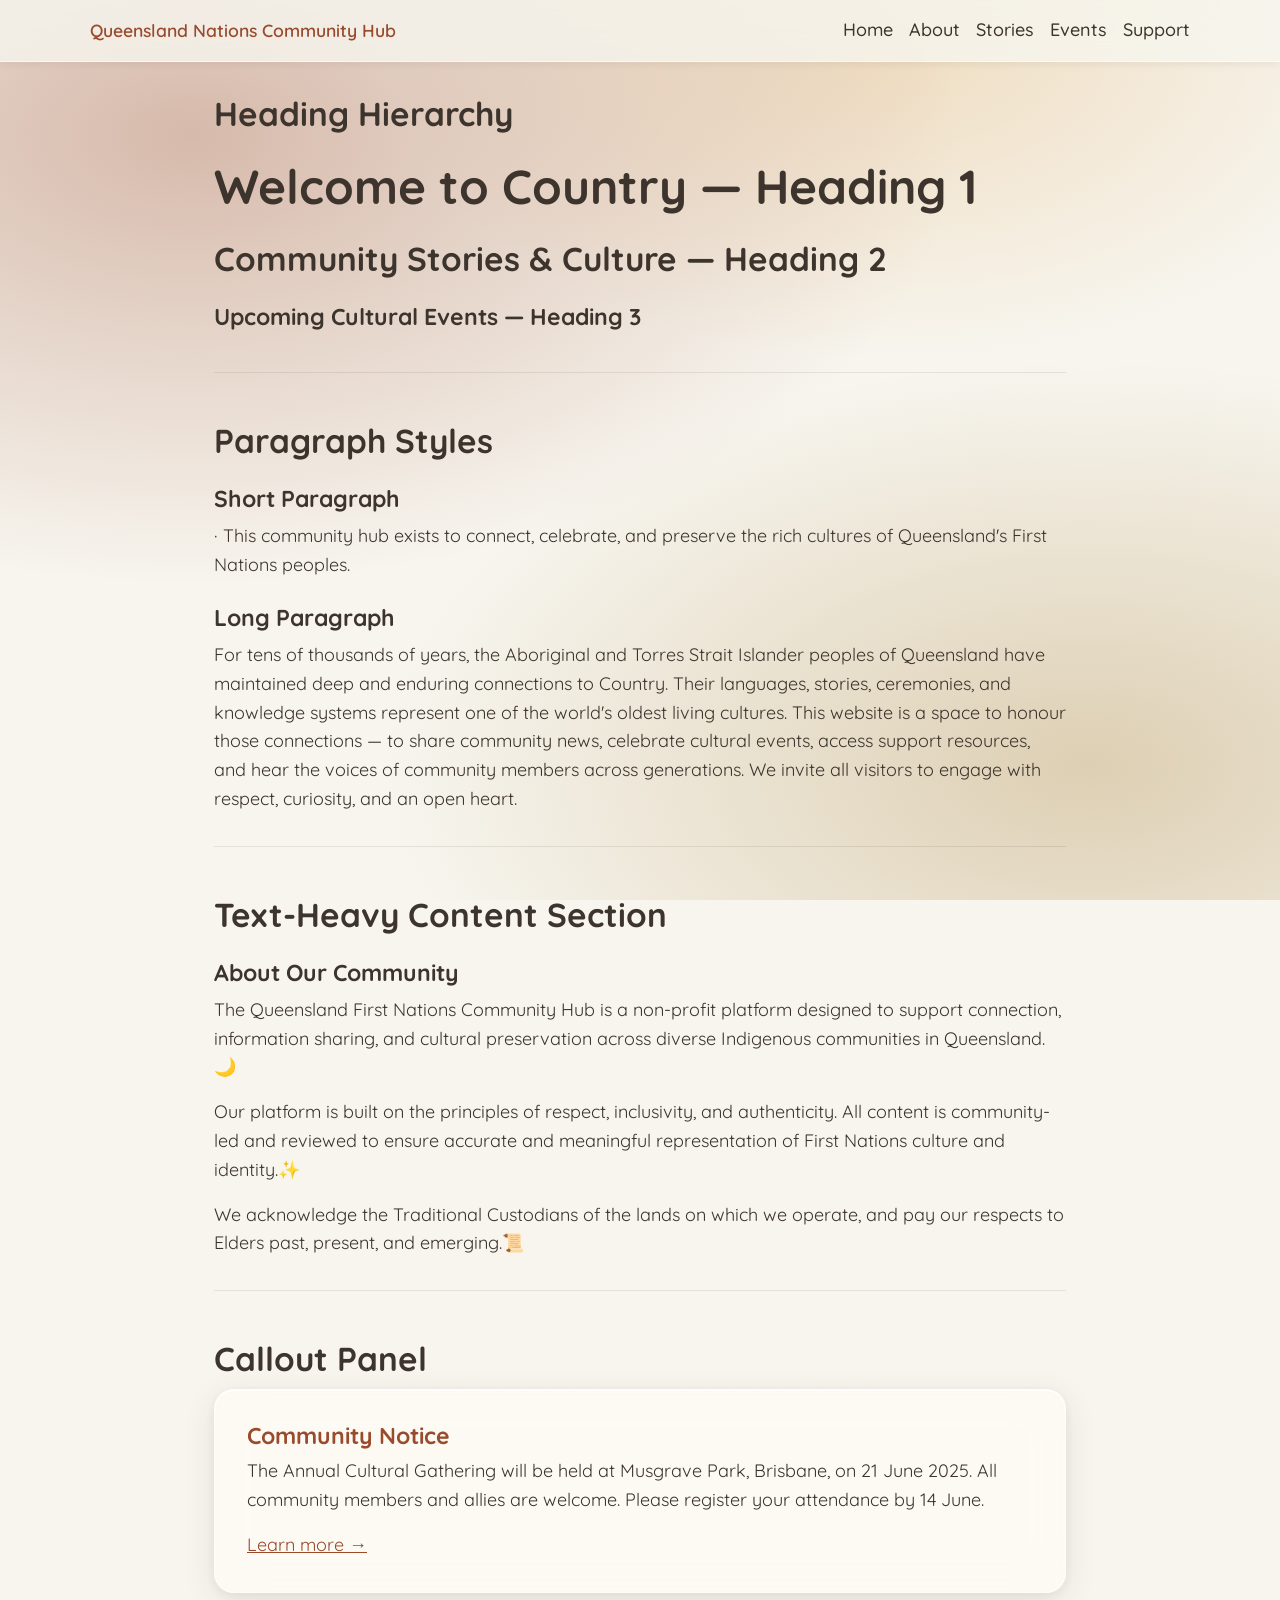
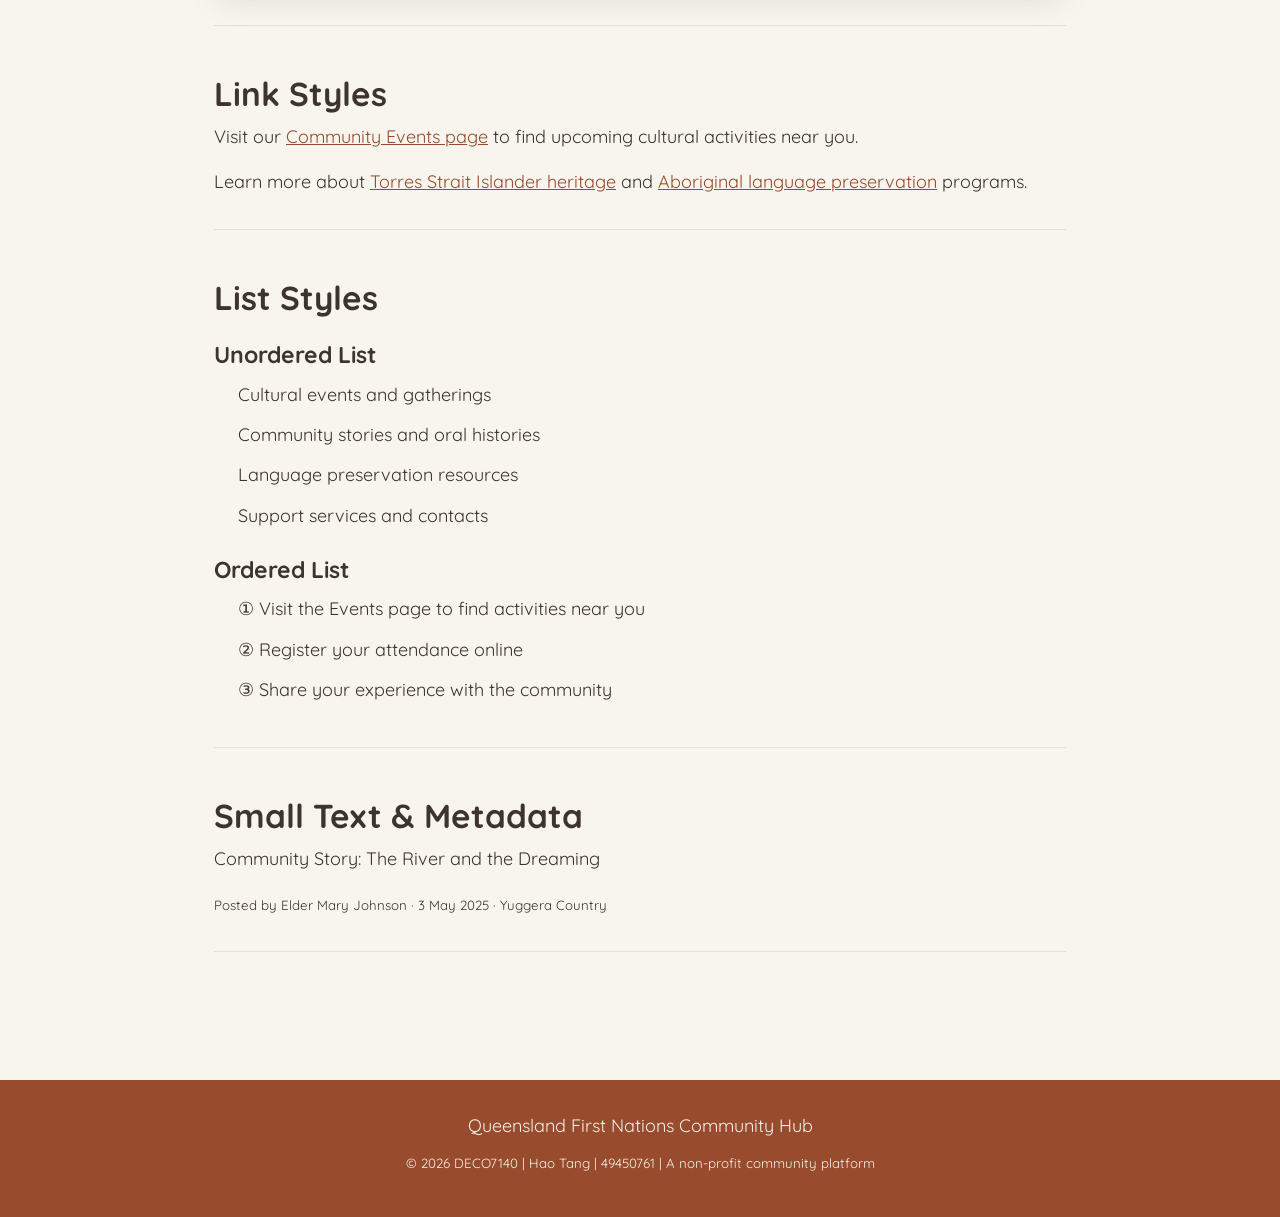
<file: workphase-3/sandbox/typography.html>
<!DOCTYPE html>
<html lang="en">
<head>
    <meta charset="UTF-8">
    <meta name="viewport" content="width=device-width, initial-scale=1.0">
    <title>Typography Sandbox</title>
    <link href="https://fonts.googleapis.com/css2?family=Quicksand:wght@400;500;600&display=swap" rel="stylesheet">
    <link rel="stylesheet" href="../css/pages/sandbox_typography.css">
</head>

<body>

    <!-- Header -->
    <header class="site-header">
        <div class="site-header__inner">
            <span class="site-header__logo">Queensland Nations Community Hub</span>
            <nav class="site-header__nav">
                <a href="#">Home</a>
                <a href="#">About</a>
                <a href="#">Stories</a>
                <a href="#">Events</a>
                <a href="#">Support</a>
            </nav>
        </div>
    </header>

    <main class="container">

        
        <section class="demo-section">
            <h2>Heading Hierarchy</h2>
            <h1>Welcome to Country — Heading 1</h1>
            <h2>Community Stories & Culture — Heading 2</h2>
            <h3>Upcoming Cultural Events — Heading 3</h3>
        </section>

        
        <section class="demo-section">
            <h2>Paragraph Styles</h2>
            <h3>Short Paragraph</h3>
            <p>· This community hub exists to connect, celebrate, and preserve the rich cultures of Queensland's First Nations peoples.</p>

            <h3>Long Paragraph</h3>
            <p>For tens of thousands of years, the Aboriginal and Torres Strait Islander peoples of Queensland have maintained deep and enduring connections to Country. Their languages, stories, ceremonies, and knowledge systems represent one of the world's oldest living cultures. This website is a space to honour those connections — to share community news, celebrate cultural events, access support resources, and hear the voices of community members across generations. We invite all visitors to engage with respect, curiosity, and an open heart.</p>
        </section>

       
        <section class="demo-section">
            <h2>Text-Heavy Content Section</h2>
            <h3>About Our Community</h3>
            <p>The Queensland First Nations Community Hub is a non-profit platform designed to support connection, information sharing, and cultural preservation across diverse Indigenous communities in Queensland.🌙</p>
            <p>Our platform is built on the principles of respect, inclusivity, and authenticity. All content is community-led and reviewed to ensure accurate and meaningful representation of First Nations culture and identity.✨</p>
            <p>We acknowledge the Traditional Custodians of the lands on which we operate, and pay our respects to Elders past, present, and emerging.📜</p>
        </section>

        <!-- 4. Callout / Summary Panel -->
        <section class="demo-section">
            <h2>Callout Panel</h2>
            <div class="card callout">
                <h3>Community Notice</h3>
                <p>The Annual Cultural Gathering will be held at Musgrave Park, Brisbane, on 21 June 2025. All community members and allies are welcome. Please register your attendance by 14 June.</p>
                <a href="#">Learn more →</a>
            </div>
        </section>

        
        <section class="demo-section">
            <h2>Link Styles</h2>
            <p>Visit our <a href="#">Community Events page</a> to find upcoming cultural activities near you.</p>
            <p>Learn more about <a href="#">Torres Strait Islander heritage</a> and <a href="#">Aboriginal language preservation</a> programs.</p>
        </section>

        
        <section class="demo-section">
            <h2>List Styles</h2>
            <h3>Unordered List</h3>
            <ul class="list">
                <li>Cultural events and gatherings</li>
                <li>Community stories and oral histories</li>
                <li>Language preservation resources</li>
                <li>Support services and contacts</li>
            </ul>

            <h3>Ordered List</h3>
            <ol class="list">
                <li>①  Visit the Events page to find activities near you</li>
                <li>②  Register your attendance online</li>
                <li>③  Share your experience with the community</li>
            </ol>
        </section>

        <!-- 7. Small text / Metadata -->
        <section class="demo-section">
            <h2>Small Text & Metadata</h2>
            <p>Community Story: The River and the Dreaming</p>
            <small>Posted by Elder Mary Johnson · 3 May 2025 · Yuggera Country</small>
        </section>

    </main>

    <!-- Footer -->
    <footer class="site-footer">
        <div class="site-footer__inner">
            <p>Queensland First Nations Community Hub</p>
            <p><small>© 2026 DECO7140 | Hao Tang | 49450761 | A non-profit community platform</small></p>
        </div>
    </footer>

</body>
</html>
</file>
<file: workphase-3/css/pages/index.css>
@import "../base/_reset.css";
@import "../base/_variables.css";
@import "../base/_typography.css";
@import "../components/_card.css";
@import "../components/_form.css";
@import "../components/_button.css";

/* =========================================================
   Header / Footer
========================================================= */
.site-header {
    background: rgba(247, 245, 238, 0.80);
    backdrop-filter: blur(12px);
    -webkit-backdrop-filter: blur(12px);
    border-bottom: 1.5px solid rgba(255, 255, 255, 0.60);
    padding: 1rem;
    position: sticky;
    top: 0;
    z-index: 100;
    box-shadow: 0 2px 8px rgba(61, 53, 45, 0.08);
}

.site-header__inner {
    display: flex;
    flex-direction: column;
    gap: 0.75rem;
    max-width: 1100px;
    margin: 0 auto;
}

.site-header__logo {
    font-weight: 600;
    font-size: 1.1rem;
    color: var(--color-primary);
}

.site-header__nav {
    display: flex;
    flex-wrap: wrap;
    align-items: center;
    gap: 1rem;
}

.site-header__nav a {
    color: var(--color-text);
    text-decoration: none;
    font-weight: 500;
}

.site-header__nav a:hover {
    color: var(--color-primary);
    text-decoration: underline;
}

.site-header__nav a[aria-current="page"] {
    color: var(--color-primary);
    font-weight: 600;
}

/* header */
.subscribe-trigger {
    background: var(--color-primary);
    color: var(--color-bg-light);
    border: none;
    border-radius: 999px;
    padding: 0.5rem 1.1rem;
    font-family: inherit;
    font-weight: 600;
    font-size: 0.9rem;
    cursor: pointer;
    transition: background 0.2s ease;
}

.subscribe-trigger:hover {
    background: #843f25;
}

.subscribe-trigger:focus-visible {
    outline: 2px solid var(--color-primary);
    outline-offset: 2px;
}

@media (min-width: 768px) {
    .site-header__inner {
        flex-direction: row;
        justify-content: space-between;
        align-items: center;
    }
}


.section {
    max-width: 1000px;
    margin: 0 auto;
    padding: 2.5rem 1.5rem;
}

.section__title {
    color: var(--color-primary);
    text-align: center;
    margin-bottom: 0.5rem;
}

.section__subtitle {
    text-align: center;
    max-width: 620px;
    margin: 0 auto 2rem;
    color: rgba(61, 53, 45, 0.8);
}

/* =========================================================
   Hero 
========================================================= */
.hero {
    position: relative;
    min-height: 100vh;
    display: flex;
    flex-direction: column;
    align-items: center;
    justify-content: center;
    text-align: center;
    padding: 4rem 1.5rem;
    /* 深色遮罩叠在图片上，保证文字可读 */
    background-image:
        linear-gradient(rgba(61, 53, 45, 0.45), rgba(61, 53, 45, 0.55)),
        url("../../images/hero.png");
    background-size: cover;
    background-position: center;
    background-repeat: no-repeat;
}

.hero__inner {
    max-width: 760px;
}

.hero__welcome {
    text-transform: uppercase;
    letter-spacing: 0.15em;
    font-size: 0.8rem;
    font-weight: 600;
    color: #F2E6D8;
}

.hero__title {
    font-size: clamp(2rem, 5vw, 3.25rem);
    color: #FFFFFF;
    margin: 0.75rem 0 1rem;
    line-height: 1.2;
    text-shadow: 0 2px 12px rgba(0, 0, 0, 0.35);
}

.hero__text {
    font-size: 1.15rem;
    margin-bottom: 1.75rem;
    color: #F7F2EC;
    text-shadow: 0 1px 8px rgba(0, 0, 0, 0.30);
}

.hero__cta {
    background: var(--color-primary);
    color: var(--color-bg-light);
    border: none;
    border-radius: 999px;
    padding: 0.85rem 2rem;
    font-family: inherit;
    font-weight: 600;
    font-size: 1rem;
    cursor: pointer;
    transition: transform 0.2s ease, background 0.2s ease;
    box-shadow: 0 4px 16px rgba(0, 0, 0, 0.25);
}

.hero__cta:hover {
    background: #843f25;
    transform: translateY(-2px);
}

.hero__cta:focus-visible {
    outline: 2px solid #FFFFFF;
    outline-offset: 3px;
}

/* =========================================================
  introduction
========================================================= */
.intro-card {
    max-width: 760px;
    margin: 0 auto;
    text-align: center;
}

.intro-card p {
    margin-bottom: 1rem;
}

.intro-card p:last-child {
    margin-bottom: 0;
}

/* =========================================================
   cards
========================================================= */
.nav-cards {
    display: grid;
    grid-template-columns: 1fr;
    gap: 1.25rem;
}

@media (min-width: 720px) {
    .nav-cards {
        grid-template-columns: repeat(3, 1fr);
    }
}

.nav-card {
    text-decoration: none;
    display: flex;
    flex-direction: column;
    gap: 0.5rem;
}

.nav-card__title {
    color: var(--color-primary);
    margin: 0;
}

.nav-card__text {
    color: var(--color-text);
    font-size: 0.95rem;
}

.nav-card__more {
    color: var(--color-secondary);
    font-weight: 600;
    font-size: 0.9rem;
    margin-top: auto;
}

/* =========================================================
   storys
========================================================= */
.story-grid {
    display: grid;
    grid-template-columns: 1fr;
    gap: 1.25rem;
}

@media (min-width: 720px) {
    .story-grid {
        grid-template-columns: repeat(3, 1fr);
    }
}

.preview-card {
    text-decoration: none;
    display: flex;
    flex-direction: column;
    gap: 0.6rem;
}

.preview-card__image {
    width: 100%;
    height: 150px;
    object-fit: cover;
    border-radius: 0.75rem;
    background: rgba(61, 53, 45, 0.06);
}

.preview-card__title {
    color: var(--color-primary);
    margin: 0;
    font-size: 1.05rem;
}

.preview-card__excerpt {
    font-size: 0.9rem;
    color: var(--color-text);
}

.preview-card__more {
    color: var(--color-secondary);
    font-weight: 600;
    font-size: 0.9rem;
    margin-top: auto;
}

.preview-status {
    text-align: center;
    color: var(--color-text);
}

/* =========================================================
   Cultural Science Popularization Mini-module
========================================================= */
.edu-grid {
    display: grid;
    grid-template-columns: 1fr;
    gap: 1.25rem;
}

@media (min-width: 720px) {
    .edu-grid {
        grid-template-columns: repeat(3, 1fr);
    }
}

.edu-card__term {
    color: var(--color-primary);
    margin: 0 0 0.5rem;
}

.edu-card__text {
    font-size: 0.92rem;
    color: var(--color-text);
}

/* =========================================================
  <dialog> 
========================================================= */
.subscribe-dialog {
    border: none;
    border-radius: 1.25rem;
    padding: 0;
    max-width: 440px;
    width: 92%;
    background: transparent;

    /* 居中显示 */
    position: fixed;
    top: 50%;
    left: 50%;
    transform: translate(-50%, -50%);
    margin: 0;
}

/* 背景遮罩 + 模糊 */
.subscribe-dialog::backdrop {
    background: rgba(61, 53, 45, 0.35);
    backdrop-filter: blur(6px);
    -webkit-backdrop-filter: blur(6px);
}

.subscribe-dialog__card {
    padding: 2rem;
}

.subscribe-dialog__close {
    position: absolute;
    top: 0.85rem;
    right: 0.85rem;
    width: 40px;
    height: 40px;
    border: none;
    background: rgba(61, 53, 45, 0.06);
    border-radius: 50%;
    font-size: 1.2rem;
    line-height: 1;
    color: var(--color-text);
    cursor: pointer;
}

.subscribe-dialog__close:hover {
    background: rgba(61, 53, 45, 0.12);
}

.subscribe-dialog__close:focus-visible {
    outline: 2px solid var(--color-primary);
    outline-offset: 2px;
}

.form-card__title {
    color: var(--color-primary);
    margin-bottom: 0.25rem;
}

.form-card__subtitle {
    color: rgba(61, 53, 45, 0.8);
    margin-bottom: 1.25rem;
    font-size: 0.95rem;
}

#form-message {
    margin-top: 0.85rem;
    min-height: 1.2rem;
    font-size: 0.9rem;
    color: var(--color-primary);
}

/* =========================================================
   Footer
========================================================= */
.site-footer {
    background-color: var(--color-primary);
    padding: 2rem 1.5rem;
    margin-top: 3rem;
}

.site-footer__inner {
    max-width: 1100px;
    margin: 0 auto;
    text-align: center;
}

.site-footer p {
    color: var(--color-bg-light);
    margin-bottom: 0.5rem;
}
</file>
<file: workphase-3/css/pages/about.css>
@import "../base/_reset.css";
@import "../base/_variables.css";
@import "../base/_typography.css";
@import "../components/_card.css";


.site-header {
    background: rgba(247, 245, 238, 0.80);
    backdrop-filter: blur(12px);
    -webkit-backdrop-filter: blur(12px);
    border-bottom: 1.5px solid rgba(255, 255, 255, 0.60);
    padding: 1rem;
    position: sticky;
    top: 0;
    z-index: 100;
    box-shadow: 0 2px 8px rgba(61, 53, 45, 0.08);
}

.site-header__inner {
    display: flex;
    flex-direction: column;
    gap: 0.75rem;
    max-width: 1100px;
    margin: 0 auto;
}

.site-header__logo {
    font-weight: 600;
    font-size: 1.1rem;
    color: var(--color-primary);
}

.site-header__nav {
    display: flex;
    flex-wrap: wrap;
    gap: 1rem;
}

.site-header__nav a {
    color: var(--color-text);
    text-decoration: none;
    font-weight: 500;
}

.site-header__nav a:hover {
    color: var(--color-primary);
    text-decoration: underline;
}

.site-header__nav a[aria-current="page"] {
    color: var(--color-primary);
    font-weight: 600;
}

@media (min-width: 768px) {
    .site-header__inner {
        flex-direction: row;
        justify-content: space-between;
        align-items: center;
    }
}

/* ---- About 页布局 ---- */
.about-container {
    max-width: 820px;
    margin: 0 auto;
    padding: 2.5rem 1.5rem;
}

.about-hero {
    text-align: center;
    margin-bottom: 2.5rem;
}

.about-hero h1 {
    color: var(--color-primary);
    margin-bottom: 0.75rem;
}

.about-hero p {
    font-size: 1.1rem;
    color: var(--color-text);
}


.about-section {
    margin-bottom: 1.5rem;
}

.about-section h2 {
    color: var(--color-primary);
    margin-bottom: 0.75rem;
}

.about-section p {
    margin-bottom: 1rem;
}

.about-section p:last-child {
    margin-bottom: 0;
}


.about-principles {
    list-style: none;
    display: grid;
    gap: 0.75rem;
    margin-top: 0.5rem;
}

.about-principles li {
    padding-left: 1.5rem;
    position: relative;
}

.about-principles li::before {
    content: "—";
    position: absolute;
    left: 0;
    color: var(--color-secondary);
    font-weight: 600;
}


.about-acknowledgement {
    border-left: 3px solid var(--color-primary);
    font-style: italic;
}


.about-cta {
    display: flex;
    flex-wrap: wrap;
    gap: 1rem;
    margin-top: 0.5rem;
}

.about-cta a {
    color: var(--color-primary);
    font-weight: 600;
    text-decoration: none;
}

.about-cta a:hover {
    text-decoration: underline;
}

/* ---- Footer ---- */
.site-footer {
    background-color: var(--color-primary);
    padding: 2rem 1.5rem;
    margin-top: 3rem;
}

.site-footer__inner {
    max-width: 1100px;
    margin: 0 auto;
    text-align: center;
}

.site-footer p {
    color: var(--color-bg-light);
    margin-bottom: 0.5rem;
}
</file>
<file: workphase-3/css/pages/dynamic.css>
@import "../base/_reset.css";
@import "../base/_variables.css";
@import "../base/_typography.css";
@import "../components/_card.css";

.site-header { background: rgba(247,245,238,0.80); backdrop-filter: blur(12px); -webkit-backdrop-filter: blur(12px); border-bottom: 1.5px solid rgba(255,255,255,0.60); padding: 1rem; position: sticky; top: 0; z-index: 100; box-shadow: 0 2px 8px rgba(61,53,45,0.08); }
.site-header__inner { display: flex; flex-direction: column; gap: 0.75rem; max-width: 1100px; margin: 0 auto; }
.site-header__logo { font-weight: 600; font-size: 1.1rem; color: var(--color-primary); }
.site-header__nav { display: flex; flex-wrap: wrap; gap: 1rem; }
.site-header__nav a { color: var(--color-text); text-decoration: none; font-weight: 500; }
.site-header__nav a:hover { color: var(--color-primary); text-decoration: underline; }
.site-header__nav a[aria-current="page"] { color: var(--color-primary); font-weight: 600; }
@media (min-width: 768px) { .site-header__inner { flex-direction: row; justify-content: space-between; align-items: center; } }

.posts-intro { text-align: center; max-width: 700px; margin: 0 auto; padding: 2.5rem 1.5rem 1rem; }
.posts-intro h1 { color: var(--color-primary); margin-bottom: 0.75rem; }
.posts-intro__notice { font-size: 0.85rem; color: rgba(61,53,45,0.7); font-style: italic; margin-top: 0.5rem; }

.posts-grid { display: grid; grid-template-columns: 1fr; gap: 1.25rem; max-width: 1000px; margin: 0 auto; padding: 1rem 1.5rem 3rem; }
@media (min-width: 720px) { .posts-grid { grid-template-columns: repeat(2, 1fr); } }

.post-card { display: flex; flex-direction: column; gap: 0.6rem; }
.post-card__image { width: 100%; height: 180px; object-fit: cover; border-radius: 0.75rem; background: rgba(61,53,45,0.06); }
.post-card__type { align-self: flex-start; background: rgba(153,75,45,0.10); color: var(--color-primary); font-size: 0.75rem; font-weight: 600; text-transform: uppercase; letter-spacing: 0.04em; padding: 0.2rem 0.6rem; border-radius: 999px; }
.post-card__title { color: var(--color-primary); margin: 0; font-size: 1.15rem; }
.post-card__date { font-size: 0.85rem; color: var(--color-secondary); font-weight: 600; margin: 0; }
.post-card__content { margin: 0; }

.post-status { max-width: 600px; margin: 2rem auto; text-align: center; }
.post-status--error { color: var(--color-primary); }

.site-footer { background-color: var(--color-primary); padding: 2rem 1.5rem; margin-top: 3rem; }
.site-footer__inner { max-width: 1100px; margin: 0 auto; text-align: center; }
.site-footer p { color: var(--color-bg-light); margin-bottom: 0.5rem; }
</file>
<file: workphase-3/css/pages/events.css>
@import "../base/_reset.css";
@import "../base/_variables.css";
@import "../base/_typography.css";
@import "../components/_card.css";
@import "../components/_form.css";
@import "../components/_button.css";

/* ---- Header / Footer ---- */
.site-header {
    background: rgba(247, 245, 238, 0.80);
    backdrop-filter: blur(12px);
    -webkit-backdrop-filter: blur(12px);
    border-bottom: 1.5px solid rgba(255, 255, 255, 0.60);
    padding: 1rem;
    position: sticky;
    top: 0;
    z-index: 100;
    box-shadow: 0 2px 8px rgba(61, 53, 45, 0.08);
}

.site-header__inner {
    display: flex;
    flex-direction: column;
    gap: 0.75rem;
    max-width: 1100px;
    margin: 0 auto;
}

.site-header__logo {
    font-weight: 600;
    font-size: 1.1rem;
    color: var(--color-primary);
}

.site-header__nav {
    display: flex;
    flex-wrap: wrap;
    gap: 1rem;
}

.site-header__nav a {
    color: var(--color-text);
    text-decoration: none;
    font-weight: 500;
}

.site-header__nav a:hover {
    color: var(--color-primary);
    text-decoration: underline;
}

.site-header__nav a[aria-current="page"] {
    color: var(--color-primary);
    font-weight: 600;
}

@media (min-width: 768px) {
    .site-header__inner {
        flex-direction: row;
        justify-content: space-between;
        align-items: center;
    }
}

/* ---- 页面引导 ---- */
.events-intro {
    text-align: center;
    max-width: 700px;
    margin: 0 auto;
    padding: 2.5rem 1.5rem 1rem;
}

.events-intro h1 {
    color: var(--color-primary);
    margin-bottom: 0.75rem;
}

/* ---- 单个活动卡片 ---- */
.event-wrapper {
    max-width: 680px;
    margin: 0 auto 3rem;
    padding: 0 1.5rem;
}

.event-card {
    display: flex;
    flex-direction: column;
    gap: 1rem;
}

.event-card__image {
    width: 100%;
    height: 260px;
    object-fit: cover;
    border-radius: 0.85rem;
    background: rgba(61, 53, 45, 0.06);
}

.event-card__title {
    color: var(--color-primary);
    margin: 0;
}

.event-card__meta {
    font-size: 0.9rem;
    color: var(--color-secondary);
    font-weight: 600;
}

.event-card__desc {
    margin: 0;
}

.event-card__join {
    align-self: flex-start;
    background: var(--color-primary);
    color: var(--color-bg-light);
    border: none;
    border-radius: 999px;
    padding: 0.75rem 1.75rem;
    font-family: inherit;
    font-weight: 600;
    font-size: 1rem;
    cursor: pointer;
    transition: transform 0.2s ease, background 0.2s ease;
}

.event-card__join:hover {
    background: #843f25;
    transform: translateY(-2px);
}

.event-card__join:focus-visible {
    outline: 2px solid var(--color-primary);
    outline-offset: 3px;
}

/* ---- 订阅弹窗（与首页一致） ---- */
.subscribe-dialog {
    border: none;
    border-radius: 1.25rem;
    padding: 0;
    max-width: 440px;
    width: 92%;
    background: transparent;
    position: fixed;
    top: 50%;
    left: 50%;
    transform: translate(-50%, -50%);
    margin: 0;
}

.subscribe-dialog::backdrop {
    background: rgba(61, 53, 45, 0.35);
    backdrop-filter: blur(6px);
    -webkit-backdrop-filter: blur(6px);
}

.subscribe-dialog__card {
    padding: 2rem;
}

.subscribe-dialog__close {
    position: absolute;
    top: 0.85rem;
    right: 0.85rem;
    width: 40px;
    height: 40px;
    border: none;
    background: rgba(61, 53, 45, 0.06);
    border-radius: 50%;
    font-size: 1.2rem;
    line-height: 1;
    color: var(--color-text);
    cursor: pointer;
}

.subscribe-dialog__close:hover {
    background: rgba(61, 53, 45, 0.12);
}

.subscribe-dialog__close:focus-visible {
    outline: 2px solid var(--color-primary);
    outline-offset: 2px;
}

.form-card__title {
    color: var(--color-primary);
    margin-bottom: 0.25rem;
}

.form-card__subtitle {
    color: rgba(61, 53, 45, 0.8);
    margin-bottom: 1.25rem;
    font-size: 0.95rem;
}

#form-message {
    margin-top: 0.85rem;
    min-height: 1.2rem;
    font-size: 0.9rem;
    color: var(--color-primary);
}

/* ---- Footer ---- */
.site-footer {
    background-color: var(--color-primary);
    padding: 2rem 1.5rem;
    margin-top: 3rem;
}

.site-footer__inner {
    max-width: 1100px;
    margin: 0 auto;
    text-align: center;
}

.site-footer p {
    color: var(--color-bg-light);
    margin-bottom: 0.5rem;
}
</file>
<file: workphase-3/css/pages/extension.css>
@import "../base/_reset.css";
@import "../base/_variables.css";
@import "../base/_typography.css";
@import "../components/_card.css";
@import "../components/_audio-card.css";

.site-header {
    background: rgba(247, 245, 238, 0.80);
    backdrop-filter: blur(12px);
    -webkit-backdrop-filter: blur(12px);
    border-bottom: 1.5px solid rgba(255, 255, 255, 0.60);
    padding: 1rem;
    position: sticky;
    top: 0;
    z-index: 100;
    box-shadow: 0 2px 8px rgba(61, 53, 45, 0.08);
}

.site-header__inner {
    display: flex;
    flex-direction: column;
    gap: 0.75rem;
    max-width: 1100px;
    margin: 0 auto;
}

.site-header__logo {
    font-weight: 600;
    font-size: 1.1rem;
    color: var(--color-primary);
}

.site-header__nav {
    display: flex;
    flex-wrap: wrap;
    gap: 1rem;
}

.site-header__nav a {
    color: var(--color-text);
    text-decoration: none;
    font-weight: 500;
}

.site-header__nav a:hover {
    color: var(--color-primary);
    text-decoration: underline;
}

@media (min-width: 768px) {
    .site-header__inner {
        flex-direction: row;
        justify-content: space-between;
        align-items: center;
    }
}


.extension-intro {
    max-width: 760px;
    margin: 0 auto;
    padding: 2.5rem 1.5rem 1.5rem;
    text-align: center;
}

.extension-intro h1 {
    color: var(--color-primary);
    margin-bottom: 0.75rem;
}

.extension-intro p {
    margin-bottom: 0.5rem;
}

.extension-intro__consent {
    font-size: 0.85rem;
    color: rgba(61, 53, 45, 0.7);
    font-style: italic;
}

/* ---- Footer ---- */
.site-footer {
    background-color: var(--color-primary);
    padding: 2rem 1.5rem;
    margin-top: 3rem;
}

.site-footer__inner {
    max-width: 1100px;
    margin: 0 auto;
    text-align: center;
}

.site-footer p {
    color: var(--color-bg-light);
    margin-bottom: 0.5rem;
}
</file>
<file: workphase-3/css/pages/reflection.css>
@import "../base/_reset.css";
@import "../base/_variables.css";
@import "../base/_typography.css";
@import "../components/_card.css";

/* ---- Header / Footer ---- */
.site-header {
    background: rgba(247, 245, 238, 0.80);
    backdrop-filter: blur(12px);
    -webkit-backdrop-filter: blur(12px);
    border-bottom: 1.5px solid rgba(255, 255, 255, 0.60);
    padding: 1rem;
    position: sticky;
    top: 0;
    z-index: 100;
    box-shadow: 0 2px 8px rgba(61, 53, 45, 0.08);
}

.site-header__inner {
    display: flex;
    flex-direction: column;
    gap: 0.75rem;
    max-width: 1100px;
    margin: 0 auto;
}

.site-header__logo {
    font-weight: 600;
    font-size: 1.1rem;
    color: var(--color-primary);
}

.site-header__nav {
    display: flex;
    flex-wrap: wrap;
    gap: 1rem;
}

.site-header__nav a {
    color: var(--color-text);
    text-decoration: none;
    font-weight: 500;
}

.site-header__nav a:hover {
    color: var(--color-primary);
    text-decoration: underline;
}

.site-header__nav a[aria-current="page"] {
    color: var(--color-primary);
    font-weight: 600;
}

@media (min-width: 768px) {
    .site-header__inner {
        flex-direction: row;
        justify-content: space-between;
        align-items: center;
    }
}


.reflection {
    max-width: 760px;
    margin: 0 auto;
    padding: 2.5rem 1.5rem;
}

.reflection__intro {
    text-align: center;
    margin-bottom: 2.5rem;
}

.reflection__intro h1 {
    color: var(--color-primary);
    margin-bottom: 0.75rem;
}

.reflection__intro p {
    color: rgba(61, 53, 45, 0.85);
}

.reflection-section {
    margin-bottom: 1.5rem;
}

.reflection-section h2 {
    color: var(--color-primary);
    margin-bottom: 0.85rem;
}

.reflection-section h3 {
    color: var(--color-secondary);
    margin-top: 1.25rem;
    margin-bottom: 0.4rem;
    font-size: 1.05rem;
}

.reflection-section p {
    margin-bottom: 1rem;
    line-height: 1.7;
}

.reflection-section p:last-child {
    margin-bottom: 0;
}

.reflection-section ul {
    padding-left: 1.5rem;
    margin-bottom: 1rem;
    line-height: 1.7;
}

.reflection-section li {
    margin-bottom: 0.5rem;
}


.reflection-compare {
    display: grid;
    grid-template-columns: 1fr;
    gap: 1rem;
    margin-top: 1rem;
}

@media (min-width: 600px) {
    .reflection-compare {
        grid-template-columns: 1fr 1fr;
    }
}

.reflection-compare__item {
    margin: 0;
}

.reflection-compare__image {
    width: 100%;
    border-radius: 0.85rem;
    border: 1px solid rgba(61, 53, 45, 0.12);
    background: rgba(61, 53, 45, 0.06);
    display: block;
}

.reflection-compare figcaption {
    font-size: 0.85rem;
    color: rgba(61, 53, 45, 0.75);
    margin-top: 0.5rem;
    text-align: center;
}

/* ---- Footer ---- */
.site-footer {
    background-color: var(--color-primary);
    padding: 2rem 1.5rem;
    margin-top: 3rem;
}

.site-footer__inner {
    max-width: 1100px;
    margin: 0 auto;
    text-align: center;
}

.site-footer p {
    color: var(--color-bg-light);
    margin-bottom: 0.5rem;
}
</file>
<file: workphase-3/css/pages/variations.css>
@import "../base/_reset.css";
@import "../base/_variables.css";
@import "../base/_typography.css";
@import "../components/_card.css";

/* ---- Header / Footer ---- */
.site-header {
    background: rgba(247, 245, 238, 0.80);
    backdrop-filter: blur(12px);
    -webkit-backdrop-filter: blur(12px);
    border-bottom: 1.5px solid rgba(255, 255, 255, 0.60);
    padding: 1rem;
    position: sticky;
    top: 0;
    z-index: 100;
    box-shadow: 0 2px 8px rgba(61, 53, 45, 0.08);
}

.site-header__inner {
    display: flex;
    flex-direction: column;
    gap: 0.75rem;
    max-width: 1100px;
    margin: 0 auto;
}

.site-header__logo {
    font-weight: 600;
    font-size: 1.1rem;
    color: var(--color-primary);
}

.site-header__nav {
    display: flex;
    flex-wrap: wrap;
    gap: 1rem;
}

.site-header__nav a {
    color: var(--color-text);
    text-decoration: none;
    font-weight: 500;
}

.site-header__nav a:hover {
    color: var(--color-primary);
    text-decoration: underline;
}

.site-header__nav a[aria-current="page"] {
    color: var(--color-primary);
    font-weight: 600;
}

@media (min-width: 768px) {
    .site-header__inner {
        flex-direction: row;
        justify-content: space-between;
        align-items: center;
    }
}

.container {
    max-width: 960px;
    margin: 0 auto;
    padding: 2rem 1.5rem;
}

.page-intro {
    text-align: center;
    margin-bottom: 2.5rem;
}

.page-intro h1 {
    color: var(--color-primary);
    margin-bottom: 0.75rem;
}

.page-intro p {
    max-width: 640px;
    margin: 0 auto;
}


.spec-section {
    margin-bottom: 3rem;
}

.spec-section > h2 {
    color: var(--color-primary);
    border-bottom: 2px solid rgba(153, 75, 45, 0.20);
    padding-bottom: 0.5rem;
    margin-bottom: 1.5rem;
}

.spec-section h3 {
    margin-top: 1.5rem;
    margin-bottom: 0.6rem;
}


.token-colors {
    display: grid;
    grid-template-columns: repeat(auto-fit, minmax(180px, 1fr));
    gap: 1rem;
}

.token-color {
    border-radius: 0.75rem;
    overflow: hidden;
    border: 1px solid rgba(61, 53, 45, 0.10);
    background: rgba(255, 252, 247, 0.5);
}

.token-color__swatch {
    height: 80px;
}

.token-color__info {
    padding: 0.75rem;
}

.token-color__name {
    font-weight: 600;
    display: block;
}

.token-color__hex {
    font-family: monospace;
    font-size: 0.85rem;
    color: var(--color-text);
}

.token-color__use {
    display: block;
    font-size: 0.8rem;
    color: rgba(61, 53, 45, 0.7);
    margin-top: 0.25rem;
}


.token-type p {
    margin-bottom: 0.5rem;
}

.token-type small {
    color: rgba(61, 53, 45, 0.7);
    font-family: monospace;
}

/* ---- 迭代记录 ---- */
.iteration {
    margin-bottom: 1.5rem;
}

.iteration h3 {
    color: var(--color-primary);
    margin-top: 0;
}

.iteration__label {
    font-weight: 600;
    color: var(--color-secondary);
    margin-top: 1rem;
    margin-bottom: 0.25rem;
}

.iteration__label:first-of-type {
    margin-top: 0.75rem;
}

.iteration ul {
    padding-left: 1.5rem;
    margin-top: 0.25rem;
}

.iteration li {
    margin-bottom: 0.4rem;
}


.option {
    padding: 0.6rem 0.85rem;
    border-radius: 0.5rem;
    margin-bottom: 0.5rem;
}

.option--rejected {
    background: rgba(61, 53, 45, 0.05);
    border-left: 3px solid rgba(61, 53, 45, 0.25);
}

.option--chosen {
    background: rgba(153, 75, 45, 0.08);
    border-left: 3px solid var(--color-primary);
}

.option__tag {
    font-weight: 600;
    font-size: 0.8rem;
    text-transform: uppercase;
    letter-spacing: 0.04em;
}

.option--rejected .option__tag { color: rgba(61, 53, 45, 0.6); }
.option--chosen .option__tag { color: var(--color-primary); }


.opacity-demo {
    display: grid;
    grid-template-columns: 1fr 1fr;
    gap: 1rem;
    margin-top: 1rem;
}

.opacity-demo__sample {
    border-radius: 0.85rem;
    padding: 1rem;
    border: 1px solid rgba(255, 255, 255, 0.55);
    backdrop-filter: blur(24px);
    -webkit-backdrop-filter: blur(24px);
}

.opacity-demo__sample--old { background: rgba(255, 252, 247, 0.45); }
.opacity-demo__sample--new { background: rgba(255, 252, 247, 0.72); }

.opacity-demo__caption {
    font-size: 0.8rem;
    font-family: monospace;
    margin-top: 0.5rem;
    color: rgba(61, 53, 45, 0.75);
}


.demo-block {
    margin-bottom: 1.5rem;
}

.list {
    padding-left: 1.5rem;
    line-height: 1.8;
}

.list li {
    margin-bottom: 0.5rem;
}

.callout h3 {
    color: var(--color-primary);
    margin-bottom: 0.5rem;
}

a {
    color: var(--color-primary);
}

a:hover {
    color: var(--color-secondary);
}

/* ---- Footer ---- */
.site-footer {
    background-color: var(--color-primary);
    padding: 2rem 1.5rem;
    margin-top: 3rem;
}

.site-footer__inner {
    max-width: 1100px;
    margin: 0 auto;
    text-align: center;
}

.site-footer p {
    color: var(--color-bg-light);
    margin-bottom: 0.5rem;
}
</file>
<file: workphase-3/css/pages/sandbox_typography.css>
@import "../base/_reset.css";
@import "../base/_variables.css";
@import "../base/_typography.css";
@import "../components/_card.css";
@import "../components/_form.css";
@import "../components/_button.css";

/* Header */
.site-header {
    background: rgba(247, 245, 238, 0.80);
    backdrop-filter: blur(12px);
    -webkit-backdrop-filter: blur(12px);
    border-bottom: 1.5px solid rgba(255, 255, 255, 0.60);
    padding: 1rem;
    position: sticky;
    top: 0;
    z-index: 100;
    box-shadow: 0 2px 8px rgba(61, 53, 45, 0.08);
}

.site-header__inner {
    display: flex;
    flex-direction: column;
    gap: 0.75rem;
    max-width: 1100px;
    margin: 0 auto;
}

.site-header__logo {
    font-weight: 600;
    font-size: 1.1rem;
    color: var(--color-primary);
}

.site-header__nav {
    display: flex;
    flex-wrap: wrap;
    gap: 1rem;
}

.site-header__nav a {
    color: var(--color-text);
    text-decoration: none;
    font-weight: 500;
}

.site-header__nav a:hover {
    color: var(--color-primary);
    text-decoration: underline;
}

@media (min-width: 768px) {
    .site-header__inner {
        flex-direction: row;
        justify-content: space-between;
        align-items: center;
    }
}

/* Main container */
.container {
    max-width: 900px;
    margin: 0 auto;
    padding: 2rem 1.5rem;
}

/* Demo sections */
.demo-section {
    margin-bottom: 3rem;
    border-bottom: 1px solid rgba(61, 53, 45, 0.10);
    padding-bottom: 2rem;
}


.demo-section h1,
.demo-section h2,
.demo-section h3 {
    margin-top: 1.5rem;
    margin-bottom: 0.6rem;
}

.demo-section h2:first-child,
.demo-section h3:first-child {
    margin-top: 0;
}

.demo-section p {
    margin-bottom: 1rem;
}

.demo-section p:last-child {
    margin-bottom: 0;
}

/* Links */
a {
    color: var(--color-primary);
    text-decoration: underline;
}

a:hover {
    color: var(--color-secondary);
}

/* Lists */
.list {
    padding-left: 1.5rem;
    line-height: 1.8;
}

.list li {
    margin-bottom: 0.5rem;
}


.callout h3 {
    color: var(--color-primary);
    margin-bottom: 0.5rem;
}

/* Footer */
.site-footer {
    background-color: var(--color-primary);
    padding: 2rem 1.5rem;
    margin-top: 3rem;
}

.site-footer__inner {
    max-width: 1100px;
    margin: 0 auto;
    text-align: center;
}

.site-footer p {
    color: var(--color-bg-light);
    margin-bottom: 0.5rem;
}
</file>
